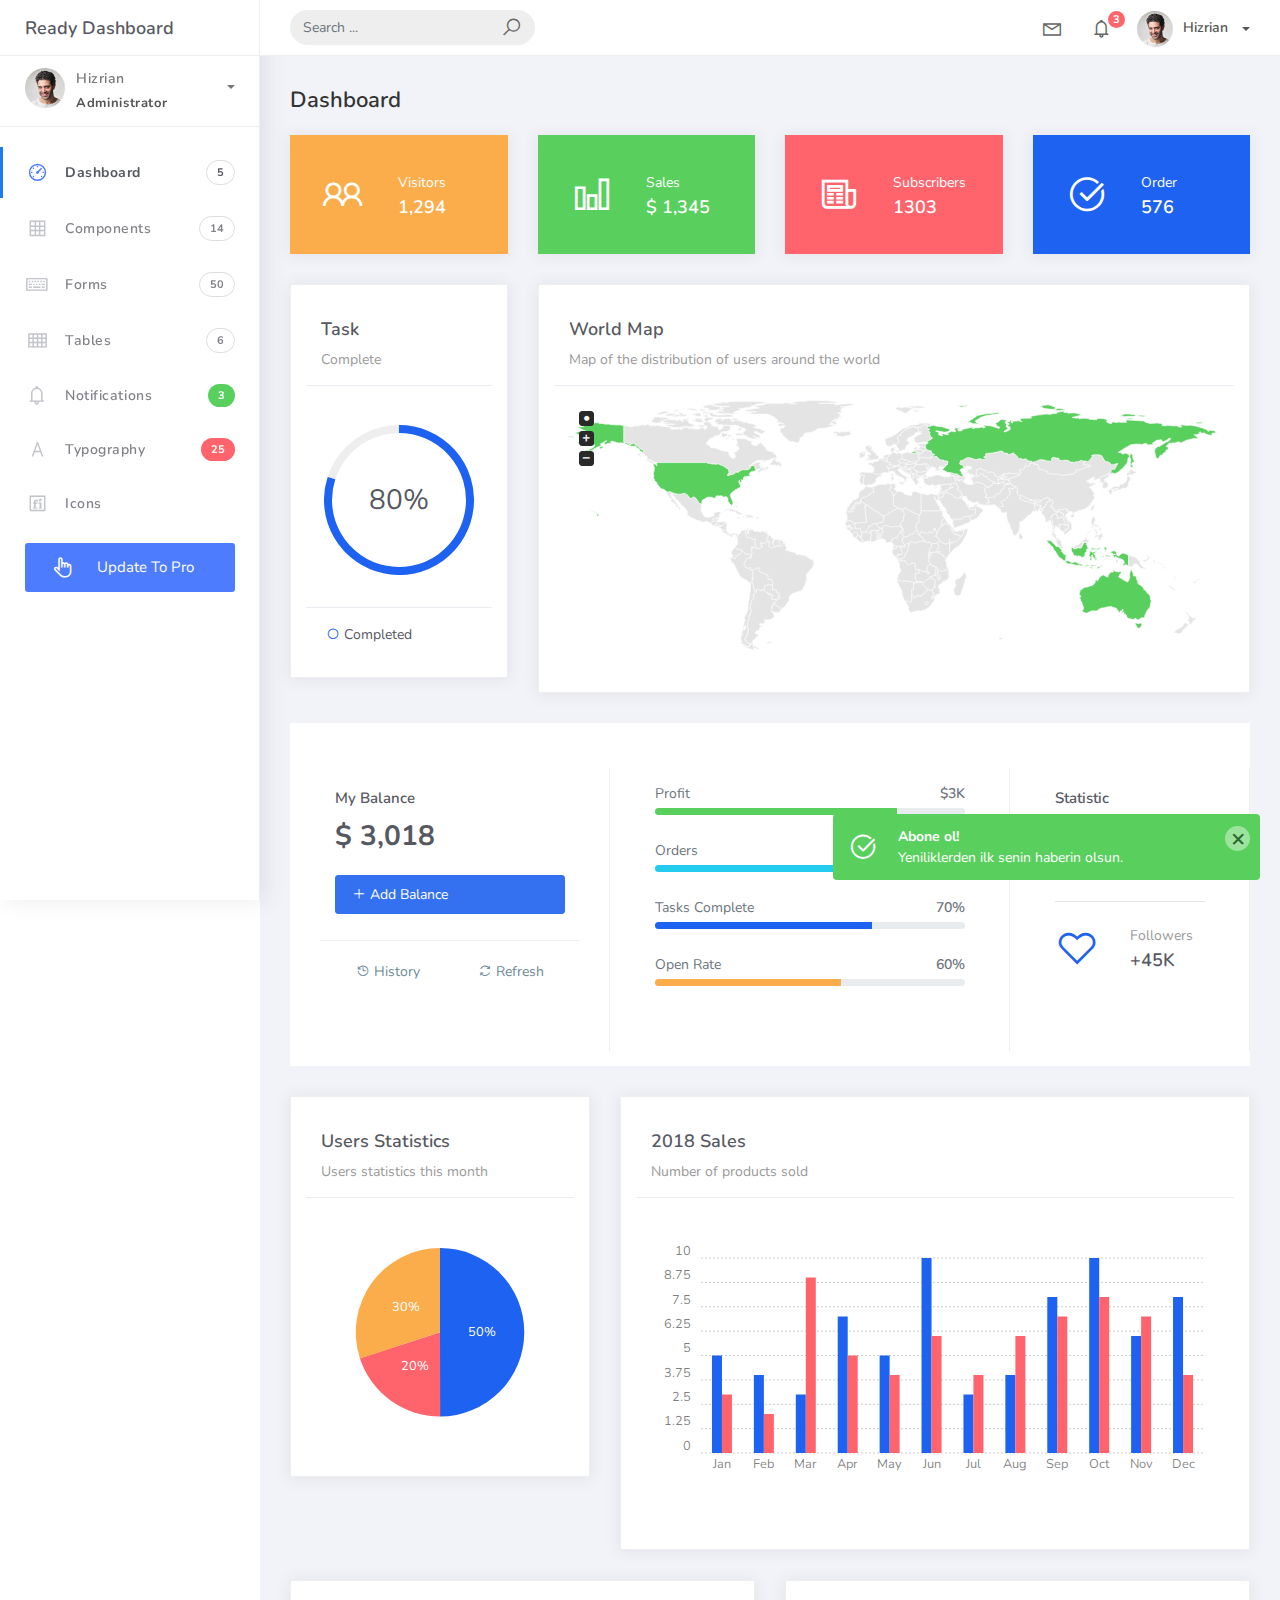
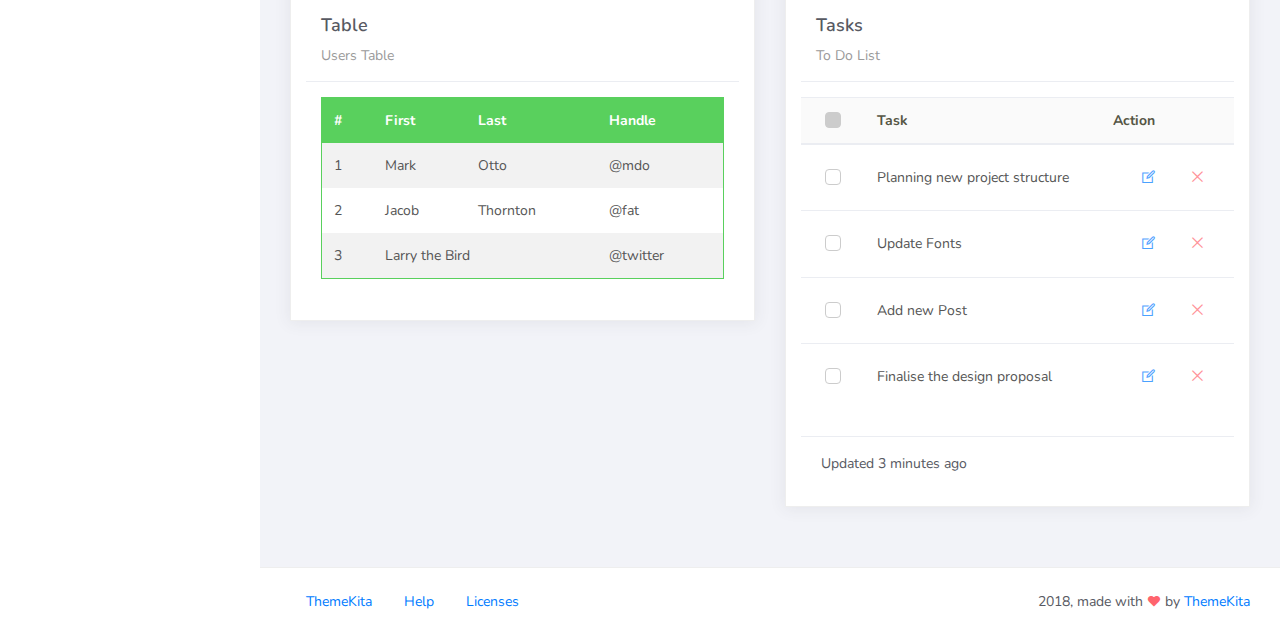
<file: TravelStaff/wwwroot/Ready-Bootstrap-Dashboard-master/index.html>
<!DOCTYPE html>
<html>
<head>
	<meta http-equiv="X-UA-Compatible" content="IE=edge,chrome=1" />
	<title>Ready Bootstrap Dashboard</title>
	<meta content='width=device-width, initial-scale=1.0, maximum-scale=1.0, user-scalable=0, shrink-to-fit=no' name='viewport' />
	<link rel="stylesheet" href="assets/css/bootstrap.min.css">
	<link rel="stylesheet" href="https://fonts.googleapis.com/css?family=Nunito:200,200i,300,300i,400,400i,600,600i,700,700i,800,800i,900,900i">
	<link rel="stylesheet" href="assets/css/ready.css">
	<link rel="stylesheet" href="assets/css/demo.css">
</head>
<body>
	<div class="wrapper">
		<div class="main-header">
			<div class="logo-header">
				<a href="index.html" class="logo">
					Ready Dashboard
				</a>
				<button class="navbar-toggler sidenav-toggler ml-auto" type="button" data-toggle="collapse" data-target="collapse" aria-controls="sidebar" aria-expanded="false" aria-label="Toggle navigation">
					<span class="navbar-toggler-icon"></span>
				</button>
				<button class="topbar-toggler more"><i class="la la-ellipsis-v"></i></button>
			</div>
			<nav class="navbar navbar-header navbar-expand-lg">
				<div class="container-fluid">
					
					<form class="navbar-left navbar-form nav-search mr-md-3" action="">
						<div class="input-group">
							<input type="text" placeholder="Search ..." class="form-control">
							<div class="input-group-append">
								<span class="input-group-text">
									<i class="la la-search search-icon"></i>
								</span>
							</div>
						</div>
					</form>
					<ul class="navbar-nav topbar-nav ml-md-auto align-items-center">
						<li class="nav-item dropdown hidden-caret">
							<a class="nav-link dropdown-toggle" href="#" id="navbarDropdown" role="button" data-toggle="dropdown" aria-haspopup="true" aria-expanded="false">
								<i class="la la-envelope"></i>
							</a>
							<div class="dropdown-menu" aria-labelledby="navbarDropdown">
								<a class="dropdown-item" href="#">Action</a>
								<a class="dropdown-item" href="#">Another action</a>
								<div class="dropdown-divider"></div>
								<a class="dropdown-item" href="#">Something else here</a>
							</div>
						</li>
						<li class="nav-item dropdown hidden-caret">
							<a class="nav-link dropdown-toggle" href="#" id="navbarDropdown" role="button" data-toggle="dropdown" aria-haspopup="true" aria-expanded="false">
								<i class="la la-bell"></i>
								<span class="notification">3</span>
							</a>
							<ul class="dropdown-menu notif-box" aria-labelledby="navbarDropdown">
								<li>
									<div class="dropdown-title">You have 4 new notification</div>
								</li>
								<li>
									<div class="notif-center">
										<a href="#">
											<div class="notif-icon notif-primary"> <i class="la la-user-plus"></i> </div>
											<div class="notif-content">
												<span class="block">
													New user registered
												</span>
												<span class="time">5 minutes ago</span> 
											</div>
										</a>
										<a href="#">
											<div class="notif-icon notif-success"> <i class="la la-comment"></i> </div>
											<div class="notif-content">
												<span class="block">
													Rahmad commented on Admin
												</span>
												<span class="time">12 minutes ago</span> 
											</div>
										</a>
										<a href="#">
											<div class="notif-img"> 
												<img src="assets/img/profile2.jpg" alt="Img Profile">
											</div>
											<div class="notif-content">
												<span class="block">
													Reza send messages to you
												</span>
												<span class="time">12 minutes ago</span> 
											</div>
										</a>
										<a href="#">
											<div class="notif-icon notif-danger"> <i class="la la-heart"></i> </div>
											<div class="notif-content">
												<span class="block">
													Farrah liked Admin
												</span>
												<span class="time">17 minutes ago</span> 
											</div>
										</a>
									</div>
								</li>
								<li>
									<a class="see-all" href="javascript:void(0);"> <strong>See all notifications</strong> <i class="la la-angle-right"></i> </a>
								</li>
							</ul>
						</li>
						<li class="nav-item dropdown">
							<a class="dropdown-toggle profile-pic" data-toggle="dropdown" href="#" aria-expanded="false"> <img src="assets/img/profile.jpg" alt="user-img" width="36" class="img-circle"><span >Hizrian</span></span> </a>
							<ul class="dropdown-menu dropdown-user">
								<li>
									<div class="user-box">
										<div class="u-img"><img src="assets/img/profile.jpg" alt="user"></div>
										<div class="u-text">
											<h4>Hizrian</h4>
											<p class="text-muted">hello@themekita.com</p><a href="profile.html" class="btn btn-rounded btn-danger btn-sm">View Profile</a></div>
										</div>
									</li>
									<div class="dropdown-divider"></div>
									<a class="dropdown-item" href="#"><i class="ti-user"></i> My Profile</a>
									<a class="dropdown-item" href="#"></i> My Balance</a>
									<a class="dropdown-item" href="#"><i class="ti-email"></i> Inbox</a>
									<div class="dropdown-divider"></div>
									<a class="dropdown-item" href="#"><i class="ti-settings"></i> Account Setting</a>
									<div class="dropdown-divider"></div>
									<a class="dropdown-item" href="#"><i class="fa fa-power-off"></i> Logout</a>
								</ul>
								<!-- /.dropdown-user -->
							</li>
						</ul>
					</div>
				</nav>
			</div>
			<div class="sidebar">
				<div class="scrollbar-inner sidebar-wrapper">
					<div class="user">
						<div class="photo">
							<img src="assets/img/profile.jpg">
						</div>
						<div class="info">
							<a class="" data-toggle="collapse" href="#collapseExample" aria-expanded="true">
								<span>
									Hizrian
									<span class="user-level">Administrator</span>
									<span class="caret"></span>
								</span>
							</a>
							<div class="clearfix"></div>

							<div class="collapse in" id="collapseExample" aria-expanded="true" style="">
								<ul class="nav">
									<li>
										<a href="#profile">
											<span class="link-collapse">My Profile</span>
										</a>
									</li>
									<li>
										<a href="#edit">
											<span class="link-collapse">Edit Profile</span>
										</a>
									</li>
									<li>
										<a href="#settings">
											<span class="link-collapse">Settings</span>
										</a>
									</li>
								</ul>
							</div>
						</div>
					</div>
					<ul class="nav">
						<li class="nav-item active">
							<a href="index.html">
								<i class="la la-dashboard"></i>
								<p>Dashboard</p>
								<span class="badge badge-count">5</span>
							</a>
						</li>
						<li class="nav-item">
							<a href="components.html">
								<i class="la la-table"></i>
								<p>Components</p>
								<span class="badge badge-count">14</span>
							</a>
						</li>
						<li class="nav-item">
							<a href="forms.html">
								<i class="la la-keyboard-o"></i>
								<p>Forms</p>
								<span class="badge badge-count">50</span>
							</a>
						</li>
						<li class="nav-item">
							<a href="tables.html">
								<i class="la la-th"></i>
								<p>Tables</p>
								<span class="badge badge-count">6</span>
							</a>
						</li>
						<li class="nav-item">
							<a href="notifications.html">
								<i class="la la-bell"></i>
								<p>Notifications</p>
								<span class="badge badge-success">3</span>
							</a>
						</li>
						<li class="nav-item">
							<a href="typography.html">
								<i class="la la-font"></i>
								<p>Typography</p>
								<span class="badge badge-danger">25</span>
							</a>
						</li>
						<li class="nav-item">
							<a href="icons.html">
								<i class="la la-fonticons"></i>
								<p>Icons</p>
							</a>
						</li>
						<li class="nav-item update-pro">
							<button  data-toggle="modal" data-target="#modalUpdate">
								<i class="la la-hand-pointer-o"></i>
								<p>Update To Pro</p>
							</button>
						</li>
					</ul>
				</div>
			</div>
			<div class="main-panel">
				<div class="content">
					<div class="container-fluid">
						<h4 class="page-title">Dashboard</h4>
						<div class="row">
							<div class="col-md-3">
								<div class="card card-stats card-warning">
									<div class="card-body ">
										<div class="row">
											<div class="col-5">
												<div class="icon-big text-center">
													<i class="la la-users"></i>
												</div>
											</div>
											<div class="col-7 d-flex align-items-center">
												<div class="numbers">
													<p class="card-category">Visitors</p>
													<h4 class="card-title">1,294</h4>
												</div>
											</div>
										</div>
									</div>
								</div>
							</div>
							<div class="col-md-3">
								<div class="card card-stats card-success">
									<div class="card-body ">
										<div class="row">
											<div class="col-5">
												<div class="icon-big text-center">
													<i class="la la-bar-chart"></i>
												</div>
											</div>
											<div class="col-7 d-flex align-items-center">
												<div class="numbers">
													<p class="card-category">Sales</p>
													<h4 class="card-title">$ 1,345</h4>
												</div>
											</div>
										</div>
									</div>
								</div>
							</div>
							<div class="col-md-3">
								<div class="card card-stats card-danger">
									<div class="card-body">
										<div class="row">
											<div class="col-5">
												<div class="icon-big text-center">
													<i class="la la-newspaper-o"></i>
												</div>
											</div>
											<div class="col-7 d-flex align-items-center">
												<div class="numbers">
													<p class="card-category">Subscribers</p>
													<h4 class="card-title">1303</h4>
												</div>
											</div>
										</div>
									</div>
								</div>
							</div>
							<div class="col-md-3">
								<div class="card card-stats card-primary">
									<div class="card-body ">
										<div class="row">
											<div class="col-5">
												<div class="icon-big text-center">
													<i class="la la-check-circle"></i>
												</div>
											</div>
											<div class="col-7 d-flex align-items-center">
												<div class="numbers">
													<p class="card-category">Order</p>
													<h4 class="card-title">576</h4>
												</div>
											</div>
										</div>
									</div>
								</div>
							</div>
<!-- 							<div class="col-md-3">
								<div class="card card-stats">
									<div class="card-body ">
										<div class="row">
											<div class="col-5">
												<div class="icon-big text-center icon-warning">
													<i class="la la-pie-chart text-warning"></i>
												</div>
											</div>
											<div class="col-7 d-flex align-items-center">
												<div class="numbers">
													<p class="card-category">Number</p>
													<h4 class="card-title">150GB</h4>
												</div>
											</div>
										</div>
									</div>
								</div>
							</div>
							<div class="col-md-3">
								<div class="card card-stats">
									<div class="card-body ">
										<div class="row">
											<div class="col-5">
												<div class="icon-big text-center">
													<i class="la la-bar-chart text-success"></i>
												</div>
											</div>
											<div class="col-7 d-flex align-items-center">
												<div class="numbers">
													<p class="card-category">Revenue</p>
													<h4 class="card-title">$ 1,345</h4>
												</div>
											</div>
										</div>
									</div>
								</div>
							</div>
							<div class="col-md-3">
								<div class="card card-stats">
									<div class="card-body">
										<div class="row">
											<div class="col-5">
												<div class="icon-big text-center">
													<i class="la la-times-circle-o text-danger"></i>
												</div>
											</div>
											<div class="col-7 d-flex align-items-center">
												<div class="numbers">
													<p class="card-category">Errors</p>
													<h4 class="card-title">23</h4>
												</div>
											</div>
										</div>
									</div>
								</div>
							</div>
							<div class="col-md-3">
								<div class="card card-stats">
									<div class="card-body">
										<div class="row">
											<div class="col-5">
												<div class="icon-big text-center">
													<i class="la la-heart-o text-primary"></i>
												</div>
											</div>
											<div class="col-7 d-flex align-items-center">
												<div class="numbers">
													<p class="card-category">Followers</p>
													<h4 class="card-title">+45K</h4>
												</div>
											</div>
										</div>
									</div>
								</div>
							</div> -->
						</div>
						<div class="row">
							<div class="col-md-3">
								<div class="card">
									<div class="card-header">
										<h4 class="card-title">Task</h4>
										<p class="card-category">Complete</p>
									</div>
									<div class="card-body">
										<div id="task-complete" class="chart-circle mt-4 mb-3"></div>
									</div>
									<div class="card-footer">
										<div class="legend"><i class="la la-circle text-primary"></i> Completed</div>
									</div>
								</div>
							</div>
							<div class="col-md-9">
								<div class="card">
									<div class="card-header">
										<h4 class="card-title">World Map</h4>
										<p class="card-category">
										Map of the distribution of users around the world</p>
									</div>
									<div class="card-body">
										<div class="mapcontainer">
											<div class="map">
												<span>Alternative content for the map</span>
											</div>
										</div>
									</div>
								</div>
							</div>
						</div>
						<div class="row row-card-no-pd">
							<div class="col-md-4">
								<div class="card">
									<div class="card-body">
										<p class="fw-bold mt-1">My Balance</p>
										<h4><b>$ 3,018</b></h4>
										<a href="#" class="btn btn-primary btn-full text-left mt-3 mb-3"><i class="la la-plus"></i> Add Balance</a>
									</div>
									<div class="card-footer">
										<ul class="nav">
											<li class="nav-item"><a class="btn btn-default btn-link" href="#"><i class="la la-history"></i> History</a></li>
											<li class="nav-item ml-auto"><a class="btn btn-default btn-link" href="#"><i class="la la-refresh"></i> Refresh</a></li>
										</ul>
									</div>
								</div>
							</div>
							<div class="col-md-5">
								<div class="card">
									<div class="card-body">
										<div class="progress-card">
											<div class="d-flex justify-content-between mb-1">
												<span class="text-muted">Profit</span>
												<span class="text-muted fw-bold"> $3K</span>
											</div>
											<div class="progress mb-2" style="height: 7px;">
												<div class="progress-bar bg-success" role="progressbar" style="width: 78%" aria-valuenow="78" aria-valuemin="0" aria-valuemax="100" data-toggle="tooltip" data-placement="top" title="78%"></div>
											</div>
										</div>
										<div class="progress-card">
											<div class="d-flex justify-content-between mb-1">
												<span class="text-muted">Orders</span>
												<span class="text-muted fw-bold"> 576</span>
											</div>
											<div class="progress mb-2" style="height: 7px;">
												<div class="progress-bar bg-info" role="progressbar" style="width: 65%" aria-valuenow="60" aria-valuemin="0" aria-valuemax="100" data-toggle="tooltip" data-placement="top" title="65%"></div>
											</div>
										</div>
										<div class="progress-card">
											<div class="d-flex justify-content-between mb-1">
												<span class="text-muted">Tasks Complete</span>
												<span class="text-muted fw-bold"> 70%</span>
											</div>
											<div class="progress mb-2" style="height: 7px;">
												<div class="progress-bar bg-primary" role="progressbar" style="width: 70%" aria-valuenow="70" aria-valuemin="0" aria-valuemax="100" data-toggle="tooltip" data-placement="top" title="70%"></div>
											</div>
										</div>
										<div class="progress-card">
											<div class="d-flex justify-content-between mb-1">
												<span class="text-muted">Open Rate</span>
												<span class="text-muted fw-bold"> 60%</span>
											</div>
											<div class="progress mb-2" style="height: 7px;">
												<div class="progress-bar bg-warning" role="progressbar" style="width: 60%" aria-valuenow="60" aria-valuemin="0" aria-valuemax="100" data-toggle="tooltip" data-placement="top" title="60%"></div>
											</div>
										</div>
									</div>
								</div>
							</div>
							<div class="col-md-3">
								<div class="card card-stats">
									<div class="card-body">
										<p class="fw-bold mt-1">Statistic</p>
										<div class="row">
											<div class="col-5">
												<div class="icon-big text-center icon-warning">
													<i class="la la-pie-chart text-warning"></i>
												</div>
											</div>
											<div class="col-7 d-flex align-items-center">
												<div class="numbers">
													<p class="card-category">Number</p>
													<h4 class="card-title">150GB</h4>
												</div>
											</div>
										</div>
										<hr/>
										<div class="row">
											<div class="col-5">
												<div class="icon-big text-center">
													<i class="la la-heart-o text-primary"></i>
												</div>
											</div>
											<div class="col-7 d-flex align-items-center">
												<div class="numbers">
													<p class="card-category">Followers</p>
													<h4 class="card-title">+45K</h4>
												</div>
											</div>
										</div>
									</div>
								</div>
							</div>
						</div>
						<div class="row">
							<div class="col-md-4">
								<div class="card">
									<div class="card-header">
										<h4 class="card-title">Users Statistics</h4>
										<p class="card-category">
										Users statistics this month</p>
									</div>
									<div class="card-body">
										<div id="monthlyChart" class="chart chart-pie"></div>
									</div>
								</div>
							</div>
							<div class="col-md-8">
								<div class="card">
									<div class="card-header">
										<h4 class="card-title">2018 Sales</h4>
										<p class="card-category">
										Number of products sold</p>
									</div>
									<div class="card-body">
										<div id="salesChart" class="chart"></div>
									</div>
								</div>
							</div>
							<div class="col-md-6">
								<div class="card">
									<div class="card-header ">
										<h4 class="card-title">Table</h4>
										<p class="card-category">Users Table</p>
									</div>
									<div class="card-body">
										<table class="table table-head-bg-success table-striped table-hover">
											<thead>
												<tr>
													<th scope="col">#</th>
													<th scope="col">First</th>
													<th scope="col">Last</th>
													<th scope="col">Handle</th>
												</tr>
											</thead>
											<tbody>
												<tr>
													<td>1</td>
													<td>Mark</td>
													<td>Otto</td>
													<td>@mdo</td>
												</tr>
												<tr>
													<td>2</td>
													<td>Jacob</td>
													<td>Thornton</td>
													<td>@fat</td>
												</tr>
												<tr>
													<td>3</td>
													<td colspan="2">Larry the Bird</td>
													<td>@twitter</td>
												</tr>
											</tbody>
										</table>
									</div>
								</div>
							</div>
							<div class="col-md-6">
								<div class="card card-tasks">
									<div class="card-header ">
										<h4 class="card-title">Tasks</h4>
										<p class="card-category">To Do List</p>
									</div>
									<div class="card-body ">
										<div class="table-full-width">
											<table class="table">
												<thead>
													<tr>
														<th>
															<div class="form-check">
																<label class="form-check-label">
																	<input class="form-check-input  select-all-checkbox" type="checkbox" data-select="checkbox" data-target=".task-select">
																	<span class="form-check-sign"></span>
																</label>
															</div>
														</th>
														<th>Task</th>
														<th>Action</th>
													</tr>
												</thead>
												<tbody>
													<tr>
														<td>
															<div class="form-check">
																<label class="form-check-label">
																	<input class="form-check-input task-select" type="checkbox">
																	<span class="form-check-sign"></span>
																</label>
															</div>
														</td>
														<td>Planning new project structure</td>
														<td class="td-actions text-right">
															<div class="form-button-action">
																<button type="button" data-toggle="tooltip" title="Edit Task" class="btn btn-link <btn-simple-primary">
																	<i class="la la-edit"></i>
																</button>
																<button type="button" data-toggle="tooltip" title="Remove" class="btn btn-link btn-simple-danger">
																	<i class="la la-times"></i>
																</button>
															</div>
														</td>
													</tr>
													<tr>
														<td>
															<div class="form-check">
																<label class="form-check-label">
																	<input class="form-check-input task-select" type="checkbox">
																	<span class="form-check-sign"></span>
																</label>
															</div>
														</td>
														<td>Update Fonts</td>
														<td class="td-actions text-right">
															<div class="form-button-action">
																<button type="button" data-toggle="tooltip" title="Edit Task" class="btn btn-link <btn-simple-primary">
																	<i class="la la-edit"></i>
																</button>
																<button type="button" data-toggle="tooltip" title="Remove" class="btn btn-link btn-simple-danger">
																	<i class="la la-times"></i>
																</button>
															</div>
														</td>
													</tr>
													<tr>
														<td>
															<div class="form-check">
																<label class="form-check-label">
																	<input class="form-check-input task-select" type="checkbox">
																	<span class="form-check-sign"></span>
																</label>
															</div>
														</td>
														<td>Add new Post
														</td>
														<td class="td-actions text-right">
															<div class="form-button-action">
																<button type="button" data-toggle="tooltip" title="Edit Task" class="btn btn-link <btn-simple-primary">
																	<i class="la la-edit"></i>
																</button>
																<button type="button" data-toggle="tooltip" title="Remove" class="btn btn-link btn-simple-danger">
																	<i class="la la-times"></i>
																</button>
															</div>
														</td>
													</tr>
													<tr>
														<td>
															<div class="form-check">
																<label class="form-check-label">
																	<input class="form-check-input task-select" type="checkbox">
																	<span class="form-check-sign"></span>
																</label>
															</div>
														</td>
														<td>Finalise the design proposal</td>
														<td class="td-actions text-right">
															<div class="form-button-action">
																<button type="button" data-toggle="tooltip" title="Edit Task" class="btn btn-link <btn-simple-primary">
																	<i class="la la-edit"></i>
																</button>
																<button type="button" data-toggle="tooltip" title="Remove" class="btn btn-link btn-simple-danger">
																	<i class="la la-times"></i>
																</button>
															</div>
														</td>
													</tr>
												</tbody>
											</table>
										</div>
									</div>
									<div class="card-footer ">
										<div class="stats">
											<i class="now-ui-icons loader_refresh spin"></i> Updated 3 minutes ago
										</div>
									</div>
								</div>
							</div>
						</div>
					</div>
				</div>
				<footer class="footer">
					<div class="container-fluid">
						<nav class="pull-left">
							<ul class="nav">
								<li class="nav-item">
									<a class="nav-link" href="http://www.themekita.com">
										ThemeKita
									</a>
								</li>
								<li class="nav-item">
									<a class="nav-link" href="#">
										Help
									</a>
								</li>
								<li class="nav-item">
									<a class="nav-link" href="https://themewagon.com/license/#free-item">
										Licenses
									</a>
								</li>
							</ul>
						</nav>
						<div class="copyright ml-auto">
							2018, made with <i class="la la-heart heart text-danger"></i> by <a href="http://www.themekita.com">ThemeKita</a>
						</div>				
					</div>
				</footer>
			</div>
		</div>
	</div>
	<!-- Modal -->
	<div class="modal fade" id="modalUpdate" tabindex="-1" role="dialog" aria-labelledby="modalUpdatePro" aria-hidden="true">
		<div class="modal-dialog modal-dialog-centered" role="document">
			<div class="modal-content">
				<div class="modal-header bg-primary">
					<h6 class="modal-title"><i class="la la-frown-o"></i> Under Development</h6>
					<button type="button" class="close" data-dismiss="modal" aria-label="Close">
						<span aria-hidden="true">&times;</span>
					</button>
				</div>
				<div class="modal-body text-center">									
					<p>Currently the pro version of the <b>Ready Dashboard</b> Bootstrap is in progress development</p>
					<p>
						<b>We'll let you know when it's done</b></p>
				</div>
				<div class="modal-footer">
					<button type="button" class="btn btn-secondary" data-dismiss="modal">Close</button>
				</div>
			</div>
		</div>
	</div>
</body>
<script src="assets/js/core/jquery.3.2.1.min.js"></script>
<script src="assets/js/plugin/jquery-ui-1.12.1.custom/jquery-ui.min.js"></script>
<script src="assets/js/core/popper.min.js"></script>
<script src="assets/js/core/bootstrap.min.js"></script>
<script src="assets/js/plugin/chartist/chartist.min.js"></script>
<script src="assets/js/plugin/chartist/plugin/chartist-plugin-tooltip.min.js"></script>
<script src="assets/js/plugin/bootstrap-notify/bootstrap-notify.min.js"></script>
<script src="assets/js/plugin/bootstrap-toggle/bootstrap-toggle.min.js"></script>
<script src="assets/js/plugin/jquery-mapael/jquery.mapael.min.js"></script>
<script src="assets/js/plugin/jquery-mapael/maps/world_countries.min.js"></script>
<script src="assets/js/plugin/chart-circle/circles.min.js"></script>
<script src="assets/js/plugin/jquery-scrollbar/jquery.scrollbar.min.js"></script>
<script src="assets/js/ready.min.js"></script>
<script src="assets/js/demo.js"></script>
</html>
</file>
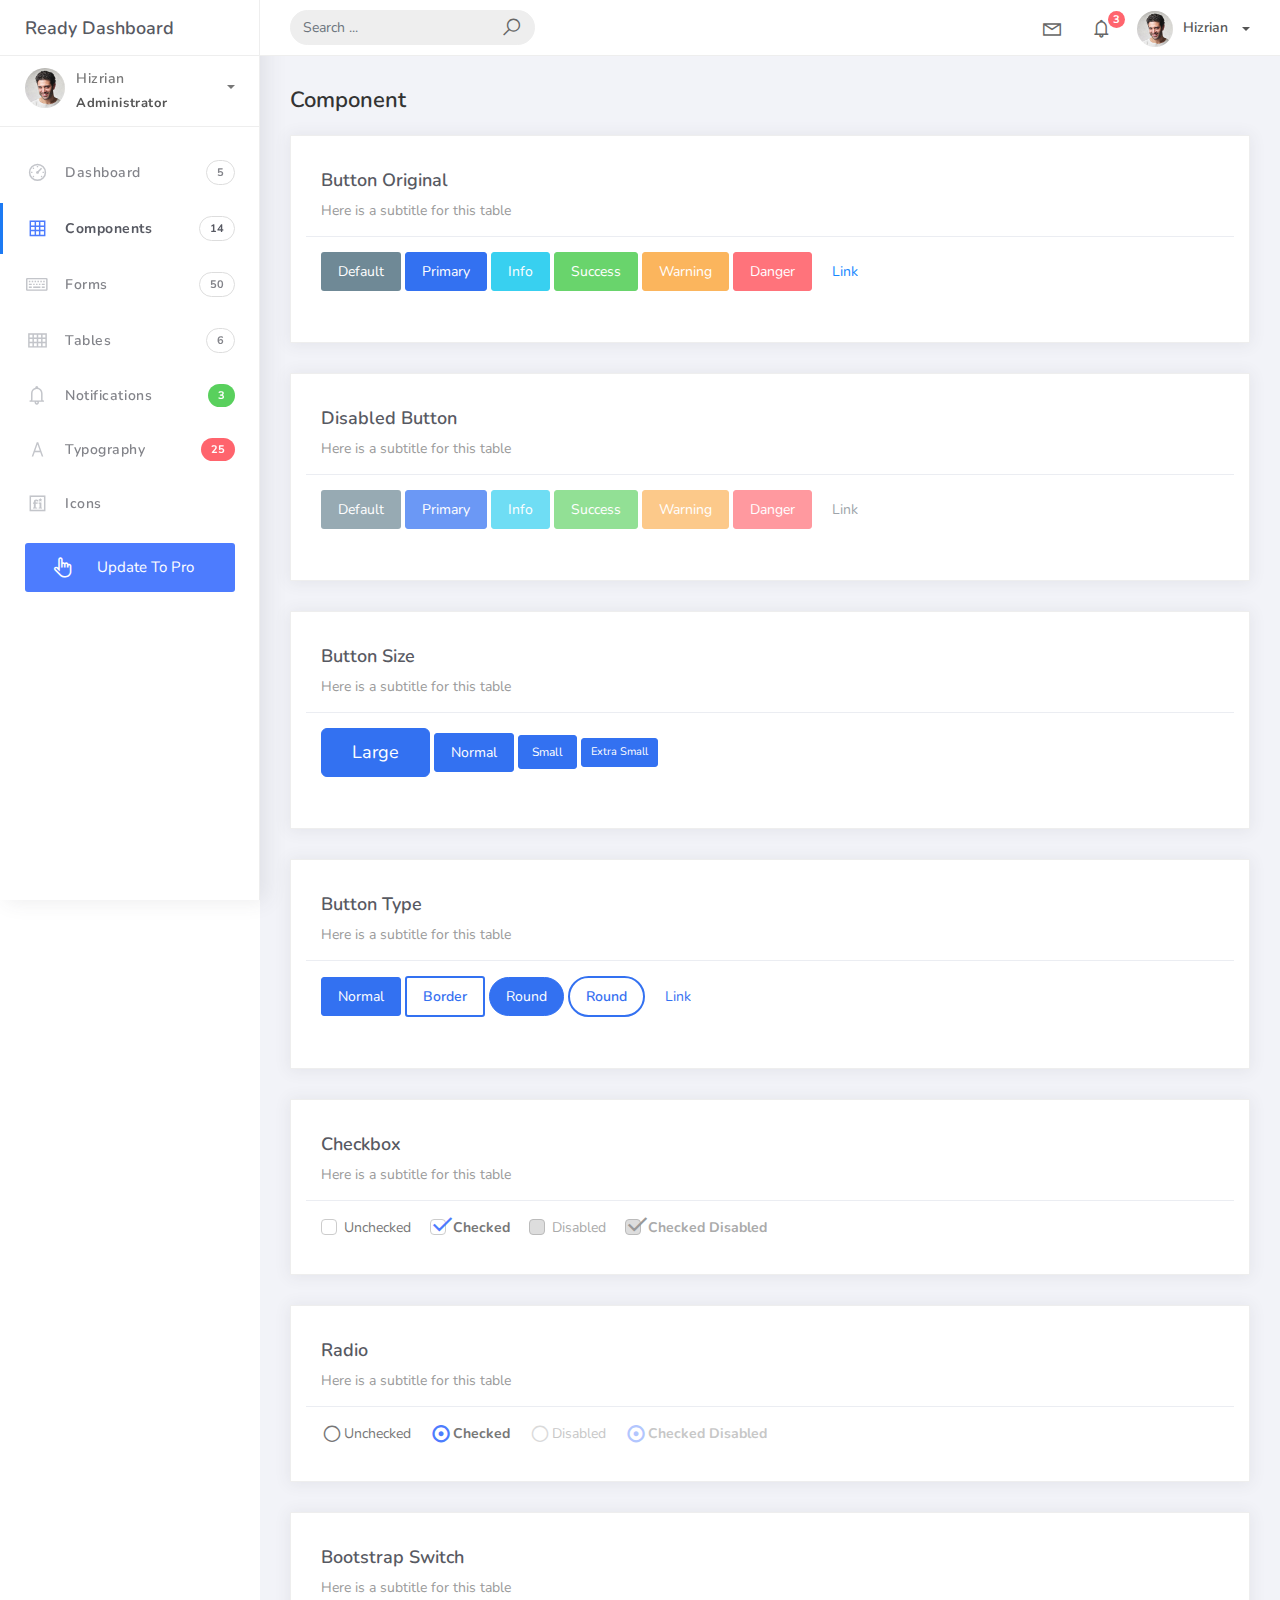
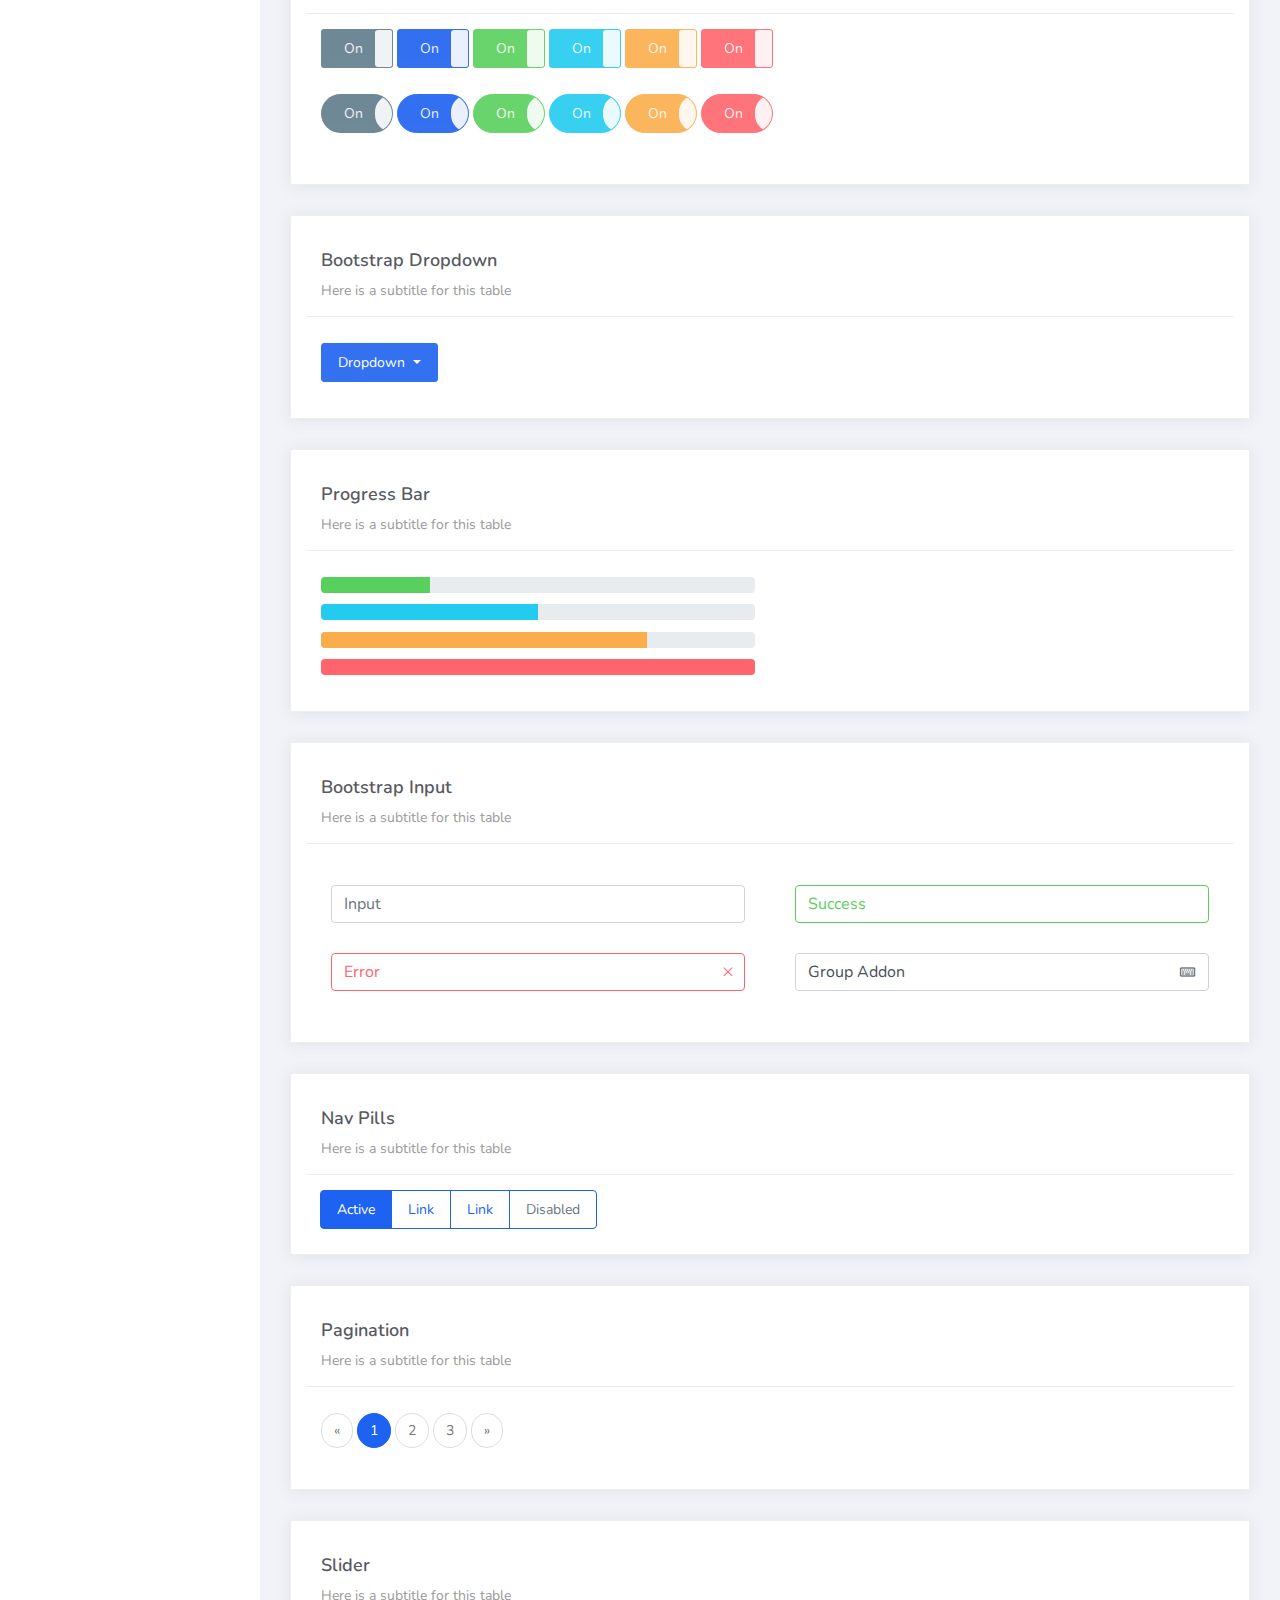
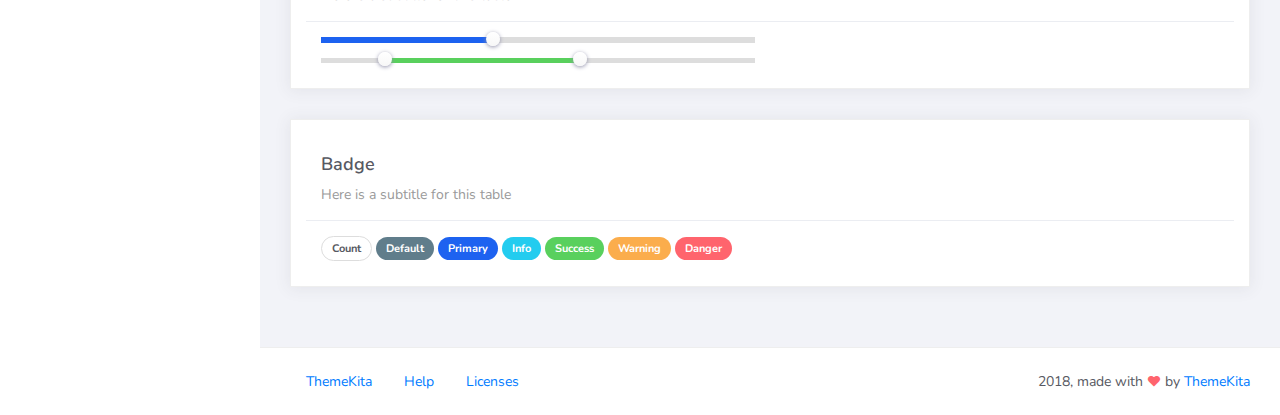
<file: TravelStaff/wwwroot/Ready-Bootstrap-Dashboard-master/components.html>
<!DOCTYPE html>
<html>
<head>
	<meta http-equiv="X-UA-Compatible" content="IE=edge,chrome=1" />
	<title>Components - Ready Bootstrap Dashboard</title>
	<meta content='width=device-width, initial-scale=1.0, maximum-scale=1.0, user-scalable=0, shrink-to-fit=no' name='viewport' />
	<link rel="stylesheet" href="assets/css/bootstrap.min.css">
	<link rel="stylesheet" href="https://fonts.googleapis.com/css?family=Nunito:200,200i,300,300i,400,400i,600,600i,700,700i,800,800i,900,900i">
	<link rel="stylesheet" href="assets/css/ready.css">
	<link rel="stylesheet" href="assets/css/demo.css">
</head>
<body>
	<div class="wrapper">
		<div class="main-header">
			<div class="logo-header">
				<a href="index.html" class="logo">
					Ready Dashboard
				</a>
				<button class="navbar-toggler sidenav-toggler ml-auto" type="button" data-toggle="collapse" data-target="collapse" aria-controls="sidebar" aria-expanded="false" aria-label="Toggle navigation">
					<span class="navbar-toggler-icon"></span>
				</button>
				<button class="topbar-toggler more"><i class="la la-ellipsis-v"></i></button>
			</div>
			<nav class="navbar navbar-header navbar-expand-lg">
				<div class="container-fluid">
					
					<form class="navbar-left navbar-form nav-search mr-md-3" action="">
						<div class="input-group">
							<input type="text" placeholder="Search ..." class="form-control">
							<div class="input-group-append">
								<span class="input-group-text">
									<i class="la la-search search-icon"></i>
								</span>
							</div>
						</div>
					</form>
					<ul class="navbar-nav topbar-nav ml-md-auto align-items-center">
						<li class="nav-item dropdown hidden-caret">
							<a class="nav-link dropdown-toggle" href="#" id="navbarDropdown" role="button" data-toggle="dropdown" aria-haspopup="true" aria-expanded="false">
								<i class="la la-envelope"></i>
							</a>
							<div class="dropdown-menu" aria-labelledby="navbarDropdown">
								<a class="dropdown-item" href="#">Action</a>
								<a class="dropdown-item" href="#">Another action</a>
								<div class="dropdown-divider"></div>
								<a class="dropdown-item" href="#">Something else here</a>
							</div>
						</li>
						<li class="nav-item dropdown hidden-caret">
							<a class="nav-link dropdown-toggle" href="#" id="navbarDropdown" role="button" data-toggle="dropdown" aria-haspopup="true" aria-expanded="false">
								<i class="la la-bell"></i>
								<span class="notification">3</span>
							</a>
							<ul class="dropdown-menu notif-box" aria-labelledby="navbarDropdown">
								<li>
									<div class="dropdown-title">You have 4 new notification</div>
								</li>
								<li>
									<div class="notif-center">
										<a href="#">
											<div class="notif-icon notif-primary"> <i class="la la-user-plus"></i> </div>
											<div class="notif-content">
												<span class="block">
													New user registered
												</span>
												<span class="time">5 minutes ago</span> 
											</div>
										</a>
										<a href="#">
											<div class="notif-icon notif-success"> <i class="la la-comment"></i> </div>
											<div class="notif-content">
												<span class="block">
													Rahmad commented on Admin
												</span>
												<span class="time">12 minutes ago</span> 
											</div>
										</a>
										<a href="#">
											<div class="notif-img"> 
												<img src="assets/img/profile2.jpg" alt="Img Profile">
											</div>
											<div class="notif-content">
												<span class="block">
													Reza send messages to you
												</span>
												<span class="time">12 minutes ago</span> 
											</div>
										</a>
										<a href="#">
											<div class="notif-icon notif-danger"> <i class="la la-heart"></i> </div>
											<div class="notif-content">
												<span class="block">
													Farrah liked Admin
												</span>
												<span class="time">17 minutes ago</span> 
											</div>
										</a>
									</div>
								</li>
								<li>
									<a class="see-all" href="javascript:void(0);"> <strong>See all notifications</strong> <i class="la la-angle-right"></i> </a>
								</li>
							</ul>
						</li>
						<li class="nav-item dropdown">
							<a class="dropdown-toggle profile-pic" data-toggle="dropdown" href="#" aria-expanded="false"> <img src="assets/img/profile.jpg" alt="user-img" width="36" class="img-circle"><span >Hizrian</span></span> </a>
							<ul class="dropdown-menu dropdown-user">
								<li>
									<div class="user-box">
										<div class="u-img"><img src="assets/img/profile.jpg" alt="user"></div>
										<div class="u-text">
											<h4>Hizrian</h4>
											<p class="text-muted">hello@themekita.com</p><a href="profile.html" class="btn btn-rounded btn-danger btn-sm">View Profile</a></div>
										</div>
									</li>
									<div class="dropdown-divider"></div>
									<a class="dropdown-item" href="#"><i class="ti-user"></i> My Profile</a>
									<a class="dropdown-item" href="#"></i> My Balance</a>
									<a class="dropdown-item" href="#"><i class="ti-email"></i> Inbox</a>
									<div class="dropdown-divider"></div>
									<a class="dropdown-item" href="#"><i class="ti-settings"></i> Account Setting</a>
									<div class="dropdown-divider"></div>
									<a class="dropdown-item" href="#"><i class="fa fa-power-off"></i> Logout</a>
								</ul>
								<!-- /.dropdown-user -->
							</li>
						</ul>
					</div>
				</nav>
			</div>
			<div class="sidebar">
				<div class="scrollbar-inner sidebar-wrapper">
					<div class="user">
						<div class="photo">
							<img src="assets/img/profile.jpg">
						</div>
						<div class="info">
							<a class="" data-toggle="collapse" href="#collapseExample" aria-expanded="true">
								<span>
									Hizrian
									<span class="user-level">Administrator</span>
									<span class="caret"></span>
								</span>
							</a>
							<div class="clearfix"></div>

							<div class="collapse in" id="collapseExample" aria-expanded="true" style="">
								<ul class="nav">
									<li>
										<a href="#profile">
											<span class="link-collapse">My Profile</span>
										</a>
									</li>
									<li>
										<a href="#edit">
											<span class="link-collapse">Edit Profile</span>
										</a>
									</li>
									<li>
										<a href="#settings">
											<span class="link-collapse">Settings</span>
										</a>
									</li>
								</ul>
							</div>
						</div>
					</div>
					<ul class="nav">
						<li class="nav-item">
							<a href="index.html">
								<i class="la la-dashboard"></i>
								<p>Dashboard</p>
								<span class="badge badge-count">5</span>
							</a>
						</li>
						<li class="nav-item active">
							<a href="components.html">
								<i class="la la-table"></i>
								<p>Components</p>
								<span class="badge badge-count">14</span>
							</a>
						</li>
						<li class="nav-item">
							<a href="forms.html">
								<i class="la la-keyboard-o"></i>
								<p>Forms</p>
								<span class="badge badge-count">50</span>
							</a>
						</li>
						<li class="nav-item">
							<a href="tables.html">
								<i class="la la-th"></i>
								<p>Tables</p>
								<span class="badge badge-count">6</span>
							</a>
						</li>
						<li class="nav-item">
							<a href="notifications.html">
								<i class="la la-bell"></i>
								<p>Notifications</p>
								<span class="badge badge-success">3</span>
							</a>
						</li>
						<li class="nav-item">
							<a href="typography.html">
								<i class="la la-font"></i>
								<p>Typography</p>
								<span class="badge badge-danger">25</span>
							</a>
						</li>
						<li class="nav-item">
							<a href="icons.html">
								<i class="la la-fonticons"></i>
								<p>Icons</p>
							</a>
						</li>
						<li class="nav-item update-pro">
							<button  data-toggle="modal" data-target="#modalUpdate">
								<i class="la la-hand-pointer-o"></i>
								<p>Update To Pro</p>
							</button>
						</li>
					</ul>
				</div>
			</div>
			<div class="main-panel">
				<div class="content">
					<div class="container-fluid">
						<h4 class="page-title">Component</h4>
						<div class="row">
							<div class="col-md-12">
								<div class="card">
									<div class="card-header">
										<h4 class="card-title">Button Original</h4>
										<p class="card-category">Here is a subtitle for this table</p>
									</div>
									<div class="card-body">
										<p class="demo">
											<button class="btn btn-default">Default</button>

											<button class="btn btn-primary">Primary</button>

											<button class="btn btn-info">Info</button>

											<button class="btn btn-success">Success</button>

											<button class="btn btn-warning">Warning</button>

											<button class="btn btn-danger">Danger</button>

											<button class="btn btn-link">Link</button>
										</p>
									</div>
								</div>
							</div>
							<div class="col-md-12">
								<div class="card">
									<div class="card-header">
										<h4 class="card-title">Disabled Button</h4>
										<p class="card-category">Here is a subtitle for this table</p>
									</div>
									<div class="card-body">
										<p class="demo">
											<button class="btn btn-default" disabled="disabled">Default</button>

											<button class="btn btn-primary" disabled="disabled">Primary</button>

											<button class="btn btn-info" disabled="disabled">Info</button>

											<button class="btn btn-success" disabled="disabled">Success</button>

											<button class="btn btn-warning" disabled="disabled">Warning</button>

											<button class="btn btn-danger" disabled="disabled">Danger</button>

											<button class="btn btn-link" disabled>Link</button>
										</p>
									</div>
								</div>
							</div>
							<div class="col-md-12">
								<div class="card">
									<div class="card-header">
										<h4 class="card-title">Button Size</h4>
										<p class="card-category">Here is a subtitle for this table</p>
									</div>
									<div class="card-body">
										<p class="demo">
											<button class="btn btn-primary btn-lg">Large</button>

											<button class="btn btn-primary">Normal</button>

											<button class="btn btn-primary btn-sm">Small</button>

											<button class="btn btn-primary btn-xs">Extra Small</button>
										</p>
									</div>
								</div>
							</div>
							<div class="col-md-12">
								<div class="card">
									<div class="card-header">
										<h4 class="card-title">Button Type</h4>
										<p class="card-category">Here is a subtitle for this table</p>
									</div>
									<div class="card-body">
										<p class="demo">
											<button class="btn btn-primary">Normal</button>
											<button class="btn btn-primary btn-border">Border</button>

											<button class="btn btn-primary btn-round">Round</button>

											<button class="btn btn-primary btn-border btn-round">Round</button>

											<button class="btn btn-primary btn-link">Link</button>
										</p>
									</div>
								</div>
							</div>
							<div class="col-md-12">
								<div class="card">
									<div class="card-header">
										<h4 class="card-title">Checkbox</h4>
										<p class="card-category">Here is a subtitle for this table</p>
									</div>
									<div class="card-body">
										<p class="demo">
											<label class="form-check-label">
												<input class="form-check-input" type="checkbox" value="">
												<span class="form-check-sign">Unchecked</span>
											</label>

											<label class="form-check-label">
												<input class="form-check-input" type="checkbox" value="" checked>
												<span class="form-check-sign">Checked</span>
											</label>

											<label class="form-check-label">
												<input class="form-check-input" type="checkbox" value="" disabled>
												<span class="form-check-sign">Disabled</span>
											</label>

											<label class="form-check-label">
												<input class="form-check-input" type="checkbox" value="" checked disabled>
												<span class="form-check-sign">Checked Disabled</span>
											</label>
										</p>
									</div>
								</div>
							</div>
							<div class="col-md-12">
								<div class="card">
									<div class="card-header">
										<h4 class="card-title">Radio</h4>
										<p class="card-category">Here is a subtitle for this table</p>
									</div>
									<div class="card-body">
										<p class="demo">
											<label class="form-radio-label">
												<input class="form-radio-input" type="radio" name="optionsRadios" value="">
												<span class="form-radio-sign">Unchecked</span>
											</label>
											<label class="form-radio-label">
												<input class="form-radio-input" type="radio" name="optionsRadios" value="" checked>
												<span class="form-radio-sign">Checked</span>
											</label>
											<label class="form-radio-label">
												<input class="form-radio-input" type="radio" value="" disabled>
												<span class="form-radio-sign">Disabled</span>
											</label>
											<label class="form-radio-label">
												<input class="form-radio-input" type="radio" value="" checked disabled>
												<span class="form-radio-sign">Checked Disabled</span>
											</label>
										</p>
									</div>
								</div>
							</div>
							<div class="col-md-12">
								<div class="card">
									<div class="card-header">
										<h4 class="card-title">Bootstrap Switch</h4>
										<p class="card-category">Here is a subtitle for this table</p>
									</div>
									<div class="card-body">
										<p class="demo">
											<input type="checkbox" checked data-toggle="toggle" data-onstyle="default">
											<input type="checkbox" checked data-toggle="toggle" data-onstyle="primary">
											<input type="checkbox" checked data-toggle="toggle" data-onstyle="success">
											<input type="checkbox" checked data-toggle="toggle" data-onstyle="info">
											<input type="checkbox" checked data-toggle="toggle" data-onstyle="warning">
											<input type="checkbox" checked data-toggle="toggle" data-onstyle="danger">
										</p>
										<p class="demo">
											<input type="checkbox" checked data-toggle="toggle" data-onstyle="default" data-style="btn-round">
											<input type="checkbox" checked data-toggle="toggle" data-onstyle="primary" data-style="btn-round">
											<input type="checkbox" checked data-toggle="toggle" data-onstyle="success" data-style="btn-round">
											<input type="checkbox" checked data-toggle="toggle" data-onstyle="info" data-style="btn-round">
											<input type="checkbox" checked data-toggle="toggle" data-onstyle="warning" data-style="btn-round">
											<input type="checkbox" checked data-toggle="toggle" data-onstyle="danger" data-style="btn-round">
										</p>
									</div>
								</div>
							</div>
							<div class="col-md-12">
								<div class="card">
									<div class="card-header">
										<h4 class="card-title">Bootstrap Dropdown</h4>
										<p class="card-category">Here is a subtitle for this table</p>
									</div>
									<div class="card-body">
										<p class="demo">
											<div class="dropdown">

												<button class="btn btn-primary dropdown-toggle" type="button" id="dropdownMenu1" data-toggle="dropdown">

													Dropdown

												</button>

												<ul class="dropdown-menu" role="menu" aria-labelledby="dropdownMenu">

													<a class="dropdown-item" href="#">Action</a>
													<a class="dropdown-item" href="#">Another action</a>
													<div class="dropdown-divider"></div>
													<a class="dropdown-item" href="#">Something else here</a>

												</ul>

											</div>
										</p>
									</div>
								</div>
							</div>
							<div class="col-md-12">
								<div class="card">
									<div class="card-header">
										<h4 class="card-title">Progress Bar</h4>
										<p class="card-category">Here is a subtitle for this table</p>
									</div>
									<div class="card-body">
										<div class="row">
											<div class="col-md-6">
												<p class="demo">
													<div class="progress">
														<div class="progress-bar bg-success" role="progressbar" style="width: 25%" aria-valuenow="25" aria-valuemin="0" aria-valuemax="100"></div>
													</div>
												</p>
												<p class="demo">
													<div class="progress">
														<div class="progress-bar bg-info" role="progressbar" style="width: 50%" aria-valuenow="50" aria-valuemin="0" aria-valuemax="100"></div>
													</div>
												</p>
												<p class="demo">
													<div class="progress">
														<div class="progress-bar bg-warning" role="progressbar" style="width: 75%" aria-valuenow="75" aria-valuemin="0" aria-valuemax="100"></div>
													</div>
												</p>
												<p class="demo">
													<div class="progress">
														<div class="progress-bar bg-danger" role="progressbar" style="width: 100%" aria-valuenow="100" aria-valuemin="0" aria-valuemax="100"></div>
													</div>
												</p>
											</div>
										</div>
									</div>
								</div>
							</div>
							<div class="col-md-12">
								<div class="card">
									<div class="card-header">
										<h4 class="card-title">Bootstrap Input</h4>
										<p class="card-category">Here is a subtitle for this table</p>
									</div>
									<div class="card-body">
										<p class="demo">
											<div class="row">
												<div class="col-md-6">
													<div class="form-group">

														<input type="text" value="" placeholder="Input" class="form-control" />

													</div>
												</div>

												<div class="col-md-6">
													<div class="form-group has-success">

														<input type="text" value="Success" class="form-control" />

													</div>
												</div>

												<div class="col-md-6">
													<div class="form-group has-error has-feedback">

														<input type="text" value="Error" class="form-control" />

														<span class="la la-times form-control-feedback"></span>

													</div>
												</div>

												<div class="col-md-6">
													<div class="form-group">
														<div class="input-group has-icon">

															<input type="text" value="Group Addon" class="form-control">

															<div class="input-group-append">
																<span class="input-group-text input-group-icon"><i class="la la-keyboard-o"></i></span>
															</div>
														</div>
													</div>
												</div>
											</div>
										</p>
									</div>
								</div>
							</div>
							<div class="col-md-12">
								<div class="card">
									<div class="card-header">
										<h4 class="card-title">Nav Pills</h4>
										<p class="card-category">Here is a subtitle for this table</p>
									</div>
									<div class="card-body">
										<ul class="nav nav-pills nav-primary">
											<li class="nav-item">
												<a class="nav-link active" href="#">Active</a>
											</li>
											<li class="nav-item">
												<a class="nav-link" href="#">Link</a>
											</li>
											<li class="nav-item">
												<a class="nav-link" href="#">Link</a>
											</li>
											<li class="nav-item">
												<a class="nav-link disabled" href="#">Disabled</a>
											</li>
										</ul>
									</div>
								</div>
							</div>
							<div class="col-md-12">
								<div class="card">
									<div class="card-header">
										<h4 class="card-title">Pagination</h4>
										<p class="card-category">Here is a subtitle for this table</p>
									</div>
									<div class="card-body">
										<p class="demo">
											<ul class="pagination pg-primary">
												<li class="page-item">
													<a class="page-link" href="#" aria-label="Previous">
														<span aria-hidden="true">&laquo;</span>
														<span class="sr-only">Previous</span>
													</a>
												</li>
												<li class="page-item active"><a class="page-link" href="#">1</a></li>
												<li class="page-item"><a class="page-link" href="#">2</a></li>
												<li class="page-item"><a class="page-link" href="#">3</a></li>
												<li class="page-item">
													<a class="page-link" href="#" aria-label="Next">
														<span aria-hidden="true">&raquo;</span>
														<span class="sr-only">Next</span>
													</a>
												</li>
											</ul>
										</p>
									</div>
								</div>
							</div>
							<div class="col-md-12">
								<div class="card">
									<div class="card-header">
										<h4 class="card-title">Slider</h4>
										<p class="card-category">Here is a subtitle for this table</p>
									</div>
									<div class="card-body">
										<div class="demo">
											<div class="row">
												<div class="col-md-6">
													<div id="slider" class="slider-primary"></div>

													<div id="slider-range" class="slider-success"></div>
												</div>
											</div>
										</div>
									</div>
								</div>
							</div>
							<div class="col-md-12">
								<div class="card">
									<div class="card-header">
										<h4 class="card-title">Badge</h4>
										<p class="card-category">Here is a subtitle for this table</p>
									</div>
									<div class="card-body">
										<span class="badge badge-count">Count</span>
										<span class="badge badge-default">Default</span>
										<span class="badge badge-primary">Primary</span>
										<span class="badge badge-info">Info</span>
										<span class="badge badge-success">Success</span>
										<span class="badge badge-warning">Warning</span>
										<span class="badge badge-danger">Danger</span>
									</div>
								</div>
							</div>
						</div>
					</div>
				</div>
				<footer class="footer">
					<div class="container-fluid">
						<nav class="pull-left">
							<ul class="nav">
								<li class="nav-item">
									<a class="nav-link" href="http://www.themekita.com">
										ThemeKita
									</a>
								</li>
								<li class="nav-item">
									<a class="nav-link" href="#">
										Help
									</a>
								</li>
								<li class="nav-item">
									<a class="nav-link" href="https://themewagon.com/license/#free-item">
										Licenses
									</a>
								</li>
							</ul>
						</nav>
						<div class="copyright ml-auto">
							2018, made with <i class="la la-heart heart text-danger"></i> by <a href="http://www.themekita.com">ThemeKita</a>
						</div>				
					</div>
				</footer>
			</div>
		</div>
	</div>
	<!-- Modal -->
	<div class="modal fade" id="modalUpdate" tabindex="-1" role="dialog" aria-labelledby="modalUpdatePro" aria-hidden="true">
		<div class="modal-dialog modal-dialog-centered" role="document">
			<div class="modal-content">
				<div class="modal-header bg-primary">
					<h6 class="modal-title"><i class="la la-frown-o"></i> Under Development</h6>
					<button type="button" class="close" data-dismiss="modal" aria-label="Close">
						<span aria-hidden="true">&times;</span>
					</button>
				</div>
				<div class="modal-body text-center">									
					<p>Currently the pro version of the <b>Ready Dashboard</b> Bootstrap is in progress development</p>
					<p>
					<b>We'll let you know when it's done</b></p>
				</div>
				<div class="modal-footer">
					<button type="button" class="btn btn-secondary" data-dismiss="modal">Close</button>
				</div>
			</div>
		</div>
	</div>
</body>
<script src="assets/js/core/jquery.3.2.1.min.js"></script>
<script src="assets/js/plugin/jquery-ui-1.12.1.custom/jquery-ui.min.js"></script>
<script src="assets/js/core/popper.min.js"></script>
<script src="assets/js/core/bootstrap.min.js"></script>
<script src="assets/js/plugin/chartist/chartist.min.js"></script>
<script src="assets/js/plugin/chartist/plugin/chartist-plugin-tooltip.min.js"></script>
<script src="assets/js/plugin/bootstrap-notify/bootstrap-notify.min.js"></script>
<script src="assets/js/plugin/bootstrap-toggle/bootstrap-toggle.min.js"></script>
<script src="assets/js/plugin/jquery-mapael/jquery.mapael.min.js"></script>
<script src="assets/js/plugin/jquery-mapael/maps/world_countries.min.js"></script>
<script src="assets/js/plugin/chart-circle/circles.min.js"></script>
<script src="assets/js/plugin/jquery-scrollbar/jquery.scrollbar.min.js"></script>
<script src="assets/js/ready.min.js"></script>
<script>
	$( function() {
		$( "#slider" ).slider({
			range: "min",
			max: 100,
			value: 40,
		});
		$( "#slider-range" ).slider({
			range: true,
			min: 0,
			max: 500,
			values: [ 75, 300 ]
		});
	} );
</script>
</html>
</file>
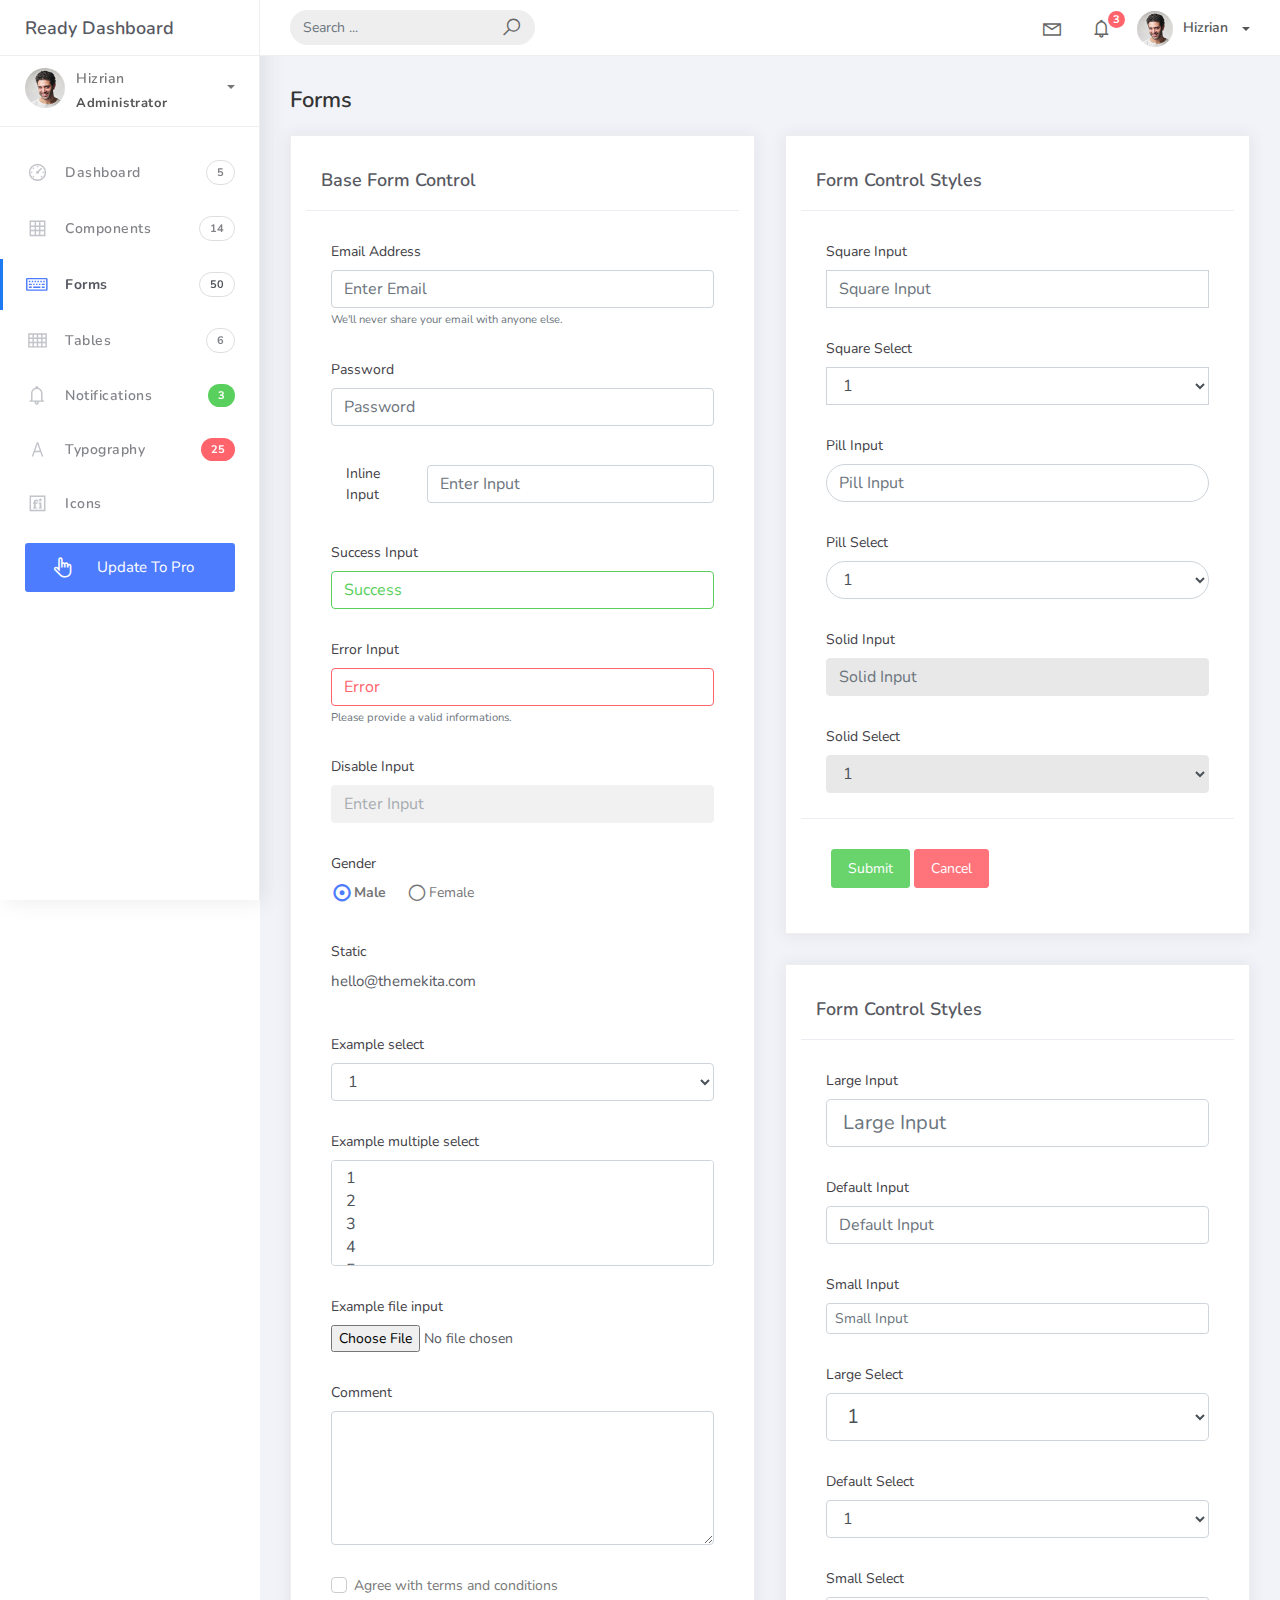
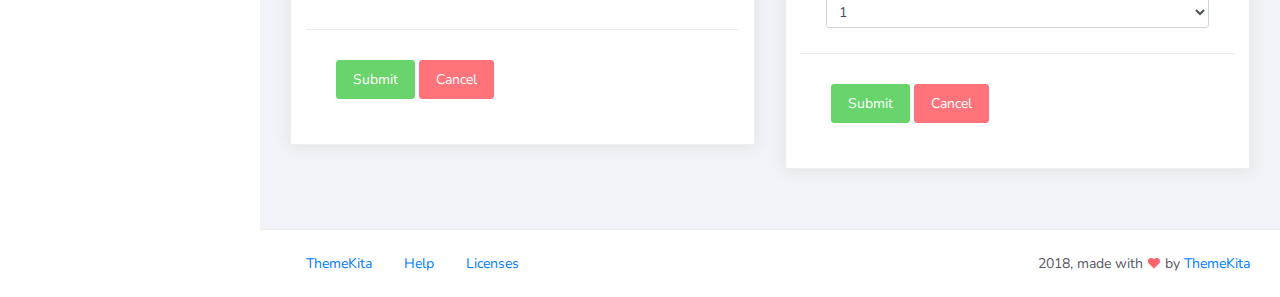
<file: TravelStaff/wwwroot/Ready-Bootstrap-Dashboard-master/forms.html>
<!DOCTYPE html>
<html>
<head>
	<meta http-equiv="X-UA-Compatible" content="IE=edge,chrome=1" />
	<title>Forms - Ready Bootstrap Dashboard</title>
	<meta content='width=device-width, initial-scale=1.0, maximum-scale=1.0, user-scalable=0, shrink-to-fit=no' name='viewport' />
	<link rel="stylesheet" href="assets/css/bootstrap.min.css">
	<link rel="stylesheet" href="https://fonts.googleapis.com/css?family=Nunito:200,200i,300,300i,400,400i,600,600i,700,700i,800,800i,900,900i">
	<link rel="stylesheet" href="assets/css/ready.css">
	<link rel="stylesheet" href="assets/css/demo.css">
</head>
<body>
	<div class="wrapper">
		<div class="main-header">
			<div class="logo-header">
				<a href="index.html" class="logo">
					Ready Dashboard
				</a>
				<button class="navbar-toggler sidenav-toggler ml-auto" type="button" data-toggle="collapse" data-target="collapse" aria-controls="sidebar" aria-expanded="false" aria-label="Toggle navigation">
					<span class="navbar-toggler-icon"></span>
				</button>
				<button class="topbar-toggler more"><i class="la la-ellipsis-v"></i></button>
			</div>
			<nav class="navbar navbar-header navbar-expand-lg">
				<div class="container-fluid">
					
					<form class="navbar-left navbar-form nav-search mr-md-3" action="">
						<div class="input-group">
							<input type="text" placeholder="Search ..." class="form-control">
							<div class="input-group-append">
								<span class="input-group-text">
									<i class="la la-search search-icon"></i>
								</span>
							</div>
						</div>
					</form>
					<ul class="navbar-nav topbar-nav ml-md-auto align-items-center">
						<li class="nav-item dropdown hidden-caret">
							<a class="nav-link dropdown-toggle" href="#" id="navbarDropdown" role="button" data-toggle="dropdown" aria-haspopup="true" aria-expanded="false">
								<i class="la la-envelope"></i>
							</a>
							<div class="dropdown-menu" aria-labelledby="navbarDropdown">
								<a class="dropdown-item" href="#">Action</a>
								<a class="dropdown-item" href="#">Another action</a>
								<div class="dropdown-divider"></div>
								<a class="dropdown-item" href="#">Something else here</a>
							</div>
						</li>
						<li class="nav-item dropdown hidden-caret">
							<a class="nav-link dropdown-toggle" href="#" id="navbarDropdown" role="button" data-toggle="dropdown" aria-haspopup="true" aria-expanded="false">
								<i class="la la-bell"></i>
								<span class="notification">3</span>
							</a>
							<ul class="dropdown-menu notif-box" aria-labelledby="navbarDropdown">
								<li>
									<div class="dropdown-title">You have 4 new notification</div>
								</li>
								<li>
									<div class="notif-center">
										<a href="#">
											<div class="notif-icon notif-primary"> <i class="la la-user-plus"></i> </div>
											<div class="notif-content">
												<span class="block">
													New user registered
												</span>
												<span class="time">5 minutes ago</span> 
											</div>
										</a>
										<a href="#">
											<div class="notif-icon notif-success"> <i class="la la-comment"></i> </div>
											<div class="notif-content">
												<span class="block">
													Rahmad commented on Admin
												</span>
												<span class="time">12 minutes ago</span> 
											</div>
										</a>
										<a href="#">
											<div class="notif-img"> 
												<img src="assets/img/profile2.jpg" alt="Img Profile">
											</div>
											<div class="notif-content">
												<span class="block">
													Reza send messages to you
												</span>
												<span class="time">12 minutes ago</span> 
											</div>
										</a>
										<a href="#">
											<div class="notif-icon notif-danger"> <i class="la la-heart"></i> </div>
											<div class="notif-content">
												<span class="block">
													Farrah liked Admin
												</span>
												<span class="time">17 minutes ago</span> 
											</div>
										</a>
									</div>
								</li>
								<li>
									<a class="see-all" href="javascript:void(0);"> <strong>See all notifications</strong> <i class="la la-angle-right"></i> </a>
								</li>
							</ul>
						</li>
						<li class="nav-item dropdown">
							<a class="dropdown-toggle profile-pic" data-toggle="dropdown" href="#" aria-expanded="false"> <img src="assets/img/profile.jpg" alt="user-img" width="36" class="img-circle"><span >Hizrian</span></span> </a>
							<ul class="dropdown-menu dropdown-user">
								<li>
									<div class="user-box">
										<div class="u-img"><img src="assets/img/profile.jpg" alt="user"></div>
										<div class="u-text">
											<h4>Hizrian</h4>
											<p class="text-muted">hello@themekita.com</p><a href="profile.html" class="btn btn-rounded btn-danger btn-sm">View Profile</a></div>
										</div>
									</li>
									<div class="dropdown-divider"></div>
									<a class="dropdown-item" href="#"><i class="ti-user"></i> My Profile</a>
									<a class="dropdown-item" href="#"></i> My Balance</a>
									<a class="dropdown-item" href="#"><i class="ti-email"></i> Inbox</a>
									<div class="dropdown-divider"></div>
									<a class="dropdown-item" href="#"><i class="ti-settings"></i> Account Setting</a>
									<div class="dropdown-divider"></div>
									<a class="dropdown-item" href="#"><i class="fa fa-power-off"></i> Logout</a>
								</ul>
								<!-- /.dropdown-user -->
							</li>
						</ul>
					</div>
				</nav>
			</div>
			<div class="sidebar">
				<div class="scrollbar-inner sidebar-wrapper">
					<div class="user">
						<div class="photo">
							<img src="assets/img/profile.jpg">
						</div>
						<div class="info">
							<a class="" data-toggle="collapse" href="#collapseExample" aria-expanded="true">
								<span>
									Hizrian
									<span class="user-level">Administrator</span>
									<span class="caret"></span>
								</span>
							</a>
							<div class="clearfix"></div>

							<div class="collapse in" id="collapseExample" aria-expanded="true" style="">
								<ul class="nav">
									<li>
										<a href="#profile">
											<span class="link-collapse">My Profile</span>
										</a>
									</li>
									<li>
										<a href="#edit">
											<span class="link-collapse">Edit Profile</span>
										</a>
									</li>
									<li>
										<a href="#settings">
											<span class="link-collapse">Settings</span>
										</a>
									</li>
								</ul>
							</div>
						</div>
					</div>
					<ul class="nav">
						<li class="nav-item">
							<a href="index.html">
								<i class="la la-dashboard"></i>
								<p>Dashboard</p>
								<span class="badge badge-count">5</span>
							</a>
						</li>
						<li class="nav-item">
							<a href="components.html">
								<i class="la la-table"></i>
								<p>Components</p>
								<span class="badge badge-count">14</span>
							</a>
						</li>
						<li class="nav-item active">
							<a href="forms.html">
								<i class="la la-keyboard-o"></i>
								<p>Forms</p>
								<span class="badge badge-count">50</span>
							</a>
						</li>
						<li class="nav-item">
							<a href="tables.html">
								<i class="la la-th"></i>
								<p>Tables</p>
								<span class="badge badge-count">6</span>
							</a>
						</li>
						<li class="nav-item">
							<a href="notifications.html">
								<i class="la la-bell"></i>
								<p>Notifications</p>
								<span class="badge badge-success">3</span>
							</a>
						</li>
						<li class="nav-item">
							<a href="typography.html">
								<i class="la la-font"></i>
								<p>Typography</p>
								<span class="badge badge-danger">25</span>
							</a>
						</li>
						<li class="nav-item">
							<a href="icons.html">
								<i class="la la-fonticons"></i>
								<p>Icons</p>
							</a>
						</li>
						<li class="nav-item update-pro">
							<button  data-toggle="modal" data-target="#modalUpdate">
								<i class="la la-hand-pointer-o"></i>
								<p>Update To Pro</p>
							</button>
						</li>
					</ul>
				</div>
			</div>
			<div class="main-panel">
				<div class="content">
					<div class="container-fluid">
						<h4 class="page-title">Forms</h4>
						<div class="row">
							<div class="col-md-6">
								<div class="card">
									<div class="card-header">
										<div class="card-title">Base Form Control</div>
									</div>
									<div class="card-body">
										<div class="form-group">
											<label for="email">Email Address</label>
											<input type="email" class="form-control" id="email" placeholder="Enter Email">
											<small id="emailHelp" class="form-text text-muted">We'll never share your email with anyone else.</small>
										</div>
										<div class="form-group">
											<label for="password">Password</label>
											<input type="password" class="form-control" id="password" placeholder="Password">
										</div>
										<div class="form-group form-inline">
											<label for="inlineinput" class="col-md-3 col-form-label">Inline Input</label>
											<div class="col-md-9 p-0">
												<input type="text" class="form-control input-full" id="inlineinput" placeholder="Enter Input">
											</div>
										</div>
										<div class="form-group has-success">
											<label for="successInput">Success Input</label>
											<input type="text" id="successInput" value="Success" class="form-control">
										</div>
										<div class="form-group has-error has-feedback">
											<label for="errorInput">Error Input</label>
											<input type="text" id="errorInput" value="Error" class="form-control">
											<small id="emailHelp" class="form-text text-muted">Please provide a valid informations.</small>
										</div>
										<div class="form-group">
											<label for="disableinput">Disable Input</label>
											<input type="text" class="form-control" id="disableinput" placeholder="Enter Input" disabled>
										</div>
										<div class="form-check">
											<label>Gender</label><br/>
											<label class="form-radio-label">
												<input class="form-radio-input" type="radio" name="optionsRadios" value=""  checked="">
												<span class="form-radio-sign">Male</span>
											</label>
											<label class="form-radio-label ml-3">
												<input class="form-radio-input" type="radio" name="optionsRadios" value="">
												<span class="form-radio-sign">Female</span>
											</label>
										</div>
										<div class="form-group">
											<label class="control-label">
												Static
											</label> <!----> <p class="form-control-static">hello@themekita.com</p> <!---->  <!----></div>
											<div class="form-group">
												<label for="exampleFormControlSelect1">Example select</label>
												<select class="form-control" id="exampleFormControlSelect1">
													<option>1</option>
													<option>2</option>
													<option>3</option>
													<option>4</option>
													<option>5</option>
												</select>
											</div>
											<div class="form-group">
												<label for="exampleFormControlSelect2">Example multiple select</label>
												<select multiple class="form-control" id="exampleFormControlSelect2">
													<option>1</option>
													<option>2</option>
													<option>3</option>
													<option>4</option>
													<option>5</option>
												</select>
											</div>
											<div class="form-group">
												<label for="exampleFormControlFile1">Example file input</label>
												<input type="file" class="form-control-file" id="exampleFormControlFile1">
											</div>
											<div class="form-group">
												<label for="comment">Comment</label>
												<textarea class="form-control" id="comment" rows="5">

												</textarea>
											</div>
											<div class="form-check">
												<label class="form-check-label">
													<input class="form-check-input" type="checkbox" value="">
													<span class="form-check-sign">Agree with terms and conditions</span>
												</label>
											</div>
										</div>
										<div class="card-action">
											<button class="btn btn-success">Submit</button>
											<button class="btn btn-danger">Cancel</button>
										</div>
									</div>
								</div>
								<div class="col-md-6">
									<div class="card">
										<div class="card-header">
											<div class="card-title">Form Control Styles</div>
										</div>
										<div class="card-body">
											<div class="form-group">
												<label for="squareInput">Square Input</label>
												<input type="text" class="form-control input-square" id="squareInput" placeholder="Square Input">
											</div>
											<div class="form-group">
												<label for="squareSelect">Square Select</label>
												<select class="form-control input-square" id="squareSelect">
													<option>1</option>
													<option>2</option>
													<option>3</option>
													<option>4</option>
													<option>5</option>
												</select>
											</div>
											<div class="form-group">
												<label for="pillInput">Pill Input</label>
												<input type="text" class="form-control input-pill" id="pillInput" placeholder="Pill Input">
											</div>
											<div class="form-group">
												<label for="pillSelect">Pill Select</label>
												<select class="form-control input-pill" id="pillSelect">
													<option>1</option>
													<option>2</option>
													<option>3</option>
													<option>4</option>
													<option>5</option>
												</select>
											</div>
											<div class="form-group">
												<label for="solidInput">Solid Input</label>
												<input type="text" class="form-control input-solid" id="solidInput" placeholder="Solid Input">
											</div>
											<div class="form-group">
												<label for="solidSelect">Solid Select</label>
												<select class="form-control input-solid" id="solidSelect">
													<option>1</option>
													<option>2</option>
													<option>3</option>
													<option>4</option>
													<option>5</option>
												</select>
											</div>											
										</div>
										<div class="card-action">
											<button class="btn btn-success">Submit</button>
											<button class="btn btn-danger">Cancel</button>
										</div>
									</div>
									<div class="card">
										<div class="card-header">
											<div class="card-title">Form Control Styles</div>
										</div>
										<div class="card-body">
											<div class="form-group">
												<label for="largeInput">Large Input</label>
												<input type="text" class="form-control form-control-lg" id="largeInput" placeholder="Large Input">
											</div>
											<div class="form-group">
												<label for="largeInput">Default Input</label>
												<input type="text" class="form-control form-control" id="defaultInput" placeholder="Default Input">
											</div>
											<div class="form-group">
												<label for="smallInput">Small Input</label>
												<input type="text" class="form-control form-control-sm" id="smallInput" placeholder="Small Input">
											</div>
											<div class="form-group">
												<label for="largeSelect">Large Select</label>
												<select class="form-control form-control-lg" id="largeSelect">
													<option>1</option>
													<option>2</option>
													<option>3</option>
													<option>4</option>
													<option>5</option>
												</select>
											</div>
											<div class="form-group">
												<label for="defaultSelect">Default Select</label>
												<select class="form-control form-control" id="defaultSelect">
													<option>1</option>
													<option>2</option>
													<option>3</option>
													<option>4</option>
													<option>5</option>
												</select>
											</div>
											<div class="form-group">
												<label for="smallSelect">Small Select</label>
												<select class="form-control form-control-sm" id="smallSelect">
													<option>1</option>
													<option>2</option>
													<option>3</option>
													<option>4</option>
													<option>5</option>
												</select>
											</div>
										</div>
										<div class="card-action">
											<button class="btn btn-success">Submit</button>
											<button class="btn btn-danger">Cancel</button>
										</div>
									</div>
								</div>
							</div>
						</div>
					</div>
					<footer class="footer">
						<div class="container-fluid">
							<nav class="pull-left">
								<ul class="nav">
									<li class="nav-item">
										<a class="nav-link" href="http://www.themekita.com">
											ThemeKita
										</a>
									</li>
									<li class="nav-item">
										<a class="nav-link" href="#">
											Help
										</a>
									</li>
									<li class="nav-item">
										<a class="nav-link" href="#">
											Licenses
										</a>
									</li>
								</ul>
							</nav>
							<div class="copyright ml-auto">
								2018, made with <i class="la la-heart heart text-danger"></i> by <a href="http://www.themekita.com">ThemeKita</a>
							</div>				
						</div>
					</footer>
				</div>
			</div>
		</div>
	</div>
	<!-- Modal -->
	<div class="modal fade" id="modalUpdate" tabindex="-1" role="dialog" aria-labelledby="modalUpdatePro" aria-hidden="true">
		<div class="modal-dialog modal-dialog-centered" role="document">
			<div class="modal-content">
				<div class="modal-header bg-primary">
					<h6 class="modal-title"><i class="la la-frown-o"></i> Under Development</h6>
					<button type="button" class="close" data-dismiss="modal" aria-label="Close">
						<span aria-hidden="true">&times;</span>
					</button>
				</div>
				<div class="modal-body text-center">									
					<p>Currently the pro version of the <b>Ready Dashboard</b> Bootstrap is in progress development</p>
					<p>
					<b>We'll let you know when it's done</b></p>
				</div>
				<div class="modal-footer">
					<button type="button" class="btn btn-secondary" data-dismiss="modal">Close</button>
				</div>
			</div>
		</div>
	</div>
</body>
<script src="assets/js/core/jquery.3.2.1.min.js"></script>
<script src="assets/js/plugin/jquery-ui-1.12.1.custom/jquery-ui.min.js"></script>
<script src="assets/js/core/popper.min.js"></script>
<script src="assets/js/core/bootstrap.min.js"></script>
<script src="assets/js/plugin/chartist/chartist.min.js"></script>
<script src="assets/js/plugin/chartist/plugin/chartist-plugin-tooltip.min.js"></script>
<script src="assets/js/plugin/bootstrap-notify/bootstrap-notify.min.js"></script>
<script src="assets/js/plugin/bootstrap-toggle/bootstrap-toggle.min.js"></script>
<script src="assets/js/plugin/jquery-mapael/jquery.mapael.min.js"></script>
<script src="assets/js/plugin/jquery-mapael/maps/world_countries.min.js"></script>
<script src="assets/js/plugin/chart-circle/circles.min.js"></script>
<script src="assets/js/plugin/jquery-scrollbar/jquery.scrollbar.min.js"></script>
<script src="assets/js/ready.min.js"></script>
</html>
</file>
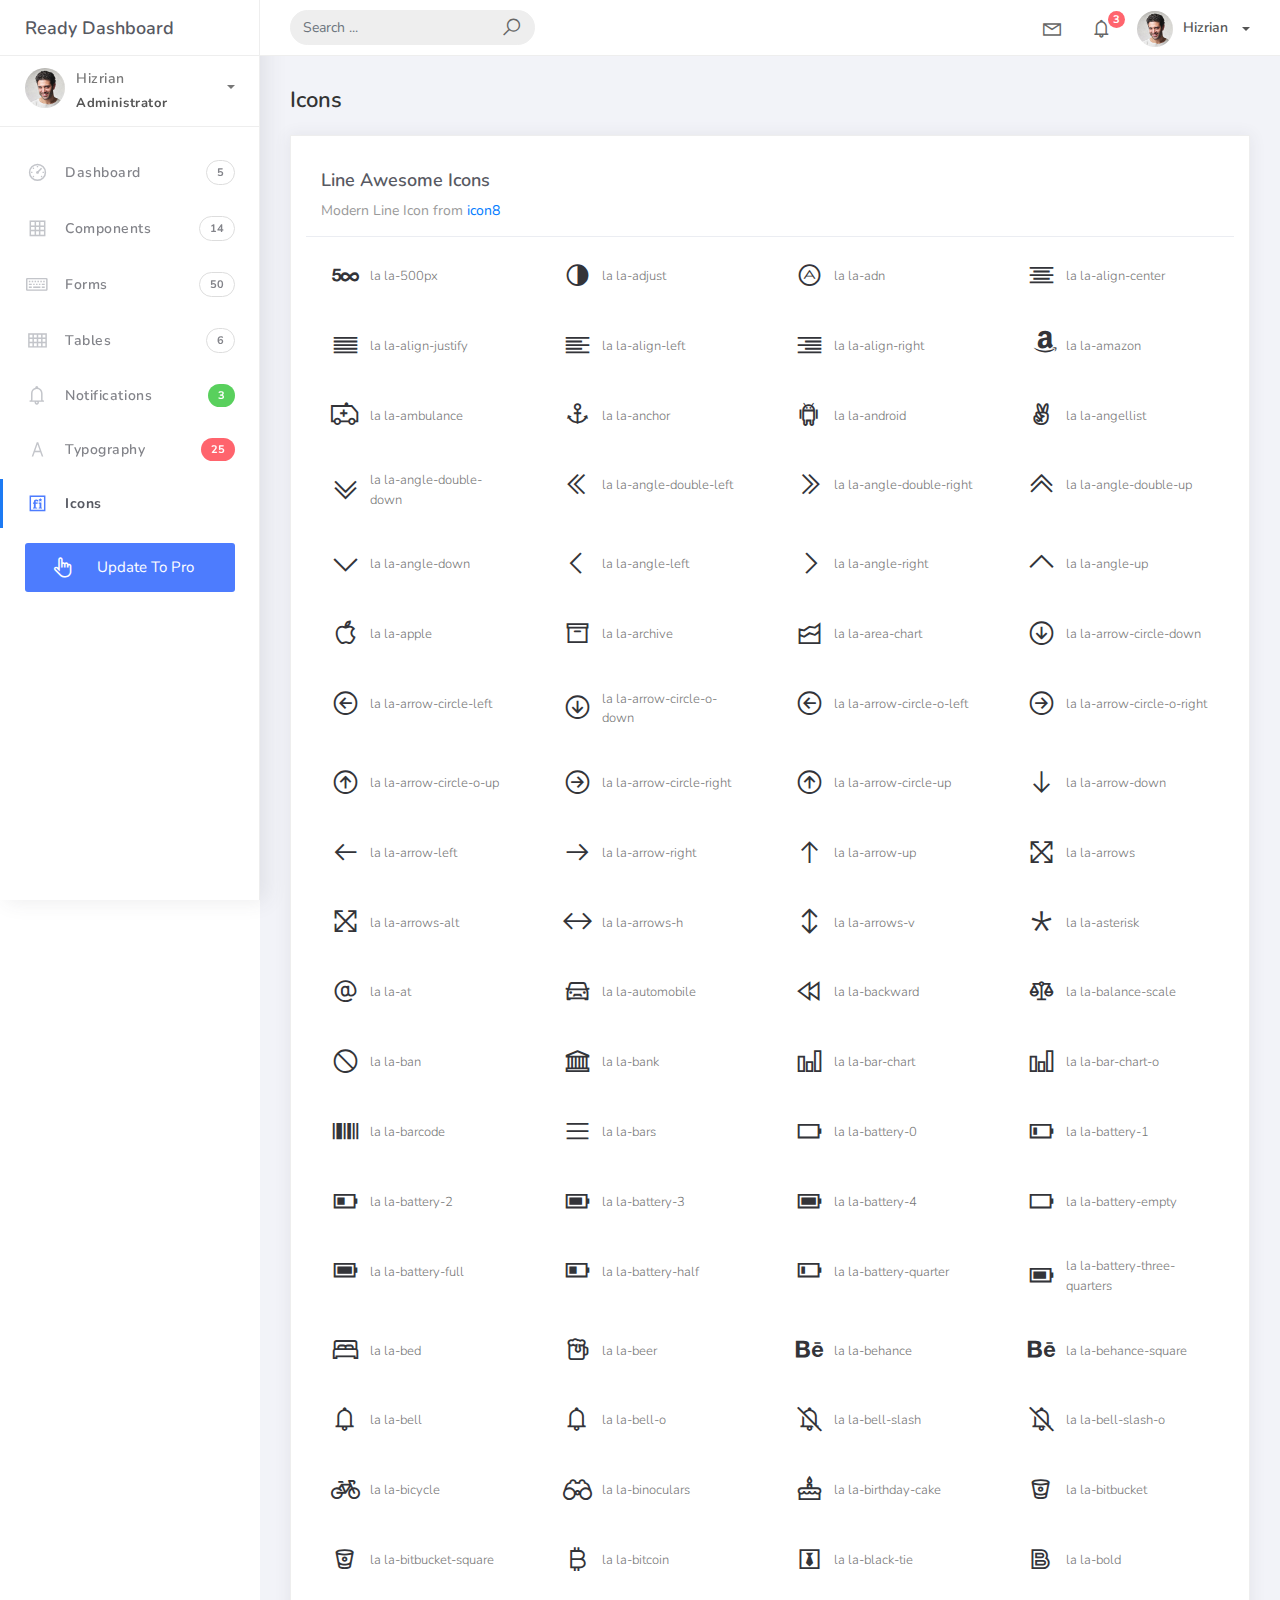
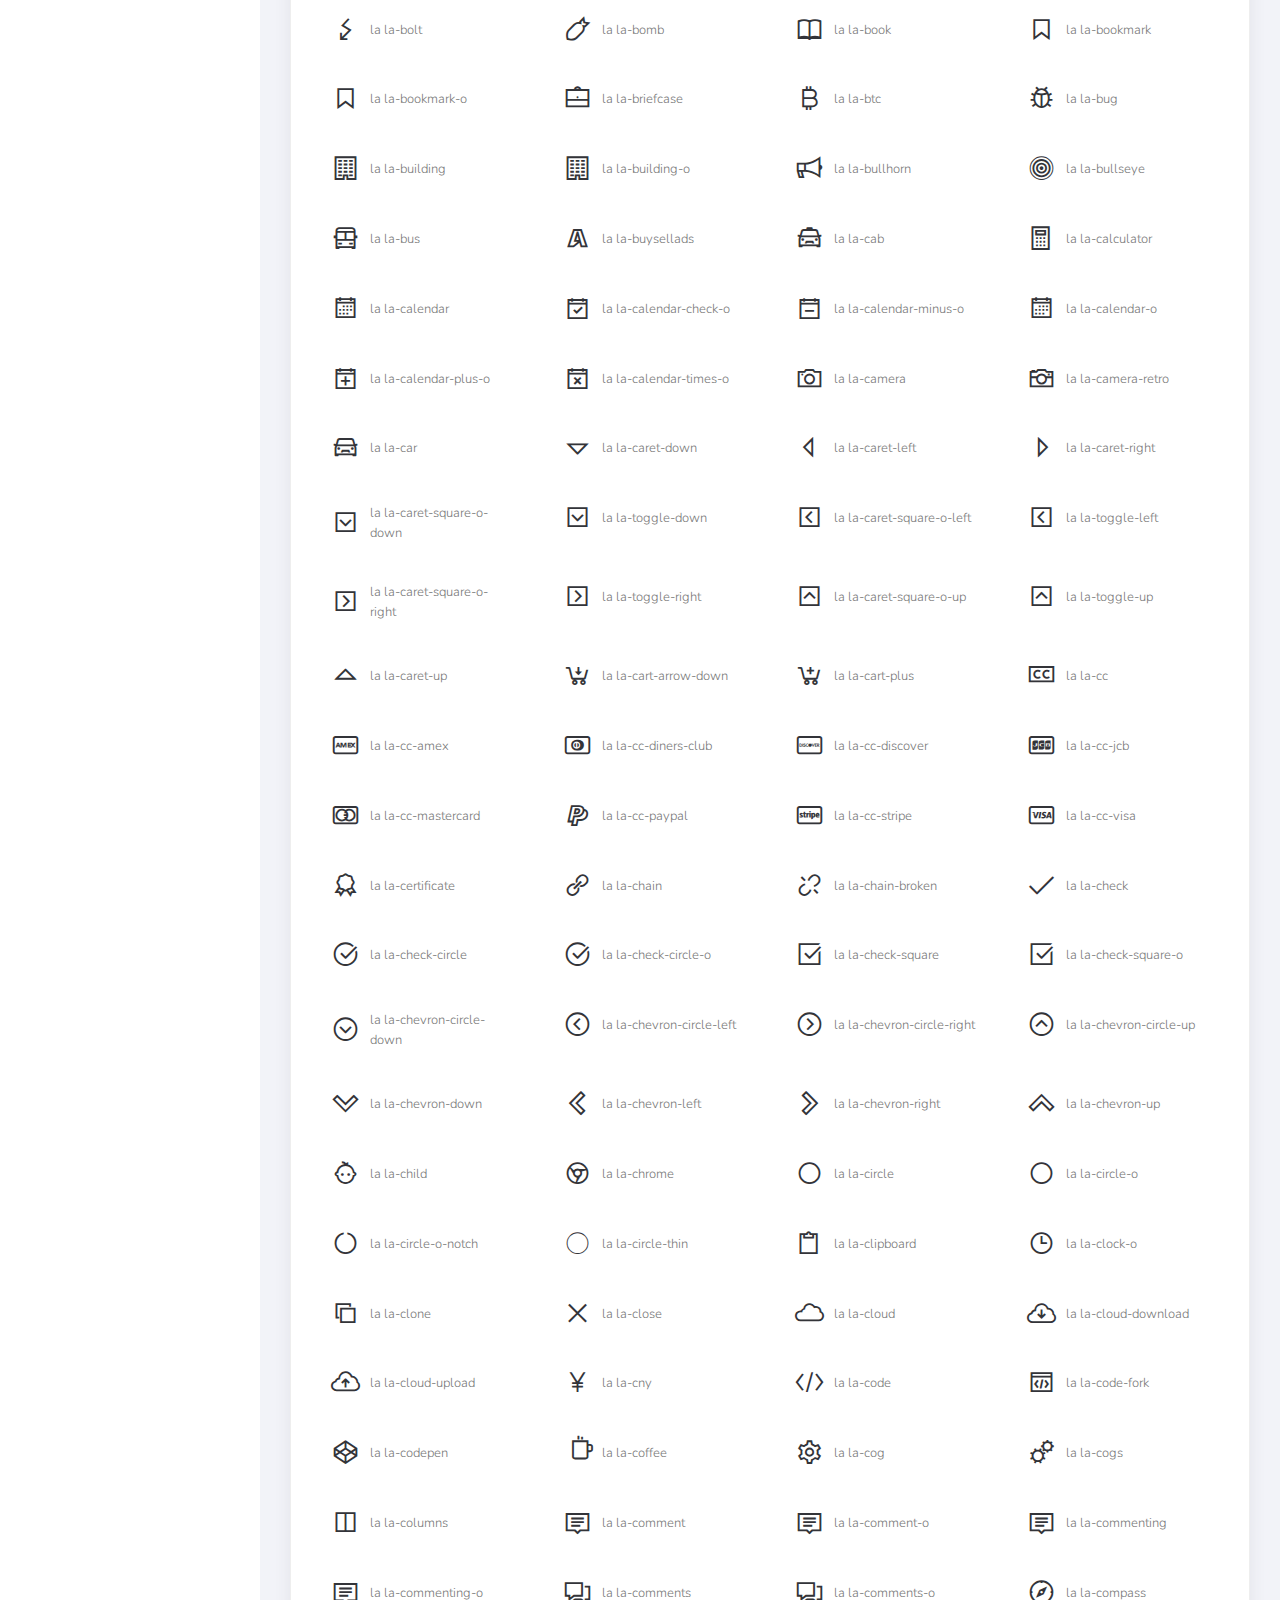
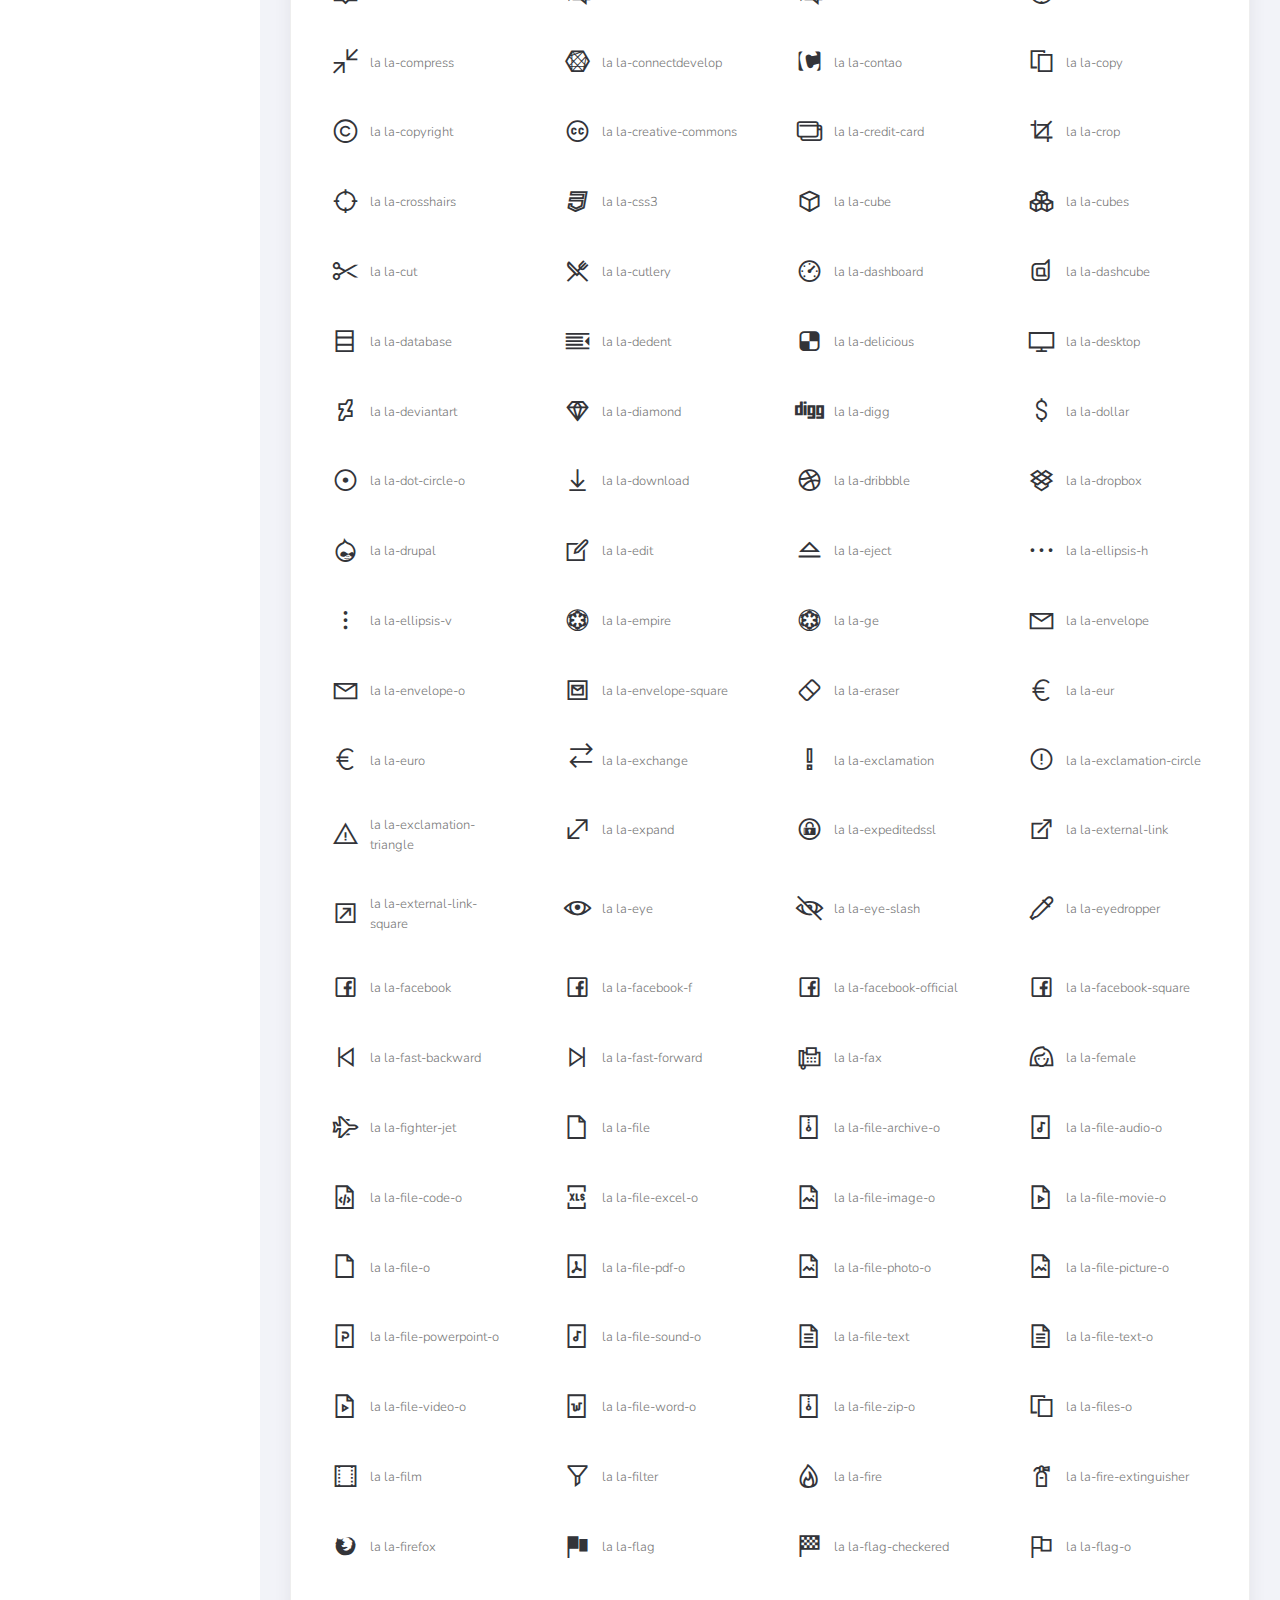
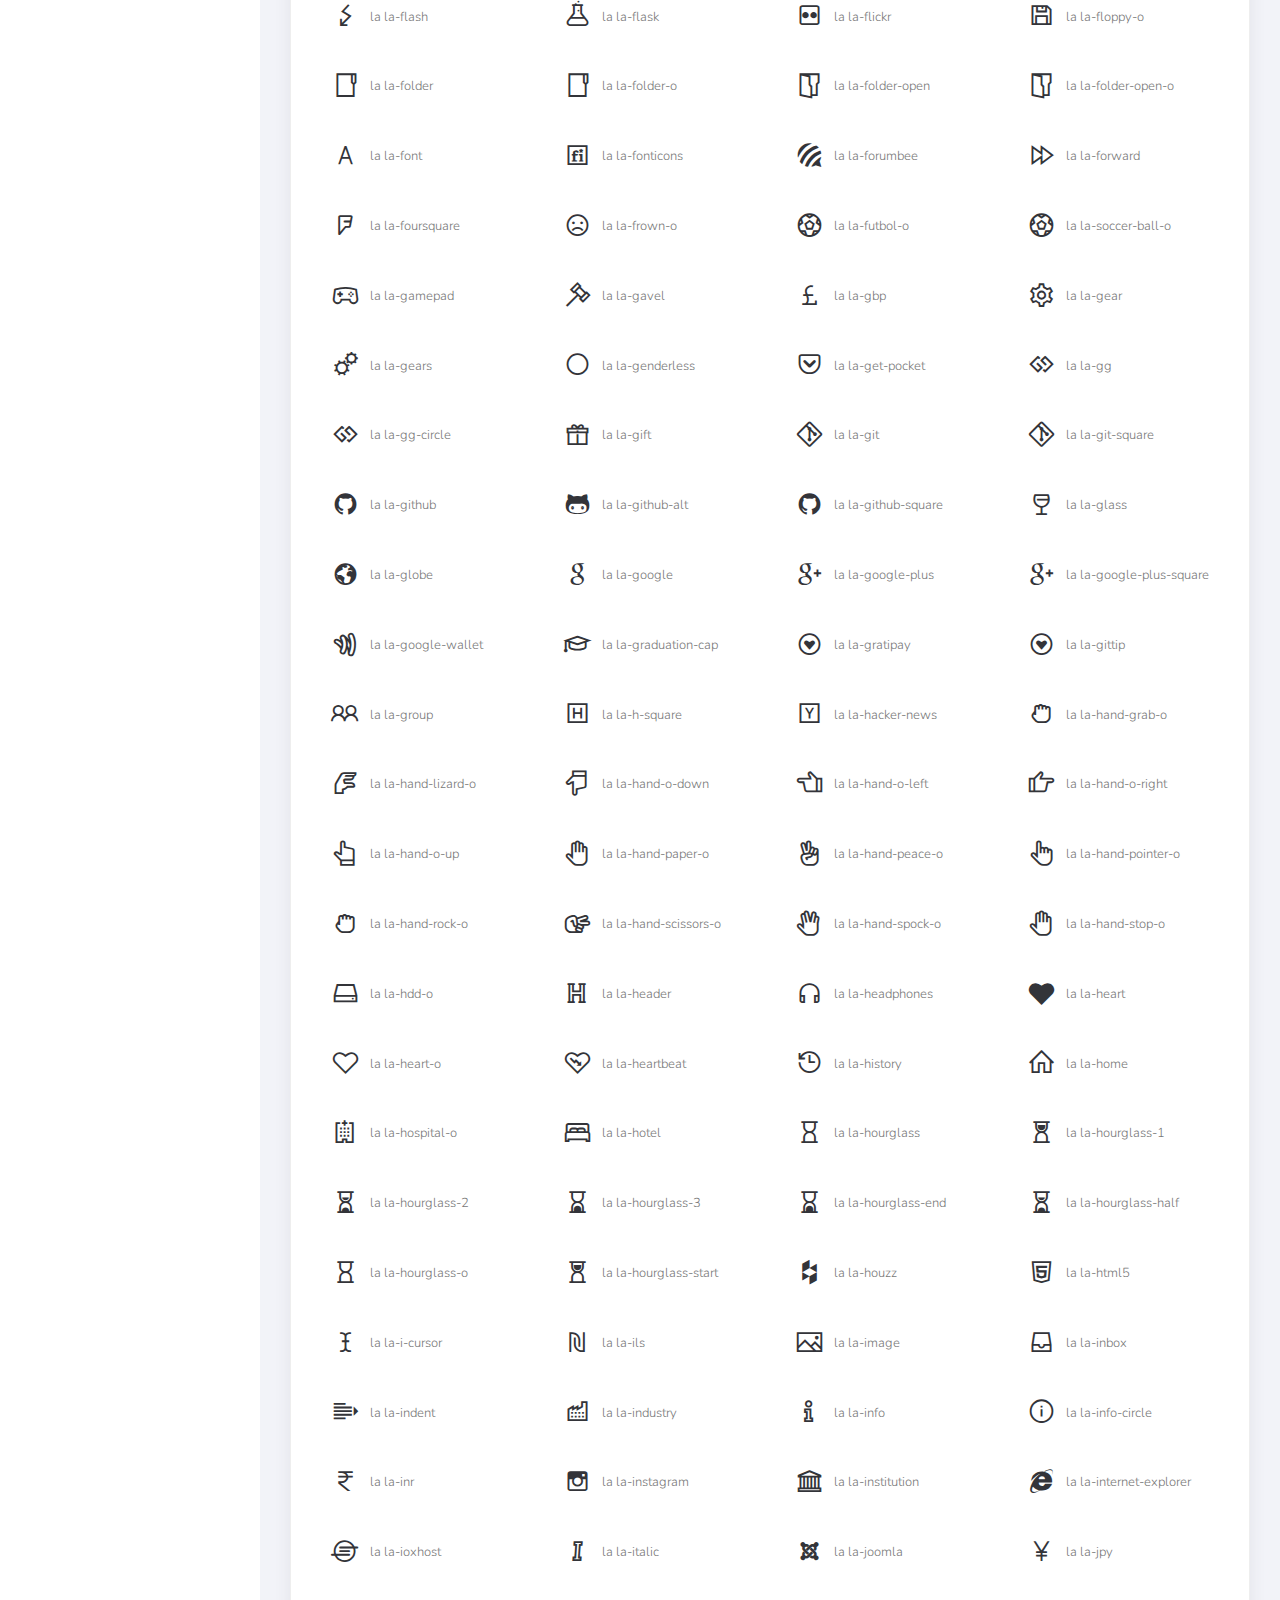
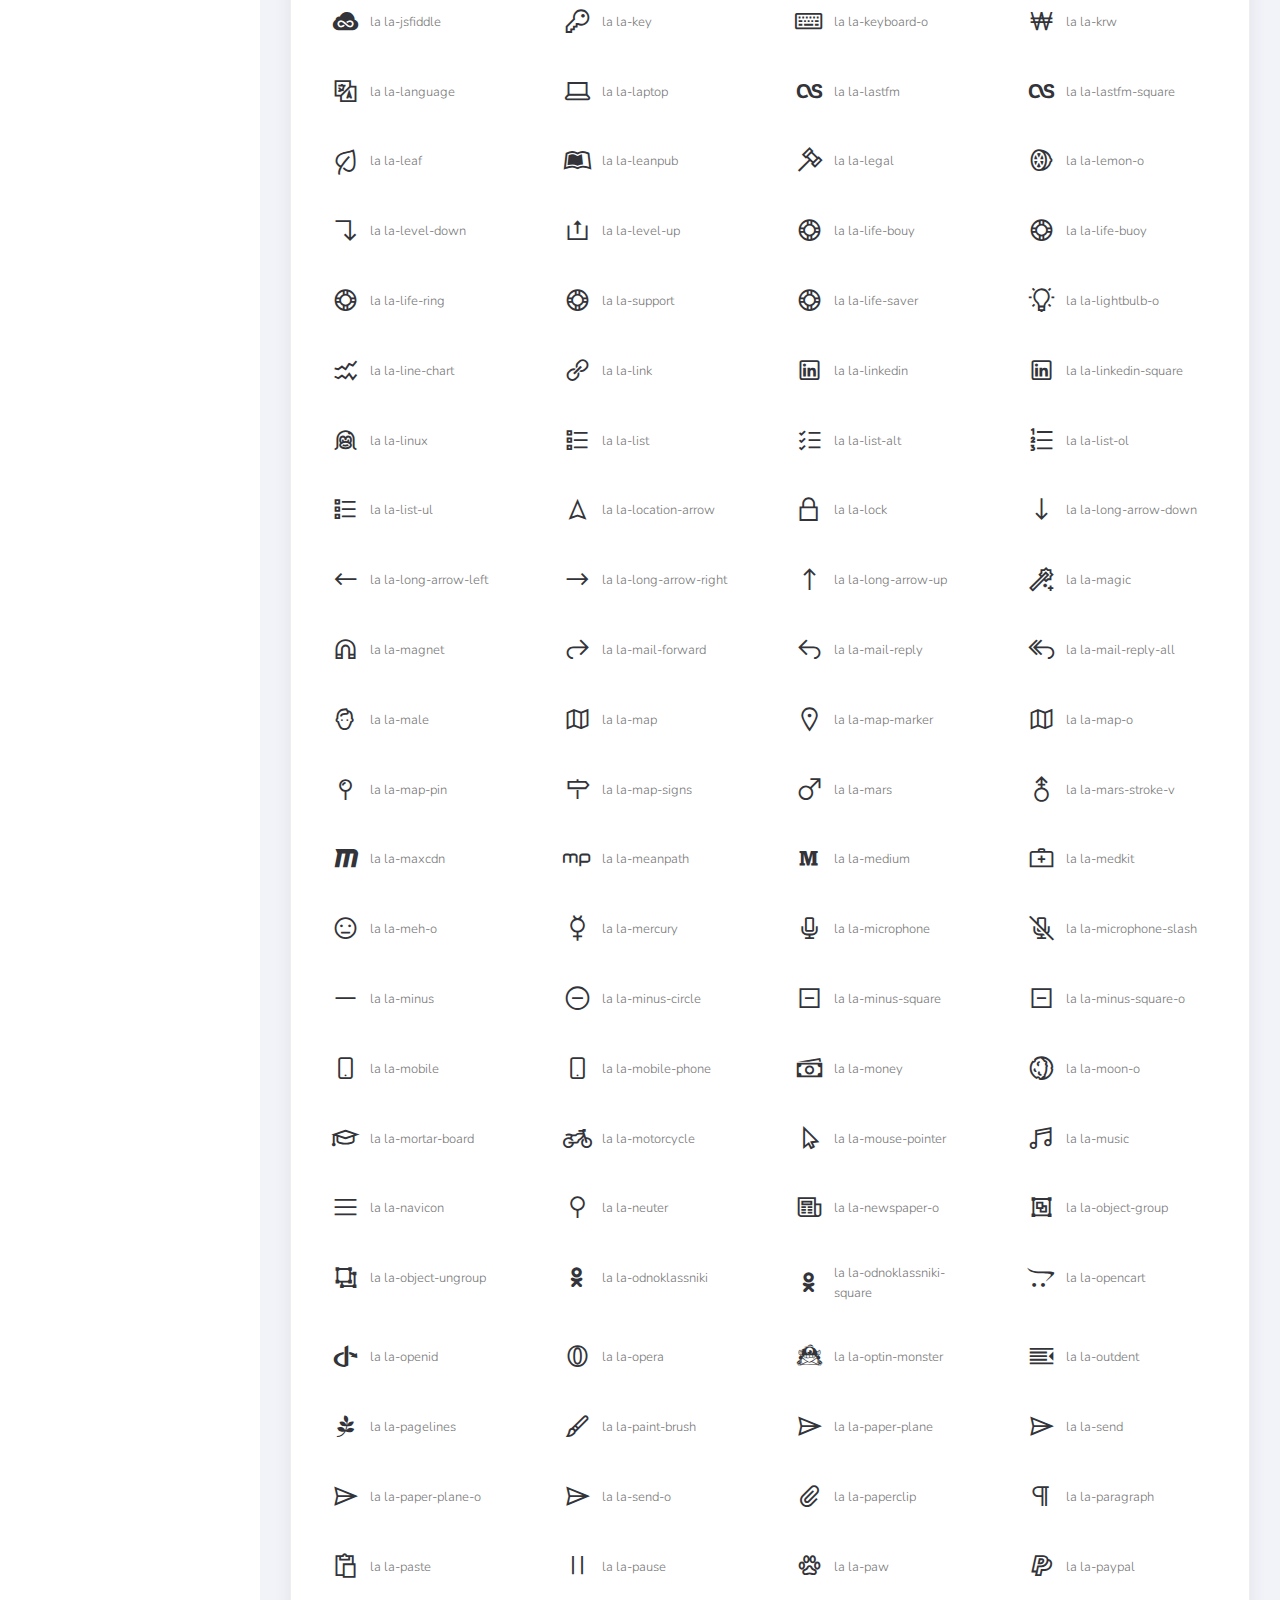
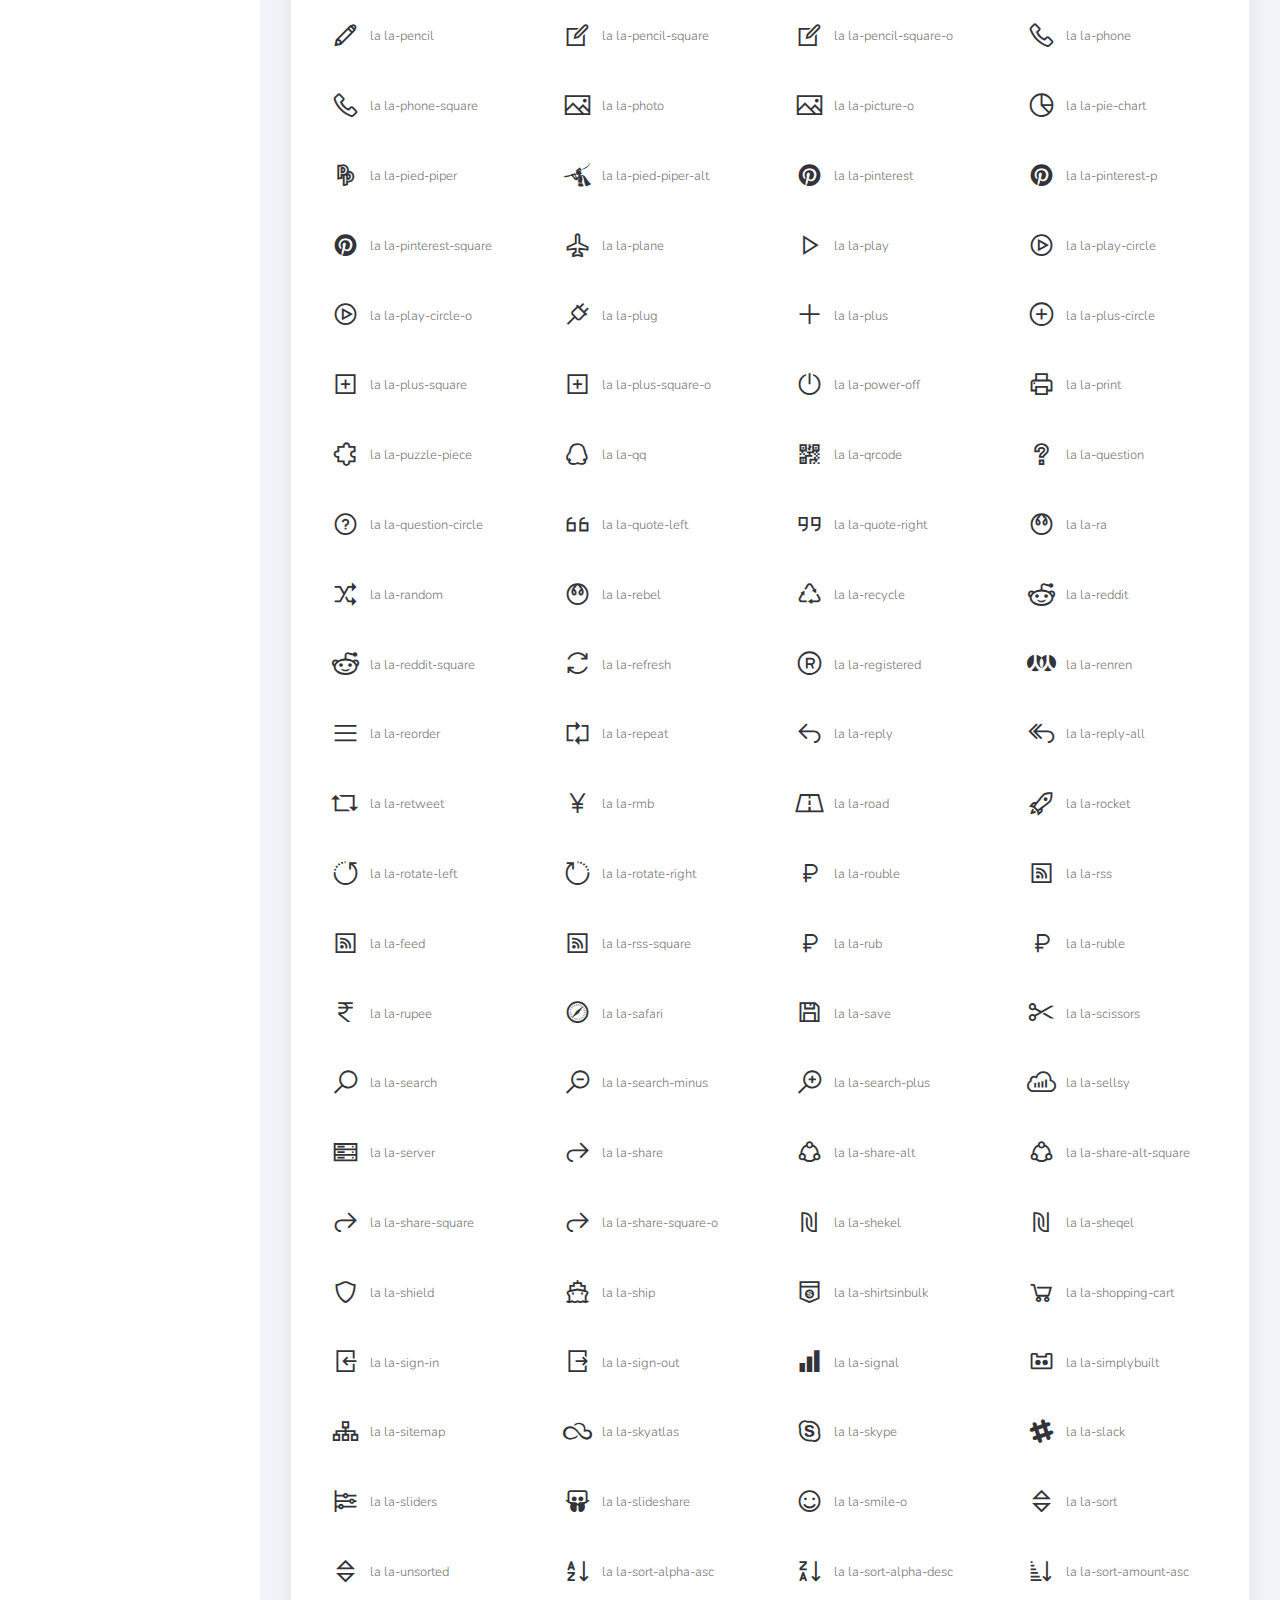
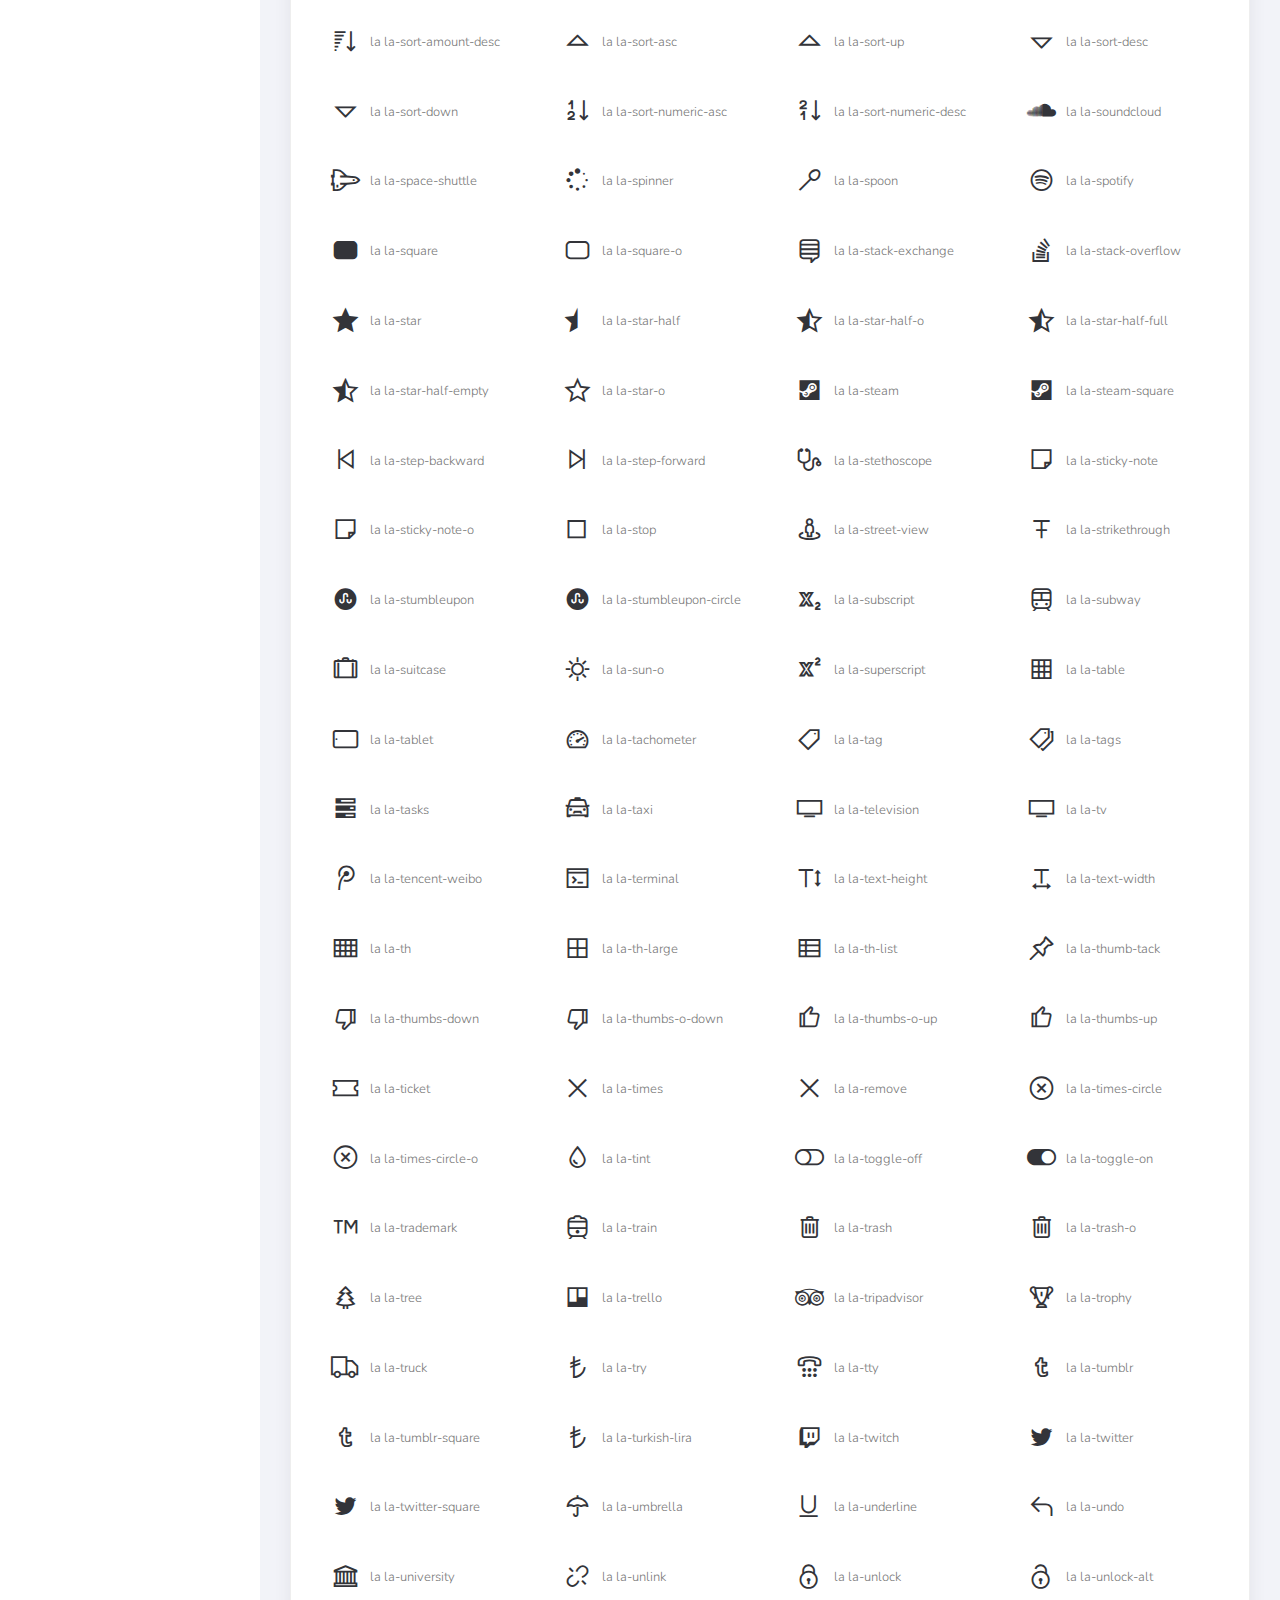
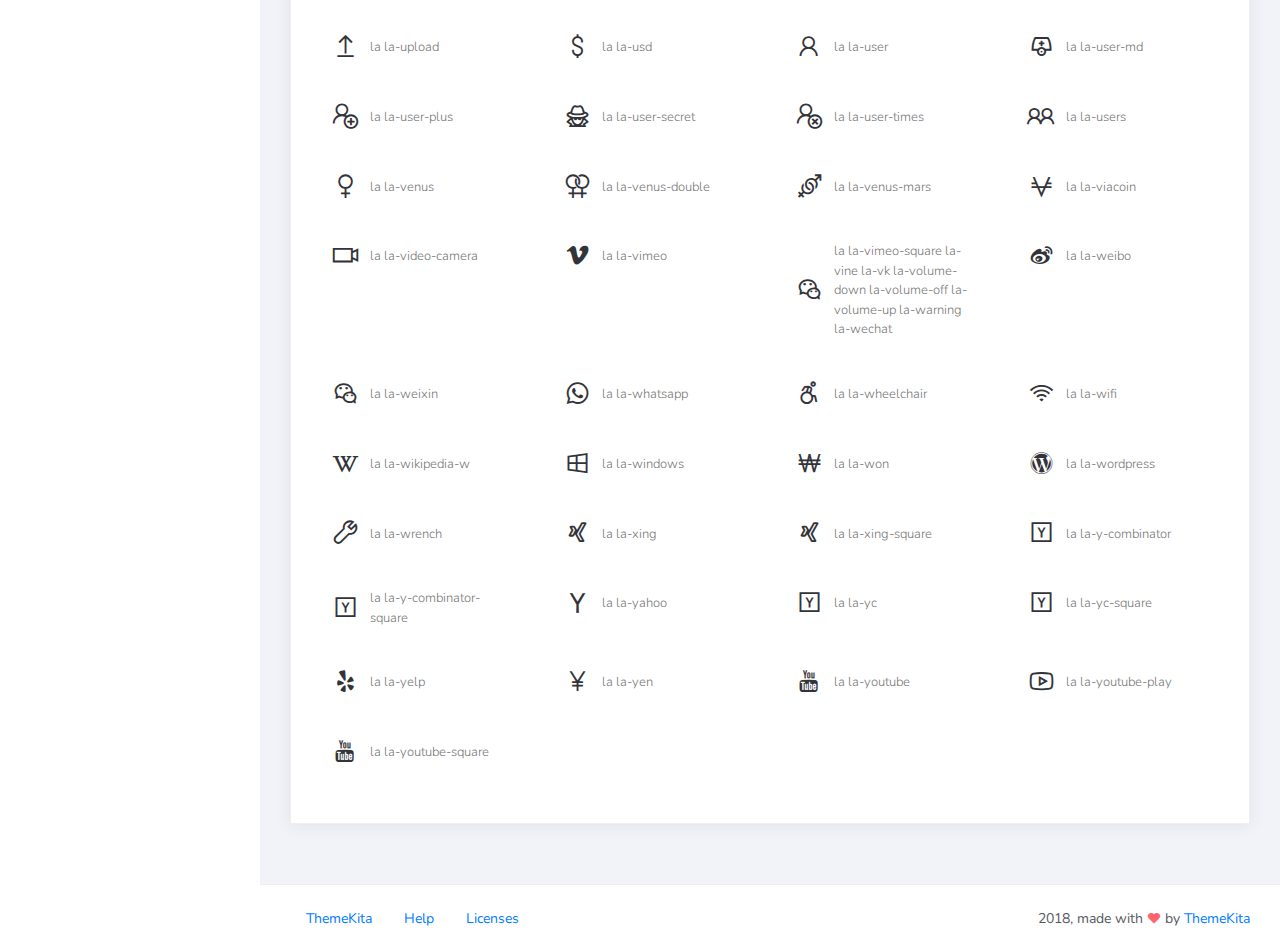
<file: TravelStaff/wwwroot/Ready-Bootstrap-Dashboard-master/icons.html>
<!DOCTYPE html>
<html>
<head>
	<meta http-equiv="X-UA-Compatible" content="IE=edge,chrome=1" />
	<title>Icons - Ready Bootstrap Dashboard</title>
	<meta content='width=device-width, initial-scale=1.0, maximum-scale=1.0, user-scalable=0, shrink-to-fit=no' name='viewport' />
	<link rel="stylesheet" href="assets/css/bootstrap.min.css">
	<link rel="stylesheet" href="https://fonts.googleapis.com/css?family=Nunito:200,200i,300,300i,400,400i,600,600i,700,700i,800,800i,900,900i">
	<link rel="stylesheet" href="assets/css/ready.css">
	<link rel="stylesheet" href="assets/css/demo.css">
</head>
<body>
	<div class="wrapper">
		<div class="main-header">
			<div class="logo-header">
				<a href="index.html" class="logo">
					Ready Dashboard
				</a>
				<button class="navbar-toggler sidenav-toggler ml-auto" type="button" data-toggle="collapse" data-target="collapse" aria-controls="sidebar" aria-expanded="false" aria-label="Toggle navigation">
					<span class="navbar-toggler-icon"></span>
				</button>
				<button class="topbar-toggler more"><i class="la la-ellipsis-v"></i></button>
			</div>
			<nav class="navbar navbar-header navbar-expand-lg">
				<div class="container-fluid">
					
					<form class="navbar-left navbar-form nav-search mr-md-3" action="">
						<div class="input-group">
							<input type="text" placeholder="Search ..." class="form-control">
							<div class="input-group-append">
								<span class="input-group-text">
									<i class="la la-search search-icon"></i>
								</span>
							</div>
						</div>
					</form>
					<ul class="navbar-nav topbar-nav ml-md-auto align-items-center">
						<li class="nav-item dropdown hidden-caret">
							<a class="nav-link dropdown-toggle" href="#" id="navbarDropdown" role="button" data-toggle="dropdown" aria-haspopup="true" aria-expanded="false">
								<i class="la la-envelope"></i>
							</a>
							<div class="dropdown-menu" aria-labelledby="navbarDropdown">
								<a class="dropdown-item" href="#">Action</a>
								<a class="dropdown-item" href="#">Another action</a>
								<div class="dropdown-divider"></div>
								<a class="dropdown-item" href="#">Something else here</a>
							</div>
						</li>
						<li class="nav-item dropdown hidden-caret">
							<a class="nav-link dropdown-toggle" href="#" id="navbarDropdown" role="button" data-toggle="dropdown" aria-haspopup="true" aria-expanded="false">
								<i class="la la-bell"></i>
								<span class="notification">3</span>
							</a>
							<ul class="dropdown-menu notif-box" aria-labelledby="navbarDropdown">
								<li>
									<div class="dropdown-title">You have 4 new notification</div>
								</li>
								<li>
									<div class="notif-center">
										<a href="#">
											<div class="notif-icon notif-primary"> <i class="la la-user-plus"></i> </div>
											<div class="notif-content">
												<span class="block">
													New user registered
												</span>
												<span class="time">5 minutes ago</span> 
											</div>
										</a>
										<a href="#">
											<div class="notif-icon notif-success"> <i class="la la-comment"></i> </div>
											<div class="notif-content">
												<span class="block">
													Rahmad commented on Admin
												</span>
												<span class="time">12 minutes ago</span> 
											</div>
										</a>
										<a href="#">
											<div class="notif-img"> 
												<img src="assets/img/profile2.jpg" alt="Img Profile">
											</div>
											<div class="notif-content">
												<span class="block">
													Reza send messages to you
												</span>
												<span class="time">12 minutes ago</span> 
											</div>
										</a>
										<a href="#">
											<div class="notif-icon notif-danger"> <i class="la la-heart"></i> </div>
											<div class="notif-content">
												<span class="block">
													Farrah liked Admin
												</span>
												<span class="time">17 minutes ago</span> 
											</div>
										</a>
									</div>
								</li>
								<li>
									<a class="see-all" href="javascript:void(0);"> <strong>See all notifications</strong> <i class="la la-angle-right"></i> </a>
								</li>
							</ul>
						</li>
						<li class="nav-item dropdown">
							<a class="dropdown-toggle profile-pic" data-toggle="dropdown" href="#" aria-expanded="false"> <img src="assets/img/profile.jpg" alt="user-img" width="36" class="img-circle"><span >Hizrian</span></span> </a>
							<ul class="dropdown-menu dropdown-user">
								<li>
									<div class="user-box">
										<div class="u-img"><img src="assets/img/profile.jpg" alt="user"></div>
										<div class="u-text">
											<h4>Hizrian</h4>
											<p class="text-muted">hello@themekita.com</p><a href="profile.html" class="btn btn-rounded btn-danger btn-sm">View Profile</a></div>
										</div>
									</li>
									<div class="dropdown-divider"></div>
									<a class="dropdown-item" href="#"><i class="ti-user"></i> My Profile</a>
									<a class="dropdown-item" href="#"></i> My Balance</a>
									<a class="dropdown-item" href="#"><i class="ti-email"></i> Inbox</a>
									<div class="dropdown-divider"></div>
									<a class="dropdown-item" href="#"><i class="ti-settings"></i> Account Setting</a>
									<div class="dropdown-divider"></div>
									<a class="dropdown-item" href="#"><i class="fa fa-power-off"></i> Logout</a>
								</ul>
								<!-- /.dropdown-user -->
							</li>
						</ul>
					</div>
				</nav>
			</div>
			<div class="sidebar">
				<div class="scrollbar-inner sidebar-wrapper">
					<div class="user">
						<div class="photo">
							<img src="assets/img/profile.jpg">
						</div>
						<div class="info">
							<a class="" data-toggle="collapse" href="#collapseExample" aria-expanded="true">
								<span>
									Hizrian
									<span class="user-level">Administrator</span>
									<span class="caret"></span>
								</span>
							</a>
							<div class="clearfix"></div>

							<div class="collapse in" id="collapseExample" aria-expanded="true" style="">
								<ul class="nav">
									<li>
										<a href="#profile">
											<span class="link-collapse">My Profile</span>
										</a>
									</li>
									<li>
										<a href="#edit">
											<span class="link-collapse">Edit Profile</span>
										</a>
									</li>
									<li>
										<a href="#settings">
											<span class="link-collapse">Settings</span>
										</a>
									</li>
								</ul>
							</div>
						</div>
					</div>
					<ul class="nav">
						<li class="nav-item">
							<a href="index.html">
								<i class="la la-dashboard"></i>
								<p>Dashboard</p>
								<span class="badge badge-count">5</span>
							</a>
						</li>
						<li class="nav-item">
							<a href="components.html">
								<i class="la la-table"></i>
								<p>Components</p>
								<span class="badge badge-count">14</span>
							</a>
						</li>
						<li class="nav-item">
							<a href="forms.html">
								<i class="la la-keyboard-o"></i>
								<p>Forms</p>
								<span class="badge badge-count">50</span>
							</a>
						</li>
						<li class="nav-item">
							<a href="tables.html">
								<i class="la la-th"></i>
								<p>Tables</p>
								<span class="badge badge-count">6</span>
							</a>
						</li>
						<li class="nav-item">
							<a href="notifications.html">
								<i class="la la-bell"></i>
								<p>Notifications</p>
								<span class="badge badge-success">3</span>
							</a>
						</li>
						<li class="nav-item">
							<a href="typography.html">
								<i class="la la-font"></i>
								<p>Typography</p>
								<span class="badge badge-danger">25</span>
							</a>
						</li>
						<li class="nav-item active">
							<a href="icons.html">
								<i class="la la-fonticons"></i>
								<p>Icons</p>
							</a>
						</li>
						<li class="nav-item update-pro">
							<button  data-toggle="modal" data-target="#modalUpdate">
								<i class="la la-hand-pointer-o"></i>
								<p>Update To Pro</p>
							</button>
						</li>
					</ul>
				</div>
			</div>
			<div class="main-panel">
				<div class="content">
					<div class="container-fluid">
						<h4 class="page-title">Icons</h4>
						<div class="row">
							<div class="col-md-12">
								<div class="card">
									<div class="card-header">
										<div class="card-title">Line Awesome Icons</div>
										<div class="card-category">Modern Line Icon from <a class="link" href="https://icons8.com/line-awesome">icon8</a></div>
									</div>
									<div class="card-body">
										<div id="row-demo-icon" class="row">
										</div>
									</div>
								</div>
							</div>
						</div>
					</div>
				</div>
				<footer class="footer">
					<div class="container-fluid">
						<nav class="pull-left">
							<ul class="nav">
								<li class="nav-item">
									<a class="nav-link" href="http://www.themekita.com">
										ThemeKita
									</a>
								</li>
								<li class="nav-item">
									<a class="nav-link" href="#">
										Help
									</a>
								</li>
								<li class="nav-item">
									<a class="nav-link" href="https://themewagon.com/license/#free-item">
										Licenses
									</a>
								</li>
							</ul>
						</nav>
						<div class="copyright ml-auto">
							2018, made with <i class="la la-heart heart text-danger"></i> by <a href="http://www.themekita.com">ThemeKita</a>
						</div>				
					</div>
				</footer>
			</div>
		</div>
	</div>
	<!-- Modal -->
	<div class="modal fade" id="modalUpdate" tabindex="-1" role="dialog" aria-labelledby="modalUpdatePro" aria-hidden="true">
		<div class="modal-dialog modal-dialog-centered" role="document">
			<div class="modal-content">
				<div class="modal-header bg-primary">
					<h6 class="modal-title"><i class="la la-frown-o"></i> Under Development</h6>
					<button type="button" class="close" data-dismiss="modal" aria-label="Close">
						<span aria-hidden="true">&times;</span>
					</button>
				</div>
				<div class="modal-body text-center">									
					<p>Currently the pro version of the <b>Ready Dashboard</b> Bootstrap is in progress development</p>
					<p>
					<b>We'll let you know when it's done</b></p>
				</div>
				<div class="modal-footer">
					<button type="button" class="btn btn-secondary" data-dismiss="modal">Close</button>
				</div>
			</div>
		</div>
	</div>
</body>
<script src="assets/js/core/jquery.3.2.1.min.js"></script>
<script src="assets/js/plugin/jquery-ui-1.12.1.custom/jquery-ui.min.js"></script>
<script src="assets/js/core/popper.min.js"></script>
<script src="assets/js/core/bootstrap.min.js"></script>
<script src="assets/js/plugin/chartist/chartist.min.js"></script>
<script src="assets/js/plugin/chartist/plugin/chartist-plugin-tooltip.min.js"></script>
<script src="assets/js/plugin/bootstrap-notify/bootstrap-notify.min.js"></script>
<script src="assets/js/plugin/bootstrap-toggle/bootstrap-toggle.min.js"></script>
<script src="assets/js/plugin/jquery-mapael/jquery.mapael.min.js"></script>
<script src="assets/js/plugin/jquery-mapael/maps/world_countries.min.js"></script>
<script src="assets/js/plugin/chart-circle/circles.min.js"></script>
<script src="assets/js/plugin/jquery-scrollbar/jquery.scrollbar.min.js"></script>
<script src="assets/js/ready.min.js"></script>
<script type="text/javascript">
	var iconClass = ['la-500px', 'la-adjust', 'la-adn', 'la-align-center', 'la-align-justify',
	'la-align-left', 'la-align-right', 'la-amazon', 'la-ambulance', 'la-anchor', 'la-android', 'la-angellist', 'la-angle-double-down', 'la-angle-double-left', 'la-angle-double-right', 'la-angle-double-up', 'la-angle-down', 'la-angle-left', 'la-angle-right', 'la-angle-up', 'la-apple', 'la-archive', 'la-area-chart', ' la-arrow-circle-down', 'la-arrow-circle-left', 'la-arrow-circle-o-down', 'la-arrow-circle-o-left', 'la-arrow-circle-o-right', 'la-arrow-circle-o-up', 'la-arrow-circle-right', 'la-arrow-circle-up', 'la-arrow-down', 'la-arrow-left', 'la-arrow-right', 'la-arrow-up', 'la-arrows', 'la-arrows-alt', 'la-arrows-h', 'la-arrows-v', 'la-asterisk', 'la-at', 'la-automobile', 'la-backward', 'la-balance-scale', 'la-ban', 'la-bank', 'la-bar-chart', 'la-bar-chart-o', 'la-barcode', 'la-bars', 'la-battery-0', 'la-battery-1', 'la-battery-2', 'la-battery-3', 'la-battery-4', 'la-battery-empty', 'la-battery-full', 'la-battery-half', 'la-battery-quarter', 'la-battery-three-quarters', 'la-bed', 'la-beer', 'la-behance', 'la-behance-square', 'la-bell', 'la-bell-o', 'la-bell-slash', 'la-bell-slash-o', 'la-bicycle', 'la-binoculars', 'la-birthday-cake', 'la-bitbucket', 'la-bitbucket-square', 'la-bitcoin', 'la-black-tie', 'la-bold', 'la-bolt', 'la-bomb', 'la-book', 'la-bookmark', 'la-bookmark-o', 'la-briefcase', 'la-btc', 'la-bug', 'la-building', 'la-building-o', 'la-bullhorn', 'la-bullseye', 'la-bus', 'la-buysellads', 'la-cab', 'la-calculator', 'la-calendar', 'la-calendar-check-o', 'la-calendar-minus-o', 'la-calendar-o', 'la-calendar-plus-o', 'la-calendar-times-o', 'la-camera', 'la-camera-retro', 'la-car', 'la-caret-down', 'la-caret-left', 'la-caret-right', 'la-caret-square-o-down', 'la-toggle-down', 'la-caret-square-o-left', 'la-toggle-left', 'la-caret-square-o-right', 'la-toggle-right', 'la-caret-square-o-up', 'la-toggle-up', 'la-caret-up', 'la-cart-arrow-down', 'la-cart-plus', 'la-cc', 'la-cc-amex', 'la-cc-diners-club', 'la-cc-discover', 'la-cc-jcb', 'la-cc-mastercard', 'la-cc-paypal', 'la-cc-stripe', 'la-cc-visa', 'la-certificate', 'la-chain', 'la-chain-broken', 'la-check', 'la-check-circle', 'la-check-circle-o', 'la-check-square', 'la-check-square-o', 'la-chevron-circle-down', 'la-chevron-circle-left', 'la-chevron-circle-right', 'la-chevron-circle-up', 'la-chevron-down', 'la-chevron-left', 'la-chevron-right', 'la-chevron-up', 'la-child', 'la-chrome', 'la-circle', 'la-circle-o', 'la-circle-o-notch', 'la-circle-thin', 'la-clipboard', 'la-clock-o', 'la-clone', 'la-close', 'la-cloud', 'la-cloud-download', 'la-cloud-upload', 'la-cny', 'la-code', 'la-code-fork', 'la-codepen', 'la-coffee', 'la-cog', 'la-cogs', 'la-columns', 'la-comment', 'la-comment-o', 'la-commenting', 'la-commenting-o', 'la-comments', 'la-comments-o', 'la-compass', 'la-compress', 'la-connectdevelop', 'la-contao', 'la-copy', 'la-copyright', 'la-creative-commons', 'la-credit-card', 'la-crop', 'la-crosshairs', 'la-css3', 'la-cube', 'la-cubes', 'la-cut', 'la-cutlery', 'la-dashboard', 'la-dashcube', 'la-database', 'la-dedent', 'la-delicious', 'la-desktop', 'la-deviantart', 'la-diamond', 'la-digg', 'la-dollar', 'la-dot-circle-o', 'la-download', 'la-dribbble', 'la-dropbox', 'la-drupal', 'la-edit', 'la-eject', 'la-ellipsis-h', 'la-ellipsis-v', 'la-empire', 'la-ge', 'la-envelope', 'la-envelope-o', 'la-envelope-square', 'la-eraser', 'la-eur', 'la-euro', 'la-exchange', 'la-exclamation', 'la-exclamation-circle', 'la-exclamation-triangle', 'la-expand', 'la-expeditedssl', 'la-external-link', 'la-external-link-square', 'la-eye', 'la-eye-slash', 'la-eyedropper', 'la-facebook', 'la-facebook-f', 'la-facebook-official', 'la-facebook-square', 'la-fast-backward', 'la-fast-forward', 'la-fax', 'la-female', 'la-fighter-jet', 'la-file', 'la-file-archive-o', 'la-file-audio-o', 'la-file-code-o', 'la-file-excel-o', 'la-file-image-o', 'la-file-movie-o', 'la-file-o', 'la-file-pdf-o', 'la-file-photo-o', 'la-file-picture-o', 'la-file-powerpoint-o', 'la-file-sound-o', 'la-file-text', 'la-file-text-o', 'la-file-video-o', 'la-file-word-o', 'la-file-zip-o', 'la-files-o', 'la-film', 'la-filter', 'la-fire', 'la-fire-extinguisher', 'la-firefox', 'la-flag', 'la-flag-checkered', 'la-flag-o', 'la-flash', 'la-flask', 'la-flickr', 'la-floppy-o', 'la-folder', 'la-folder-o', 'la-folder-open', 'la-folder-open-o', 'la-font', 'la-fonticons', 'la-forumbee', 'la-forward', 'la-foursquare', 'la-frown-o', 'la-futbol-o', 'la-soccer-ball-o', 'la-gamepad', 'la-gavel', 'la-gbp', 'la-gear', 'la-gears', 'la-genderless', 'la-get-pocket', 'la-gg', 'la-gg-circle', 'la-gift', 'la-git', 'la-git-square', 'la-github', 'la-github-alt', 'la-github-square', 'la-glass', 'la-globe', 'la-google', 'la-google-plus', 'la-google-plus-square', 'la-google-wallet', 'la-graduation-cap', 'la-gratipay', 'la-gittip', 'la-group', 'la-h-square', 'la-hacker-news', 'la-hand-grab-o', 'la-hand-lizard-o', 'la-hand-o-down', 'la-hand-o-left', 'la-hand-o-right', 'la-hand-o-up', 'la-hand-paper-o', 'la-hand-peace-o', 'la-hand-pointer-o', 'la-hand-rock-o', 'la-hand-scissors-o', 'la-hand-spock-o', 'la-hand-stop-o', 'la-hdd-o', 'la-header', 'la-headphones', 'la-heart', 'la-heart-o', 'la-heartbeat', 'la-history', 'la-home', 'la-hospital-o', 'la-hotel', 'la-hourglass', 'la-hourglass-1', 'la-hourglass-2', 'la-hourglass-3', 'la-hourglass-end', 'la-hourglass-half', 'la-hourglass-o', 'la-hourglass-start', 'la-houzz', 'la-html5', 'la-i-cursor', 'la-ils', 'la-image', 'la-inbox', 'la-indent', 'la-industry', 'la-info', 'la-info-circle', 'la-inr', 'la-instagram', 'la-institution', 'la-internet-explorer', 'la-ioxhost', 'la-italic', 'la-joomla', 'la-jpy', 'la-jsfiddle', 'la-key', 'la-keyboard-o', 'la-krw', 'la-language', 'la-laptop', 'la-lastfm', 'la-lastfm-square', 'la-leaf', 'la-leanpub', 'la-legal', 'la-lemon-o', 'la-level-down', 'la-level-up', 'la-life-bouy', 'la-life-buoy', 'la-life-ring', 'la-support', 'la-life-saver', 'la-lightbulb-o', 'la-line-chart', 'la-link', 'la-linkedin', 'la-linkedin-square', 'la-linux', 'la-list', 'la-list-alt', 'la-list-ol', 'la-list-ul', 'la-location-arrow', 'la-lock', 'la-long-arrow-down', 'la-long-arrow-left', 'la-long-arrow-right', 'la-long-arrow-up', 'la-magic', 'la-magnet', 'la-mail-forward', 'la-mail-reply', 'la-mail-reply-all', 'la-male', 'la-map', 'la-map-marker', 'la-map-o', 'la-map-pin', 'la-map-signs', 'la-mars', 'la-mars-stroke-v', 'la-maxcdn', 'la-meanpath', 'la-medium', 'la-medkit', 'la-meh-o', 'la-mercury', 'la-microphone', 'la-microphone-slash', 'la-minus', 'la-minus-circle', 'la-minus-square', 'la-minus-square-o', 'la-mobile', 'la-mobile-phone', 'la-money', 'la-moon-o', 'la-mortar-board', 'la-motorcycle', 'la-mouse-pointer', 'la-music', 'la-navicon', 'la-neuter', 'la-newspaper-o', 'la-object-group', 'la-object-ungroup', 'la-odnoklassniki', 'la-odnoklassniki-square', 'la-opencart', 'la-openid', 'la-opera', 'la-optin-monster', 'la-outdent', 'la-pagelines', 'la-paint-brush', 'la-paper-plane', 'la-send', 'la-paper-plane-o', 'la-send-o', 'la-paperclip', 'la-paragraph', 'la-paste', 'la-pause', 'la-paw', 'la-paypal', 'la-pencil', 'la-pencil-square', 'la-pencil-square-o', 'la-phone', 'la-phone-square', 'la-photo', 'la-picture-o', 'la-pie-chart', 'la-pied-piper', 'la-pied-piper-alt', 'la-pinterest', 'la-pinterest-p', 'la-pinterest-square', 'la-plane', 'la-play', 'la-play-circle', 'la-play-circle-o', 'la-plug', 'la-plus', 'la-plus-circle', 'la-plus-square', 'la-plus-square-o', 'la-power-off', 'la-print', 'la-puzzle-piece', 'la-qq', 'la-qrcode', 'la-question', 'la-question-circle', 'la-quote-left', 'la-quote-right', 'la-ra', 'la-random', 'la-rebel', 'la-recycle', 'la-reddit', 'la-reddit-square', 'la-refresh', 'la-registered', 'la-renren', 'la-reorder', 'la-repeat', 'la-reply', 'la-reply-all', 'la-retweet', 'la-rmb', 'la-road', 'la-rocket', 'la-rotate-left', 'la-rotate-right', 'la-rouble', 'la-rss', 'la-feed', 'la-rss-square', 'la-rub', 'la-ruble', 'la-rupee', 'la-safari', 'la-save', 'la-scissors', 'la-search', 'la-search-minus', 'la-search-plus', 'la-sellsy', 'la-server', 'la-share', 'la-share-alt', 'la-share-alt-square', 'la-share-square', 'la-share-square-o', 'la-shekel', 'la-sheqel', 'la-shield', 'la-ship', 'la-shirtsinbulk', 'la-shopping-cart', 'la-sign-in', 'la-sign-out', 'la-signal', 'la-simplybuilt', 'la-sitemap', 'la-skyatlas', 'la-skype', 'la-slack', 'la-sliders', 'la-slideshare', 'la-smile-o', 'la-sort', 'la-unsorted', 'la-sort-alpha-asc', 'la-sort-alpha-desc', 'la-sort-amount-asc', 'la-sort-amount-desc', 'la-sort-asc', 'la-sort-up', 'la-sort-desc', 'la-sort-down', 'la-sort-numeric-asc', 'la-sort-numeric-desc', 'la-soundcloud', 'la-space-shuttle', 'la-spinner', 'la-spoon', 'la-spotify', 'la-square', 'la-square-o', 'la-stack-exchange', 'la-stack-overflow', 'la-star', 'la-star-half', 'la-star-half-o', 'la-star-half-full', 'la-star-half-empty', 'la-star-o', 'la-steam', 'la-steam-square', 'la-step-backward', 'la-step-forward', 'la-stethoscope', 'la-sticky-note', 'la-sticky-note-o', 'la-stop', 'la-street-view', 'la-strikethrough', 'la-stumbleupon', 'la-stumbleupon-circle', 'la-subscript', 'la-subway', 'la-suitcase', 'la-sun-o', 'la-superscript', 'la-table', 'la-tablet', 'la-tachometer', 'la-tag', 'la-tags', 'la-tasks', 'la-taxi', 'la-television', 'la-tv', 'la-tencent-weibo', 'la-terminal', 'la-text-height', 'la-text-width', 'la-th', 'la-th-large', 'la-th-list', 'la-thumb-tack', 'la-thumbs-down', 'la-thumbs-o-down', 'la-thumbs-o-up', 'la-thumbs-up', 'la-ticket', 'la-times', 'la-remove', 'la-times-circle', 'la-times-circle-o', 'la-tint', 'la-toggle-off', 'la-toggle-on', 'la-trademark', 'la-train', 'la-trash', 'la-trash-o', 'la-tree', 'la-trello', 'la-tripadvisor', 'la-trophy', 'la-truck', 'la-try', 'la-tty', 'la-tumblr', 'la-tumblr-square', 'la-turkish-lira', 'la-twitch', 'la-twitter', 'la-twitter-square', 'la-umbrella', 'la-underline', 'la-undo', 'la-university', 'la-unlink', 'la-unlock', 'la-unlock-alt', 'la-upload', 'la-usd', 'la-user', 'la-user-md', 'la-user-plus', 'la-user-secret', 'la-user-times', 'la-users', 'la-venus', 'la-venus-double', 'la-venus-mars', 'la-viacoin', 'la-video-camera', 'la-vimeo', 'la-vimeo-square la-vine la-vk la-volume-down la-volume-off la-volume-up la-warning la-wechat', 'la-weibo', 'la-weixin', 'la-whatsapp', 'la-wheelchair', 'la-wifi', 'la-wikipedia-w', 'la-windows', 'la-won', 'la-wordpress', 'la-wrench', 'la-xing', 'la-xing-square', 'la-y-combinator', 'la-y-combinator-square', 'la-yahoo', 'la-yc', 'la-yc-square', 'la-yelp', 'la-yen', 'la-youtube', 'la-youtube-play', 'la-youtube-square'
	]; var rowDemoIcon = "#row-demo-icon";
	for (i = 0; i < iconClass.length; i++){
		$(rowDemoIcon).append('<div class="col-md-3"> <div class="demo-icon"> <div class="icon-preview"><i class="la ' + iconClass[i] + '"></i></div> <div class="icon-class">la ' + iconClass[i] + '</div> </div> </div>');
	}
</script>
</html>
</file>
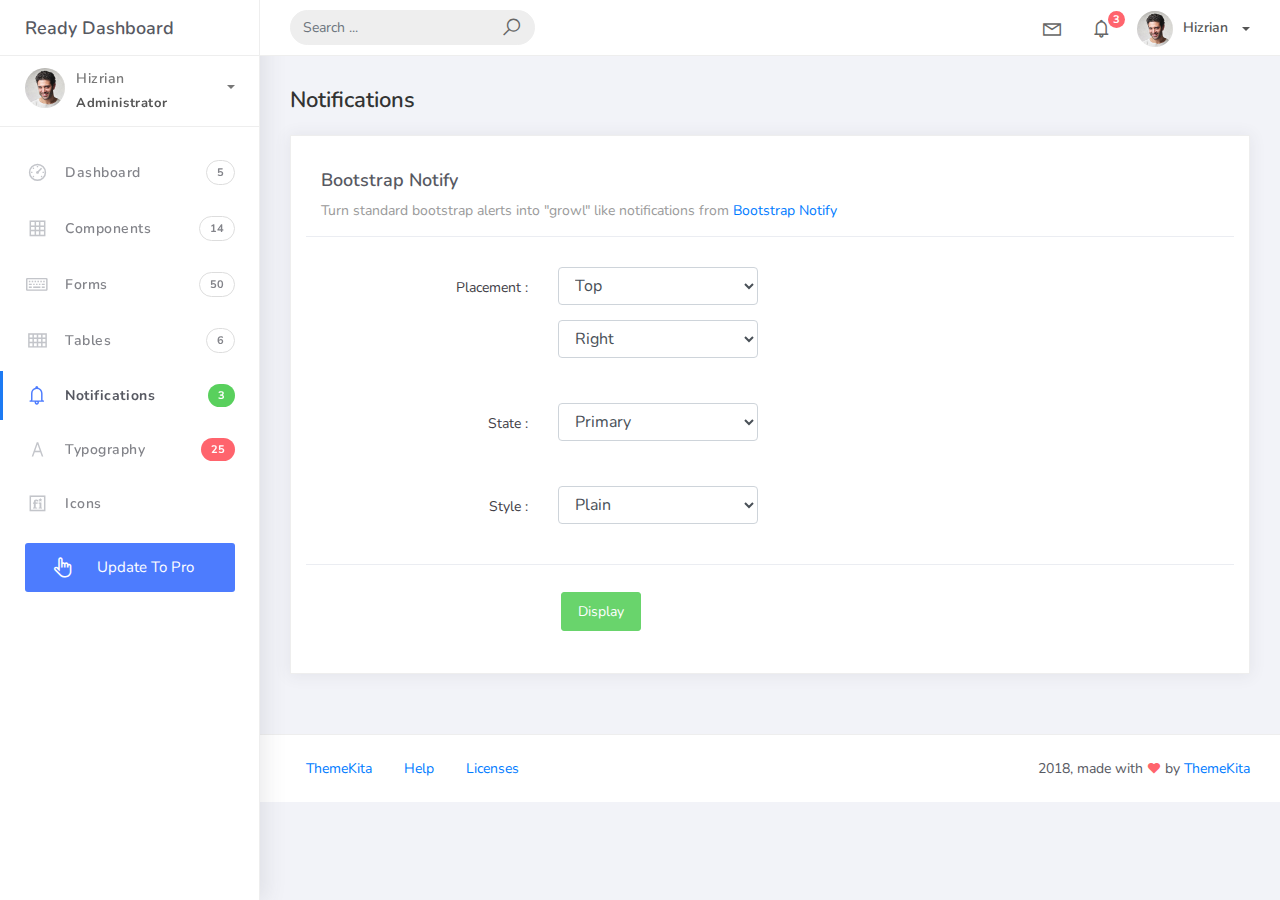
<file: TravelStaff/wwwroot/Ready-Bootstrap-Dashboard-master/notifications.html>
<!DOCTYPE html>
<html>
<head>
	<meta http-equiv="X-UA-Compatible" content="IE=edge,chrome=1" />
	<title>Notifications - Ready Bootstrap Dashboard</title>
	<meta content='width=device-width, initial-scale=1.0, maximum-scale=1.0, user-scalable=0, shrink-to-fit=no' name='viewport' />
	<link rel="stylesheet" href="assets/css/bootstrap.min.css">
	<link rel="stylesheet" href="https://fonts.googleapis.com/css?family=Nunito:200,200i,300,300i,400,400i,600,600i,700,700i,800,800i,900,900i">
	<link rel="stylesheet" href="assets/css/ready.css">
	<link rel="stylesheet" href="assets/css/demo.css">
</head>
<body>
	<div class="wrapper">
		<div class="main-header">
			<div class="logo-header">
				<a href="index.html" class="logo">
					Ready Dashboard
				</a>
				<button class="navbar-toggler sidenav-toggler ml-auto" type="button" data-toggle="collapse" data-target="collapse" aria-controls="sidebar" aria-expanded="false" aria-label="Toggle navigation">
					<span class="navbar-toggler-icon"></span>
				</button>
				<button class="topbar-toggler more"><i class="la la-ellipsis-v"></i></button>
			</div>
			<nav class="navbar navbar-header navbar-expand-lg">
				<div class="container-fluid">
					
					<form class="navbar-left navbar-form nav-search mr-md-3" action="">
						<div class="input-group">
							<input type="text" placeholder="Search ..." class="form-control">
							<div class="input-group-append">
								<span class="input-group-text">
									<i class="la la-search search-icon"></i>
								</span>
							</div>
						</div>
					</form>
					<ul class="navbar-nav topbar-nav ml-md-auto align-items-center">
						<li class="nav-item dropdown hidden-caret">
							<a class="nav-link dropdown-toggle" href="#" id="navbarDropdown" role="button" data-toggle="dropdown" aria-haspopup="true" aria-expanded="false">
								<i class="la la-envelope"></i>
							</a>
							<div class="dropdown-menu" aria-labelledby="navbarDropdown">
								<a class="dropdown-item" href="#">Action</a>
								<a class="dropdown-item" href="#">Another action</a>
								<div class="dropdown-divider"></div>
								<a class="dropdown-item" href="#">Something else here</a>
							</div>
						</li>
						<li class="nav-item dropdown hidden-caret">
							<a class="nav-link dropdown-toggle" href="#" id="navbarDropdown" role="button" data-toggle="dropdown" aria-haspopup="true" aria-expanded="false">
								<i class="la la-bell"></i>
								<span class="notification">3</span>
							</a>
							<ul class="dropdown-menu notif-box" aria-labelledby="navbarDropdown">
								<li>
									<div class="dropdown-title">You have 4 new notification</div>
								</li>
								<li>
									<div class="notif-center">
										<a href="#">
											<div class="notif-icon notif-primary"> <i class="la la-user-plus"></i> </div>
											<div class="notif-content">
												<span class="block">
													New user registered
												</span>
												<span class="time">5 minutes ago</span> 
											</div>
										</a>
										<a href="#">
											<div class="notif-icon notif-success"> <i class="la la-comment"></i> </div>
											<div class="notif-content">
												<span class="block">
													Rahmad commented on Admin
												</span>
												<span class="time">12 minutes ago</span> 
											</div>
										</a>
										<a href="#">
											<div class="notif-img"> 
												<img src="assets/img/profile2.jpg" alt="Img Profile">
											</div>
											<div class="notif-content">
												<span class="block">
													Reza send messages to you
												</span>
												<span class="time">12 minutes ago</span> 
											</div>
										</a>
										<a href="#">
											<div class="notif-icon notif-danger"> <i class="la la-heart"></i> </div>
											<div class="notif-content">
												<span class="block">
													Farrah liked Admin
												</span>
												<span class="time">17 minutes ago</span> 
											</div>
										</a>
									</div>
								</li>
								<li>
									<a class="see-all" href="javascript:void(0);"> <strong>See all notifications</strong> <i class="la la-angle-right"></i> </a>
								</li>
							</ul>
						</li>
						<li class="nav-item dropdown">
							<a class="dropdown-toggle profile-pic" data-toggle="dropdown" href="#" aria-expanded="false"> <img src="assets/img/profile.jpg" alt="user-img" width="36" class="img-circle"><span >Hizrian</span></span> </a>
							<ul class="dropdown-menu dropdown-user">
								<li>
									<div class="user-box">
										<div class="u-img"><img src="assets/img/profile.jpg" alt="user"></div>
										<div class="u-text">
											<h4>Hizrian</h4>
											<p class="text-muted">hello@themekita.com</p><a href="profile.html" class="btn btn-rounded btn-danger btn-sm">View Profile</a></div>
										</div>
									</li>
									<div class="dropdown-divider"></div>
									<a class="dropdown-item" href="#"><i class="ti-user"></i> My Profile</a>
									<a class="dropdown-item" href="#"></i> My Balance</a>
									<a class="dropdown-item" href="#"><i class="ti-email"></i> Inbox</a>
									<div class="dropdown-divider"></div>
									<a class="dropdown-item" href="#"><i class="ti-settings"></i> Account Setting</a>
									<div class="dropdown-divider"></div>
									<a class="dropdown-item" href="#"><i class="fa fa-power-off"></i> Logout</a>
								</ul>
								<!-- /.dropdown-user -->
							</li>
						</ul>
					</div>
				</nav>
			</div>
			<div class="sidebar">
				<div class="scrollbar-inner sidebar-wrapper">
					<div class="user">
						<div class="photo">
							<img src="assets/img/profile.jpg">
						</div>
						<div class="info">
							<a class="" data-toggle="collapse" href="#collapseExample" aria-expanded="true">
								<span>
									Hizrian
									<span class="user-level">Administrator</span>
									<span class="caret"></span>
								</span>
							</a>
							<div class="clearfix"></div>

							<div class="collapse in" id="collapseExample" aria-expanded="true" style="">
								<ul class="nav">
									<li>
										<a href="#profile">
											<span class="link-collapse">My Profile</span>
										</a>
									</li>
									<li>
										<a href="#edit">
											<span class="link-collapse">Edit Profile</span>
										</a>
									</li>
									<li>
										<a href="#settings">
											<span class="link-collapse">Settings</span>
										</a>
									</li>
								</ul>
							</div>
						</div>
					</div>
					<ul class="nav">
						<li class="nav-item">
							<a href="index.html">
								<i class="la la-dashboard"></i>
								<p>Dashboard</p>
								<span class="badge badge-count">5</span>
							</a>
						</li>
						<li class="nav-item">
							<a href="components.html">
								<i class="la la-table"></i>
								<p>Components</p>
								<span class="badge badge-count">14</span>
							</a>
						</li>
						<li class="nav-item">
							<a href="forms.html">
								<i class="la la-keyboard-o"></i>
								<p>Forms</p>
								<span class="badge badge-count">50</span>
							</a>
						</li>
						<li class="nav-item">
							<a href="tables.html">
								<i class="la la-th"></i>
								<p>Tables</p>
								<span class="badge badge-count">6</span>
							</a>
						</li>
						<li class="nav-item active">
							<a href="notifications.html">
								<i class="la la-bell"></i>
								<p>Notifications</p>
								<span class="badge badge-success">3</span>
							</a>
						</li>
						<li class="nav-item">
							<a href="typography.html">
								<i class="la la-font"></i>
								<p>Typography</p>
								<span class="badge badge-danger">25</span>
							</a>
						</li>
						<li class="nav-item">
							<a href="icons.html">
								<i class="la la-fonticons"></i>
								<p>Icons</p>
							</a>
						</li>
						<li class="nav-item update-pro">
							<button  data-toggle="modal" data-target="#modalUpdate">
								<i class="la la-hand-pointer-o"></i>
								<p>Update To Pro</p>
							</button>
						</li>
					</ul>
				</div>
			</div>
			<div class="main-panel">
				<div class="content">
					<div class="container-fluid">
						<h4 class="page-title">Notifications</h4>
						<div class="row">
							<div class="col-md-12">
								<div class="card">
									<div class="card-header">
										<div class="card-title">Bootstrap Notify</div>
										<div class="card-category">Turn standard bootstrap alerts into "growl" like notifications from <a class="link" href="http://bootstrap-notify.remabledesigns.com/">Bootstrap Notify</a></div>
									</div>
									<div class="card-body">
										<div class="form">
											<div class="form-group from-show-notify row">
												<div class="col-lg-3 col-md-3 col-sm-12 text-right">
													<label>Placement :</label>
												</div>
												<div class="col-lg-4 col-md-9 col-sm-12">
													<select class="form-control input-fixed" id="notify_placement_from">
														<option value="top">Top</option>
														<option value="bottom">Bottom</option>
													</select>
													<select class="form-control input-fixed" id="notify_placement_align">
														<option value="left">Left</option>
														<option value="right" selected="">Right</option>
														<option value="center">Center</option>
													</select>
												</div>
											</div>
											<div class="form-group from-show-notify row">
												<div class="col-lg-3 col-md-3 col-sm-12 text-right">
													<label>State :</label>
												</div>
												<div class="col-lg-4 col-md-9 col-sm-12">
													<select class="form-control input-fixed" id="notify_state">
														<option value="primary">Primary</option>
														<option value="info">Info</option>
														<option value="success">Success</option>
														<option value="warning">Warning</option>
														<option value="danger">Danger</option>
													</select>
												</div>
											</div>
											<div class="form-group from-show-notify row">
												<div class="col-lg-3 col-md-3 col-sm-12 text-right">
													<label>Style :</label>
												</div>
												<div class="col-lg-4 col-md-9 col-sm-12">
													<select class="form-control input-fixed" id="notify_style">
														<option value="plain">Plain</option>
														<option value="withicon">With Icon</option>
													</select>
												</div>
											</div>
										</div>
									</div>
									<div class="card-footer">
										<div class="form">
											<div class="form-group from-show-notify row">
												<div class="col-lg-3 col-md-3 col-sm-12">

												</div>
												<div class="col-lg-4 col-md-9 col-sm-12">
													<button id="displayNotif" class="btn btn-success">Display</button>
												</div>
											</div>
										</div>
									</div>
								</div>
							</div>
						</div>
					</div>
				</div>
				<footer class="footer">
					<div class="container-fluid">
						<nav class="pull-left">
							<ul class="nav">
								<li class="nav-item">
									<a class="nav-link" href="http://www.themekita.com">
										ThemeKita
									</a>
								</li>
								<li class="nav-item">
									<a class="nav-link" href="#">
										Help
									</a>
								</li>
								<li class="nav-item">
									<a class="nav-link" href="https://themewagon.com/license/#free-item">
										Licenses
									</a>
								</li>
							</ul>
						</nav>
						<div class="copyright ml-auto">
							2018, made with <i class="la la-heart heart text-danger"></i> by <a href="http://www.themekita.com">ThemeKita</a>
						</div>				
					</div>
				</footer>
			</div>
		</div>
	</div>
	<!-- Modal -->
	<div class="modal fade" id="modalUpdate" tabindex="-1" role="dialog" aria-labelledby="modalUpdatePro" aria-hidden="true">
		<div class="modal-dialog modal-dialog-centered" role="document">
			<div class="modal-content">
				<div class="modal-header bg-primary">
					<h6 class="modal-title"><i class="la la-frown-o"></i> Under Development</h6>
					<button type="button" class="close" data-dismiss="modal" aria-label="Close">
						<span aria-hidden="true">&times;</span>
					</button>
				</div>
				<div class="modal-body text-center">									
					<p>Currently the pro version of the <b>Ready Dashboard</b> Bootstrap is in progress development</p>
					<p>
					<b>We'll let you know when it's done</b></p>
				</div>
				<div class="modal-footer">
					<button type="button" class="btn btn-secondary" data-dismiss="modal">Close</button>
				</div>
			</div>
		</div>
	</div>
</body>
<script src="assets/js/core/jquery.3.2.1.min.js"></script>
<script src="assets/js/plugin/jquery-ui-1.12.1.custom/jquery-ui.min.js"></script>
<script src="assets/js/core/popper.min.js"></script>
<script src="assets/js/core/bootstrap.min.js"></script>
<script src="assets/js/plugin/chartist/chartist.min.js"></script>
<script src="assets/js/plugin/chartist/plugin/chartist-plugin-tooltip.min.js"></script>
<script src="assets/js/plugin/bootstrap-notify/bootstrap-notify.min.js"></script>
<script src="assets/js/plugin/bootstrap-toggle/bootstrap-toggle.min.js"></script>
<script src="assets/js/plugin/jquery-mapael/jquery.mapael.min.js"></script>
<script src="assets/js/plugin/jquery-mapael/maps/world_countries.min.js"></script>
<script src="assets/js/plugin/chart-circle/circles.min.js"></script>
<script src="assets/js/plugin/jquery-scrollbar/jquery.scrollbar.min.js"></script>
<script src="assets/js/ready.min.js"></script>
<script>
	$('#displayNotif').on('click', function(){
		var placementFrom = $('#notify_placement_from option:selected').val();
		var placementAlign = $('#notify_placement_align option:selected').val();
		var state = $('#notify_state option:selected').val();
		var style = $('#notify_style option:selected').val();
		var content = {};

		content.message = 'Turning standard Bootstrap alerts into "notify" like notifications';
		content.title = 'Bootstrap notify';
		if (style == "withicon") {
			content.icon = 'la la-bell';
		} else {
			content.icon = 'none';
		}
		content.url = 'index.html';
		content.target = '_blank';

		$.notify(content,{
			type: state,
			placement: {
				from: placementFrom,
				align: placementAlign
			},
			time: 1000,
		});
	});
</script>
</html>
</file>
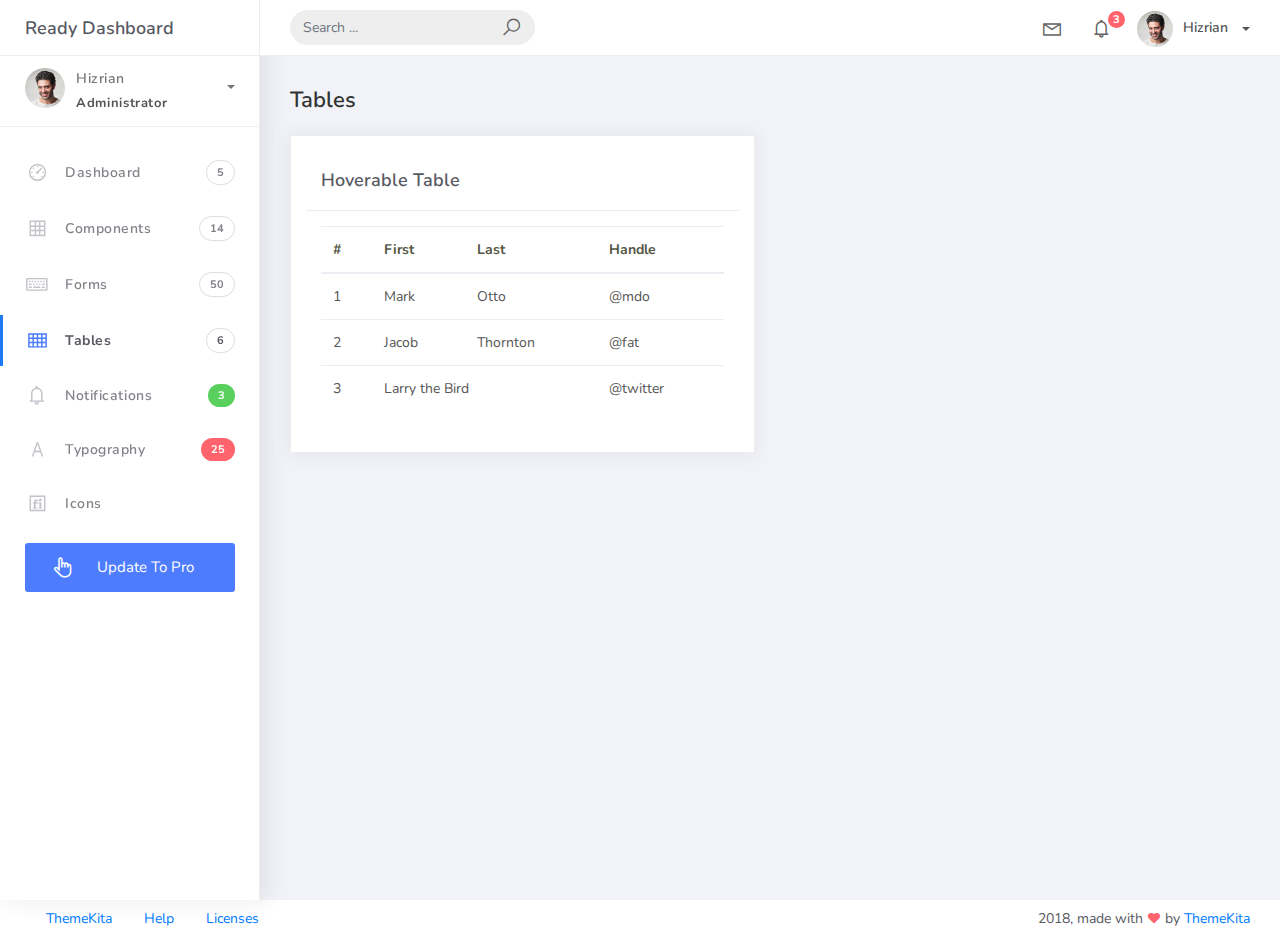
<file: TravelStaff/wwwroot/Ready-Bootstrap-Dashboard-master/tables.html>
<!DOCTYPE html>
<html>
<head>
	<meta http-equiv="X-UA-Compatible" content="IE=edge,chrome=1" />
	<title>Tables - Ready Bootstrap Dashboard</title>
	<meta content='width=device-width, initial-scale=1.0, maximum-scale=1.0, user-scalable=0, shrink-to-fit=no' name='viewport' />
	<link rel="stylesheet" href="assets/css/bootstrap.min.css">
	<link rel="stylesheet" href="https://fonts.googleapis.com/css?family=Nunito:200,200i,300,300i,400,400i,600,600i,700,700i,800,800i,900,900i">
	<link rel="stylesheet" href="assets/css/ready.css">
	<link rel="stylesheet" href="assets/css/demo.css">
</head>
<body>
	<div class="wrapper">
		<div class="main-header">
			<div class="logo-header">
				<a href="index.html" class="logo">
					Ready Dashboard
				</a>
				<button class="navbar-toggler sidenav-toggler ml-auto" type="button" data-toggle="collapse" data-target="collapse" aria-controls="sidebar" aria-expanded="false" aria-label="Toggle navigation">
					<span class="navbar-toggler-icon"></span>
				</button>
				<button class="topbar-toggler more"><i class="la la-ellipsis-v"></i></button>
			</div>
			<nav class="navbar navbar-header navbar-expand-lg">
				<div class="container-fluid">
					
					<form class="navbar-left navbar-form nav-search mr-md-3" action="">
						<div class="input-group">
							<input type="text" placeholder="Search ..." class="form-control">
							<div class="input-group-append">
								<span class="input-group-text">
									<i class="la la-search search-icon"></i>
								</span>
							</div>
						</div>
					</form>
					<ul class="navbar-nav topbar-nav ml-md-auto align-items-center">
						<li class="nav-item dropdown hidden-caret">
							<a class="nav-link dropdown-toggle" href="#" id="navbarDropdown" role="button" data-toggle="dropdown" aria-haspopup="true" aria-expanded="false">
								<i class="la la-envelope"></i>
							</a>
							<div class="dropdown-menu" aria-labelledby="navbarDropdown">
								<a class="dropdown-item" href="#">Action</a>
								<a class="dropdown-item" href="#">Another action</a>
								<div class="dropdown-divider"></div>
								<a class="dropdown-item" href="#">Something else here</a>
							</div>
						</li>
						<li class="nav-item dropdown hidden-caret">
							<a class="nav-link dropdown-toggle" href="#" id="navbarDropdown" role="button" data-toggle="dropdown" aria-haspopup="true" aria-expanded="false">
								<i class="la la-bell"></i>
								<span class="notification">3</span>
							</a>
							<ul class="dropdown-menu notif-box" aria-labelledby="navbarDropdown">
								<li>
									<div class="dropdown-title">You have 4 new notification</div>
								</li>
								<li>
									<div class="notif-center">
										<a href="#">
											<div class="notif-icon notif-primary"> <i class="la la-user-plus"></i> </div>
											<div class="notif-content">
												<span class="block">
													New user registered
												</span>
												<span class="time">5 minutes ago</span> 
											</div>
										</a>
										<a href="#">
											<div class="notif-icon notif-success"> <i class="la la-comment"></i> </div>
											<div class="notif-content">
												<span class="block">
													Rahmad commented on Admin
												</span>
												<span class="time">12 minutes ago</span> 
											</div>
										</a>
										<a href="#">
											<div class="notif-img"> 
												<img src="assets/img/profile2.jpg" alt="Img Profile">
											</div>
											<div class="notif-content">
												<span class="block">
													Reza send messages to you
												</span>
												<span class="time">12 minutes ago</span> 
											</div>
										</a>
										<a href="#">
											<div class="notif-icon notif-danger"> <i class="la la-heart"></i> </div>
											<div class="notif-content">
												<span class="block">
													Farrah liked Admin
												</span>
												<span class="time">17 minutes ago</span> 
											</div>
										</a>
									</div>
								</li>
								<li>
									<a class="see-all" href="javascript:void(0);"> <strong>See all notifications</strong> <i class="la la-angle-right"></i> </a>
								</li>
							</ul>
						</li>
						<li class="nav-item dropdown">
							<a class="dropdown-toggle profile-pic" data-toggle="dropdown" href="#" aria-expanded="false"> <img src="assets/img/profile.jpg" alt="user-img" width="36" class="img-circle"><span >Hizrian</span></span> </a>
							<ul class="dropdown-menu dropdown-user">
								<li>
									<div class="user-box">
										<div class="u-img"><img src="assets/img/profile.jpg" alt="user"></div>
										<div class="u-text">
											<h4>Hizrian</h4>
											<p class="text-muted">hello@themekita.com</p><a href="profile.html" class="btn btn-rounded btn-danger btn-sm">View Profile</a></div>
										</div>
									</li>
									<div class="dropdown-divider"></div>
									<a class="dropdown-item" href="#"><i class="ti-user"></i> My Profile</a>
									<a class="dropdown-item" href="#"></i> My Balance</a>
									<a class="dropdown-item" href="#"><i class="ti-email"></i> Inbox</a>
									<div class="dropdown-divider"></div>
									<a class="dropdown-item" href="#"><i class="ti-settings"></i> Account Setting</a>
									<div class="dropdown-divider"></div>
									<a class="dropdown-item" href="#"><i class="fa fa-power-off"></i> Logout</a>
								</ul>
								<!-- /.dropdown-user -->
							</li>
						</ul>
					</div>
				</nav>
			</div>
			<div class="sidebar">
				<div class="scrollbar-inner sidebar-wrapper">
					<div class="user">
						<div class="photo">
							<img src="assets/img/profile.jpg">
						</div>
						<div class="info">
							<a class="" data-toggle="collapse" href="#collapseExample" aria-expanded="true">
								<span>
									Hizrian
									<span class="user-level">Administrator</span>
									<span class="caret"></span>
								</span>
							</a>
							<div class="clearfix"></div>

							<div class="collapse in" id="collapseExample" aria-expanded="true" style="">
								<ul class="nav">
									<li>
										<a href="#profile">
											<span class="link-collapse">My Profile</span>
										</a>
									</li>
									<li>
										<a href="#edit">
											<span class="link-collapse">Edit Profile</span>
										</a>
									</li>
									<li>
										<a href="#settings">
											<span class="link-collapse">Settings</span>
										</a>
									</li>
								</ul>
							</div>
						</div>
					</div>
					<ul class="nav">
						<li class="nav-item">
							<a href="index.html">
								<i class="la la-dashboard"></i>
								<p>Dashboard</p>
								<span class="badge badge-count">5</span>
							</a>
						</li>
						<li class="nav-item">
							<a href="components.html">
								<i class="la la-table"></i>
								<p>Components</p>
								<span class="badge badge-count">14</span>
							</a>
						</li>
						<li class="nav-item">
							<a href="forms.html">
								<i class="la la-keyboard-o"></i>
								<p>Forms</p>
								<span class="badge badge-count">50</span>
							</a>
						</li>
						<li class="nav-item active">
							<a href="tables.html">
								<i class="la la-th"></i>
								<p>Tables</p>
								<span class="badge badge-count">6</span>
							</a>
						</li>
						<li class="nav-item">
							<a href="notifications.html">
								<i class="la la-bell"></i>
								<p>Notifications</p>
								<span class="badge badge-success">3</span>
							</a>
						</li>
						<li class="nav-item">
							<a href="typography.html">
								<i class="la la-font"></i>
								<p>Typography</p>
								<span class="badge badge-danger">25</span>
							</a>
						</li>
						<li class="nav-item">
							<a href="icons.html">
								<i class="la la-fonticons"></i>
								<p>Icons</p>
							</a>
						</li>
						<li class="nav-item update-pro">
							<button  data-toggle="modal" data-target="#modalUpdate">
								<i class="la la-hand-pointer-o"></i>
								<p>Update To Pro</p>
							</button>
						</li>
					</ul>
				</div>
			</div>
			<div class="main-panel">
				<div class="content">
					<div class="container-fluid">
						<h4 class="page-title">Tables</h4>
						<div class="row">
							<div class="col-md-6">
								<div class="card">
									<div class="card-header">
										<div class="card-title">Hoverable Table</div>
									</div>
									<div class="card-body">
										<table class="table table-hover">
											<thead>
												<tr>
													<th scope="col">#</th>
													<th scope="col">First</th>
													<th scope="col">Last</th>
													<th scope="col">Handle</th>
												</tr>
											</thead>
											<tbody>
												<tr>
													<td>1</td>
													<td>Mark</td>
													<td>Otto</td>
													<td>@mdo</td>
												</tr>
												<tr>
													<td>2</td>
													<td>Jacob</td>
													<td>Thornton</td>
													<td>@fat</td>
												</tr>
												<tr>
													<td>3</td>
													<td colspan="2">Larry the Bird</td>
													<td>@twitter</td>
												</tr>
											</tbody>
										</table>
									</div>
								</div>


								</div>
							</div>
						</div>
					</div>
				</div>
				<footer class="footer">
					<div class="container-fluid">
						<nav class="pull-left">
							<ul class="nav">
								<li class="nav-item">
									<a class="nav-link" href="http://www.themekita.com">
										ThemeKita
									</a>
								</li>
								<li class="nav-item">
									<a class="nav-link" href="#">
										Help
									</a>
								</li>
								<li class="nav-item">
									<a class="nav-link" href="https://themewagon.com/license/#free-item">
										Licenses
									</a>
								</li>
							</ul>
						</nav>
						<div class="copyright ml-auto">
							2018, made with <i class="la la-heart heart text-danger"></i> by <a href="http://www.themekita.com">ThemeKita</a>
						</div>				
					</div>
				</footer>
			</div>
		</div>
	</div>
</div>
<!-- Modal -->
<div class="modal fade" id="modalUpdate" tabindex="-1" role="dialog" aria-labelledby="modalUpdatePro" aria-hidden="true">
	<div class="modal-dialog modal-dialog-centered" role="document">
		<div class="modal-content">
			<div class="modal-header bg-primary">
				<h6 class="modal-title"><i class="la la-frown-o"></i> Under Development</h6>
				<button type="button" class="close" data-dismiss="modal" aria-label="Close">
					<span aria-hidden="true">&times;</span>
				</button>
			</div>
			<div class="modal-body text-center">									
				<p>Currently the pro version of the <b>Ready Dashboard</b> Bootstrap is in progress development</p>
				<p>
				<b>We'll let you know when it's done</b></p>
			</div>
			<div class="modal-footer">
				<button type="button" class="btn btn-secondary" data-dismiss="modal">Close</button>
			</div>
		</div>
	</div>
</div>
</body>
<script src="assets/js/core/jquery.3.2.1.min.js"></script>
<script src="assets/js/plugin/jquery-ui-1.12.1.custom/jquery-ui.min.js"></script>
<script src="assets/js/core/popper.min.js"></script>
<script src="assets/js/core/bootstrap.min.js"></script>
<script src="assets/js/plugin/chartist/chartist.min.js"></script>
<script src="assets/js/plugin/chartist/plugin/chartist-plugin-tooltip.min.js"></script>
<script src="assets/js/plugin/bootstrap-notify/bootstrap-notify.min.js"></script>
<script src="assets/js/plugin/bootstrap-toggle/bootstrap-toggle.min.js"></script>
<script src="assets/js/plugin/jquery-mapael/jquery.mapael.min.js"></script>
<script src="assets/js/plugin/jquery-mapael/maps/world_countries.min.js"></script>
<script src="assets/js/plugin/chart-circle/circles.min.js"></script>
<script src="assets/js/plugin/jquery-scrollbar/jquery.scrollbar.min.js"></script>
<script src="assets/js/ready.min.js"></script>
<script>
	$('#displayNotif').on('click', function(){
		var placementFrom = $('#notify_placement_from option:selected').val();
		var placementAlign = $('#notify_placement_align option:selected').val();
		var state = $('#notify_state option:selected').val();
		var style = $('#notify_style option:selected').val();
		var content = {};

		content.message = 'Turning standard Bootstrap alerts into "notify" like notifications';
		content.title = 'Bootstrap notify';
		if (style == "withicon") {
			content.icon = 'la la-bell';
		} else {
			content.icon = 'none';
		}
		content.url = 'index.html';
		content.target = '_blank';

		$.notify(content,{
			type: state,
			placement: {
				from: placementFrom,
				align: placementAlign
			},
			time: 1000,
		});
	});
</script>
</html>
</file>
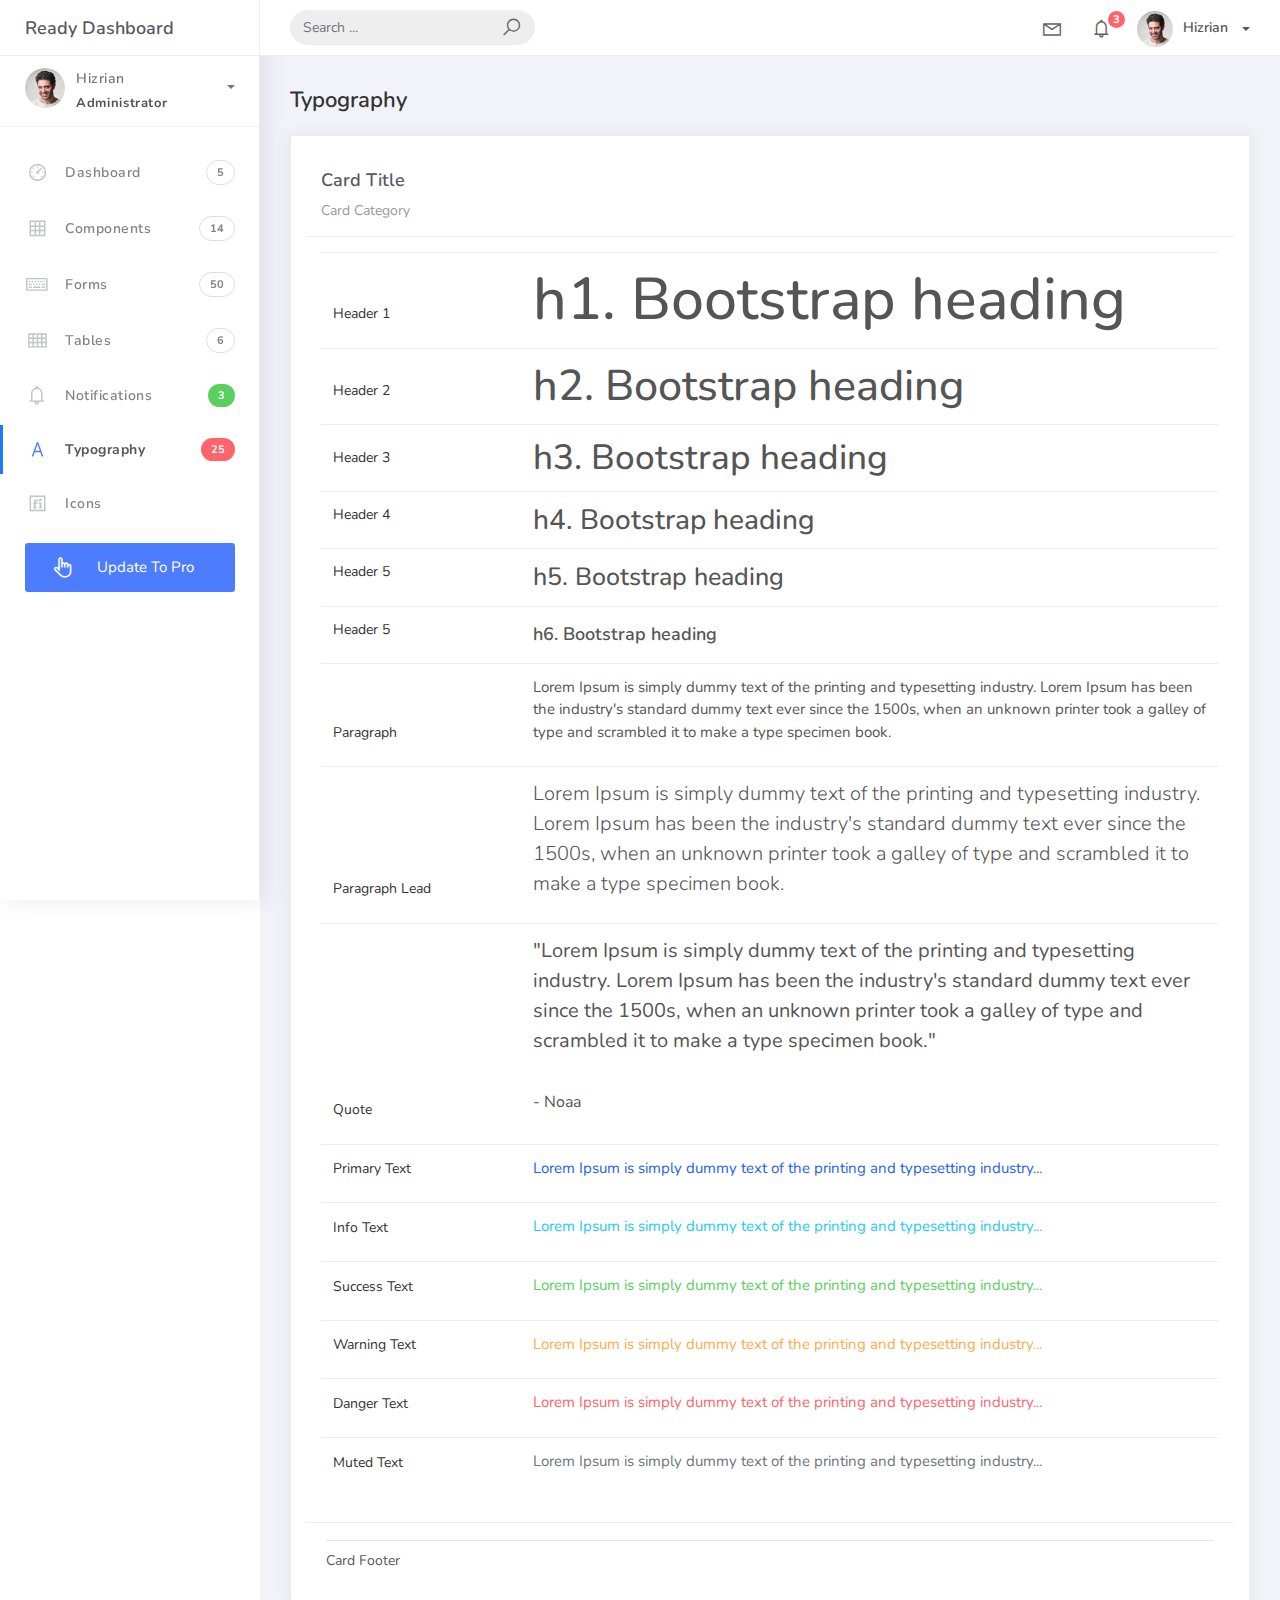
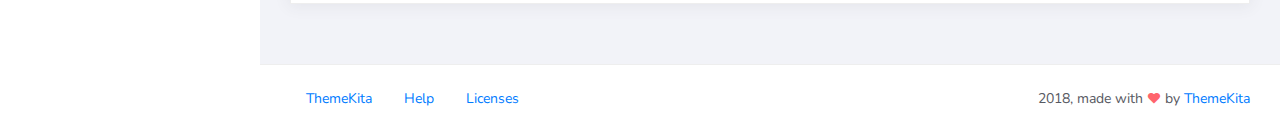
<file: TravelStaff/wwwroot/Ready-Bootstrap-Dashboard-master/typography.html>
<!DOCTYPE html>
<html>
<head>
	<meta http-equiv="X-UA-Compatible" content="IE=edge,chrome=1" />
	<title>Typography - Ready Bootstrap Dashboard</title>
	<meta content='width=device-width, initial-scale=1.0, maximum-scale=1.0, user-scalable=0, shrink-to-fit=no' name='viewport' />
	<link rel="stylesheet" href="assets/css/bootstrap.min.css">
	<link rel="stylesheet" href="https://fonts.googleapis.com/css?family=Nunito:200,200i,300,300i,400,400i,600,600i,700,700i,800,800i,900,900i">
	<link rel="stylesheet" href="assets/css/ready.css">
	<link rel="stylesheet" href="assets/css/demo.css">
</head>
<body>
	<div class="wrapper">
		<div class="main-header">
			<div class="logo-header">
				<a href="index.html" class="logo">
					Ready Dashboard
				</a>
				<button class="navbar-toggler sidenav-toggler ml-auto" type="button" data-toggle="collapse" data-target="collapse" aria-controls="sidebar" aria-expanded="false" aria-label="Toggle navigation">
					<span class="navbar-toggler-icon"></span>
				</button>
				<button class="topbar-toggler more"><i class="la la-ellipsis-v"></i></button>
			</div>
			<nav class="navbar navbar-header navbar-expand-lg">
				<div class="container-fluid">
					
					<form class="navbar-left navbar-form nav-search mr-md-3" action="">
						<div class="input-group">
							<input type="text" placeholder="Search ..." class="form-control">
							<div class="input-group-append">
								<span class="input-group-text">
									<i class="la la-search search-icon"></i>
								</span>
							</div>
						</div>
					</form>
					<ul class="navbar-nav topbar-nav ml-md-auto align-items-center">
						<li class="nav-item dropdown hidden-caret">
							<a class="nav-link dropdown-toggle" href="#" id="navbarDropdown" role="button" data-toggle="dropdown" aria-haspopup="true" aria-expanded="false">
								<i class="la la-envelope"></i>
							</a>
							<div class="dropdown-menu" aria-labelledby="navbarDropdown">
								<a class="dropdown-item" href="#">Action</a>
								<a class="dropdown-item" href="#">Another action</a>
								<div class="dropdown-divider"></div>
								<a class="dropdown-item" href="#">Something else here</a>
							</div>
						</li>
						<li class="nav-item dropdown hidden-caret">
							<a class="nav-link dropdown-toggle" href="#" id="navbarDropdown" role="button" data-toggle="dropdown" aria-haspopup="true" aria-expanded="false">
								<i class="la la-bell"></i>
								<span class="notification">3</span>
							</a>
							<ul class="dropdown-menu notif-box" aria-labelledby="navbarDropdown">
								<li>
									<div class="dropdown-title">You have 4 new notification</div>
								</li>
								<li>
									<div class="notif-center">
										<a href="#">
											<div class="notif-icon notif-primary"> <i class="la la-user-plus"></i> </div>
											<div class="notif-content">
												<span class="block">
													New user registered
												</span>
												<span class="time">5 minutes ago</span> 
											</div>
										</a>
										<a href="#">
											<div class="notif-icon notif-success"> <i class="la la-comment"></i> </div>
											<div class="notif-content">
												<span class="block">
													Rahmad commented on Admin
												</span>
												<span class="time">12 minutes ago</span> 
											</div>
										</a>
										<a href="#">
											<div class="notif-img"> 
												<img src="assets/img/profile2.jpg" alt="Img Profile">
											</div>
											<div class="notif-content">
												<span class="block">
													Reza send messages to you
												</span>
												<span class="time">12 minutes ago</span> 
											</div>
										</a>
										<a href="#">
											<div class="notif-icon notif-danger"> <i class="la la-heart"></i> </div>
											<div class="notif-content">
												<span class="block">
													Farrah liked Admin
												</span>
												<span class="time">17 minutes ago</span> 
											</div>
										</a>
									</div>
								</li>
								<li>
									<a class="see-all" href="javascript:void(0);"> <strong>See all notifications</strong> <i class="la la-angle-right"></i> </a>
								</li>
							</ul>
						</li>
						<li class="nav-item dropdown">
							<a class="dropdown-toggle profile-pic" data-toggle="dropdown" href="#" aria-expanded="false"> <img src="assets/img/profile.jpg" alt="user-img" width="36" class="img-circle"><span >Hizrian</span></span> </a>
							<ul class="dropdown-menu dropdown-user">
								<li>
									<div class="user-box">
										<div class="u-img"><img src="assets/img/profile.jpg" alt="user"></div>
										<div class="u-text">
											<h4>Hizrian</h4>
											<p class="text-muted">hello@themekita.com</p><a href="profile.html" class="btn btn-rounded btn-danger btn-sm">View Profile</a></div>
										</div>
									</li>
									<div class="dropdown-divider"></div>
									<a class="dropdown-item" href="#"><i class="ti-user"></i> My Profile</a>
									<a class="dropdown-item" href="#"></i> My Balance</a>
									<a class="dropdown-item" href="#"><i class="ti-email"></i> Inbox</a>
									<div class="dropdown-divider"></div>
									<a class="dropdown-item" href="#"><i class="ti-settings"></i> Account Setting</a>
									<div class="dropdown-divider"></div>
									<a class="dropdown-item" href="#"><i class="fa fa-power-off"></i> Logout</a>
								</ul>
								<!-- /.dropdown-user -->
							</li>
						</ul>
					</div>
				</nav>
			</div>
			<div class="sidebar">
				<div class="scrollbar-inner sidebar-wrapper">
					<div class="user">
						<div class="photo">
							<img src="assets/img/profile.jpg">
						</div>
						<div class="info">
							<a class="" data-toggle="collapse" href="#collapseExample" aria-expanded="true">
								<span>
									Hizrian
									<span class="user-level">Administrator</span>
									<span class="caret"></span>
								</span>
							</a>
							<div class="clearfix"></div>

							<div class="collapse in" id="collapseExample" aria-expanded="true" style="">
								<ul class="nav">
									<li>
										<a href="#profile">
											<span class="link-collapse">My Profile</span>
										</a>
									</li>
									<li>
										<a href="#edit">
											<span class="link-collapse">Edit Profile</span>
										</a>
									</li>
									<li>
										<a href="#settings">
											<span class="link-collapse">Settings</span>
										</a>
									</li>
								</ul>
							</div>
						</div>
					</div>
					<ul class="nav">
						<li class="nav-item">
							<a href="index.html">
								<i class="la la-dashboard"></i>
								<p>Dashboard</p>
								<span class="badge badge-count">5</span>
							</a>
						</li>
						<li class="nav-item">
							<a href="components.html">
								<i class="la la-table"></i>
								<p>Components</p>
								<span class="badge badge-count">14</span>
							</a>
						</li>
						<li class="nav-item">
							<a href="forms.html">
								<i class="la la-keyboard-o"></i>
								<p>Forms</p>
								<span class="badge badge-count">50</span>
							</a>
						</li>
						<li class="nav-item">
							<a href="tables.html">
								<i class="la la-th"></i>
								<p>Tables</p>
								<span class="badge badge-count">6</span>
							</a>
						</li>
						<li class="nav-item">
							<a href="notifications.html">
								<i class="la la-bell"></i>
								<p>Notifications</p>
								<span class="badge badge-success">3</span>
							</a>
						</li>
						<li class="nav-item active">
							<a href="typography.html">
								<i class="la la-font"></i>
								<p>Typography</p>
								<span class="badge badge-danger">25</span>
							</a>
						</li>
						<li class="nav-item">
							<a href="icons.html">
								<i class="la la-fonticons"></i>
								<p>Icons</p>
							</a>
						</li>
						<li class="nav-item update-pro">
							<button  data-toggle="modal" data-target="#modalUpdate">
								<i class="la la-hand-pointer-o"></i>
								<p>Update To Pro</p>
							</button>
						</li>
					</ul>
				</div>
			</div>
			<div class="main-panel">
				<div class="content">
					<div class="container-fluid">
						<h4 class="page-title">Typography</h4>
						<div class="row">
							<div class="col-md-12">
								<div class="card">
									<div class="card-header">
										<div class="card-title">Card Title</div>
										<div class="card-category">Card Category</div>
									</div>
									<div class="card-body">
										<table class="table table-typo">
											<tbody>
												<tr>
													<td>
														<p>Header 1</p>

													</td>
													<td><span class="h1">h1. Bootstrap heading</span></td>
												</tr>
												<tr>
													<td>
														<p>Header 2</p>

													</td>
													<td><span class="h2">h2. Bootstrap heading</span></td>
												</tr>
												<tr>
													<td>
														<p>Header 3</p>

													</td>
													<td><span class="h3">h3. Bootstrap heading</span></td>
												</tr>
												<tr>
													<td>
														<p>Header 4</p>

													</td>
													<td><span class="h4">h4. Bootstrap heading</span></td>
												</tr>
												<tr>
													<td>
														<p>Header 5</p>

													</td>
													<td><span class="h5">h5. Bootstrap heading</span></td>
												</tr>
												<tr>
													<td>
														<p>Header 5</p>

													</td>
													<td><span class="h6">h6. Bootstrap heading</span></td>
												</tr>
												<tr>
													<td>
														<p>Paragraph</p>

													</td>
													<td><p>Lorem Ipsum is simply dummy text of the printing and typesetting industry. Lorem Ipsum has been the industry's standard dummy text ever since the 1500s, when an unknown printer took a galley of type and scrambled it to make a type specimen book.</p></span></td>
												</tr>
												<tr>
													<td>
														<p>Paragraph Lead</p>

													</td>
													<td><p class="lead">Lorem Ipsum is simply dummy text of the printing and typesetting industry. Lorem Ipsum has been the industry's standard dummy text ever since the 1500s, when an unknown printer took a galley of type and scrambled it to make a type specimen book.</p></td>
												</tr>
												<tr>
													<td>
														<p>Quote</p>

													</td>
													<td><blockquote>
														<p class="blockquote blockquote-primary">
															"Lorem Ipsum is simply dummy text of the printing and typesetting industry. Lorem Ipsum has been the industry's standard dummy text ever since the 1500s, when an unknown printer took a galley of type and scrambled it to make a type specimen book."
															<br>
															<br>
															<small>
																- Noaa
															</small>
														</p>
													</blockquote></td>
												</tr>
												<tr>
													<td>
														<p>Primary Text</p>

													</td>
													<td><p class="text-primary">Lorem Ipsum is simply dummy text of the printing and typesetting industry...</p></span></td>
												</tr>
												<tr>
													<td>
														<p>Info Text</p>

													</td>
													<td><p class="text-info">Lorem Ipsum is simply dummy text of the printing and typesetting industry...</p></span></td>
												</tr>
												<tr>
													<td>
														<p>Success Text</p>

													</td>
													<td><p class="text-success">Lorem Ipsum is simply dummy text of the printing and typesetting industry...</p></span></td>
												</tr>
												<tr>
													<td>
														<p>Warning Text</p>

													</td>
													<td><p class="text-warning">Lorem Ipsum is simply dummy text of the printing and typesetting industry...</p></span></td>
												</tr>
												<tr>
													<td>
														<p>Danger Text</p>

													</td>
													<td><p class="text-danger">Lorem Ipsum is simply dummy text of the printing and typesetting industry...</p></span></td>
												</tr>
												<tr>
													<td>
														<p>Muted Text</p>

													</td>
													<td><p class="text-muted">Lorem Ipsum is simply dummy text of the printing and typesetting industry...</p></span></td>
												</tr>
											</tbody>
										</table>
									</div>
									<div class="card-footer">
										<hr>
										Card Footer
									</div>
								</div>
							</div>
						</div>
					</div>
				</div>
				<footer class="footer">
					<div class="container-fluid">
						<nav class="pull-left">
							<ul class="nav">
								<li class="nav-item">
									<a class="nav-link" href="http://www.themekita.com">
										ThemeKita
									</a>
								</li>
								<li class="nav-item">
									<a class="nav-link" href="#">
										Help
									</a>
								</li>
								<li class="nav-item">
									<a class="nav-link" href="https://themewagon.com/license/#free-item">
										Licenses
									</a>
								</li>
							</ul>
						</nav>
						<div class="copyright ml-auto">
							2018, made with <i class="la la-heart heart text-danger"></i> by <a href="http://www.themekita.com">ThemeKita</a>
						</div>				
					</div>
				</footer>
			</div>
		</div>
	</div>
	<!-- Modal -->
	<div class="modal fade" id="modalUpdate" tabindex="-1" role="dialog" aria-labelledby="modalUpdatePro" aria-hidden="true">
		<div class="modal-dialog modal-dialog-centered" role="document">
			<div class="modal-content">
				<div class="modal-header bg-primary">
					<h6 class="modal-title"><i class="la la-frown-o"></i> Under Development</h6>
					<button type="button" class="close" data-dismiss="modal" aria-label="Close">
						<span aria-hidden="true">&times;</span>
					</button>
				</div>
				<div class="modal-body text-center">									
					<p>Currently the pro version of the <b>Ready Dashboard</b> Bootstrap is in progress development</p>
					<p>
					<b>We'll let you know when it's done</b></p>
				</div>
				<div class="modal-footer">
					<button type="button" class="btn btn-secondary" data-dismiss="modal">Close</button>
				</div>
			</div>
		</div>
	</div>
</body>
<script src="assets/js/core/jquery.3.2.1.min.js"></script>
<script src="assets/js/plugin/jquery-ui-1.12.1.custom/jquery-ui.min.js"></script>
<script src="assets/js/core/popper.min.js"></script>
<script src="assets/js/core/bootstrap.min.js"></script>
<script src="assets/js/plugin/chartist/chartist.min.js"></script>
<script src="assets/js/plugin/chartist/plugin/chartist-plugin-tooltip.min.js"></script>
<script src="assets/js/plugin/bootstrap-notify/bootstrap-notify.min.js"></script>
<script src="assets/js/plugin/bootstrap-toggle/bootstrap-toggle.min.js"></script>
<script src="assets/js/plugin/jquery-mapael/jquery.mapael.min.js"></script>
<script src="assets/js/plugin/jquery-mapael/maps/world_countries.min.js"></script>
<script src="assets/js/plugin/chart-circle/circles.min.js"></script>
<script src="assets/js/plugin/jquery-scrollbar/jquery.scrollbar.min.js"></script>
<script src="assets/js/ready.min.js"></script>
</html>
</file>
<file: TravelStaff/wwwroot/Ready-Bootstrap-Dashboard-master/assets/css/demo.css>
.update-pro{
	margin: 15px 25px;}

.update-pro button {
		padding: 13px 25px;
	background: #4d7cfe;
	color: #fff;
	border-radius: 3px;
	justify-content: center;
	width: 100%;
	border: 0;
	cursor: pointer;
}

.update-pro button:hover {
	background: #4d7cfe !important;
	color: #fff;
	transform: translateY(-2px);
	transition: all .2s linear;
}

.update-pro:hover button:before{
	display: none;
}

.update-pro button p, .update-pro button i{
	color: #fff !important;
	margin-bottom: 0px;
}

.update-pro button i{
	margin-right: 5px !important;
	font-size: 23px;
	color: #C3C5CA;
	margin-right: 15px;
	width: 25px;
	text-align: center;
	vertical-align: middle;
	float: left;
}

.demo .btn, .demo .progress{
	margin-bottom: 15px !important;
}

.demo .form-check-label, .demo .form-radio-label{
	margin-right: 15px;
}

.demo #slider{
	margin-bottom: 15px;
}

.table-typo tbody > tr > td{
	border-color: #fafafa;
}

.table-typo tbody > tr > td:first-child{
	min-width: 200px;
	vertical-align: bottom;
}

.table-typo tbody > tr > td:first-child p{
	font-size: 14px;
	color: #333;
}

.demo-icon {
	display: flex;
	flex-direction: row;
	align-items: center;
	margin-bottom: 20px;
	padding: 10px;
	transition: all .2s;
}

.demo-icon:hover{
	background-color: #f4f5f8;
	border-radius: 3px;
}

.demo-icon .icon-preview{
	font-size: 1.8rem;
	margin-right: 10px;
	line-height: 1;
	color: #333439;
}

.demo-icon .icon-class{
	font-weight: 300;
	font-size: 13px;
	color: #777;
}

.from-show-notify .form-control{
	margin-bottom: 15px;
}

.from-show-notify label{
	padding-top: 0.65rem;
}
</file>
